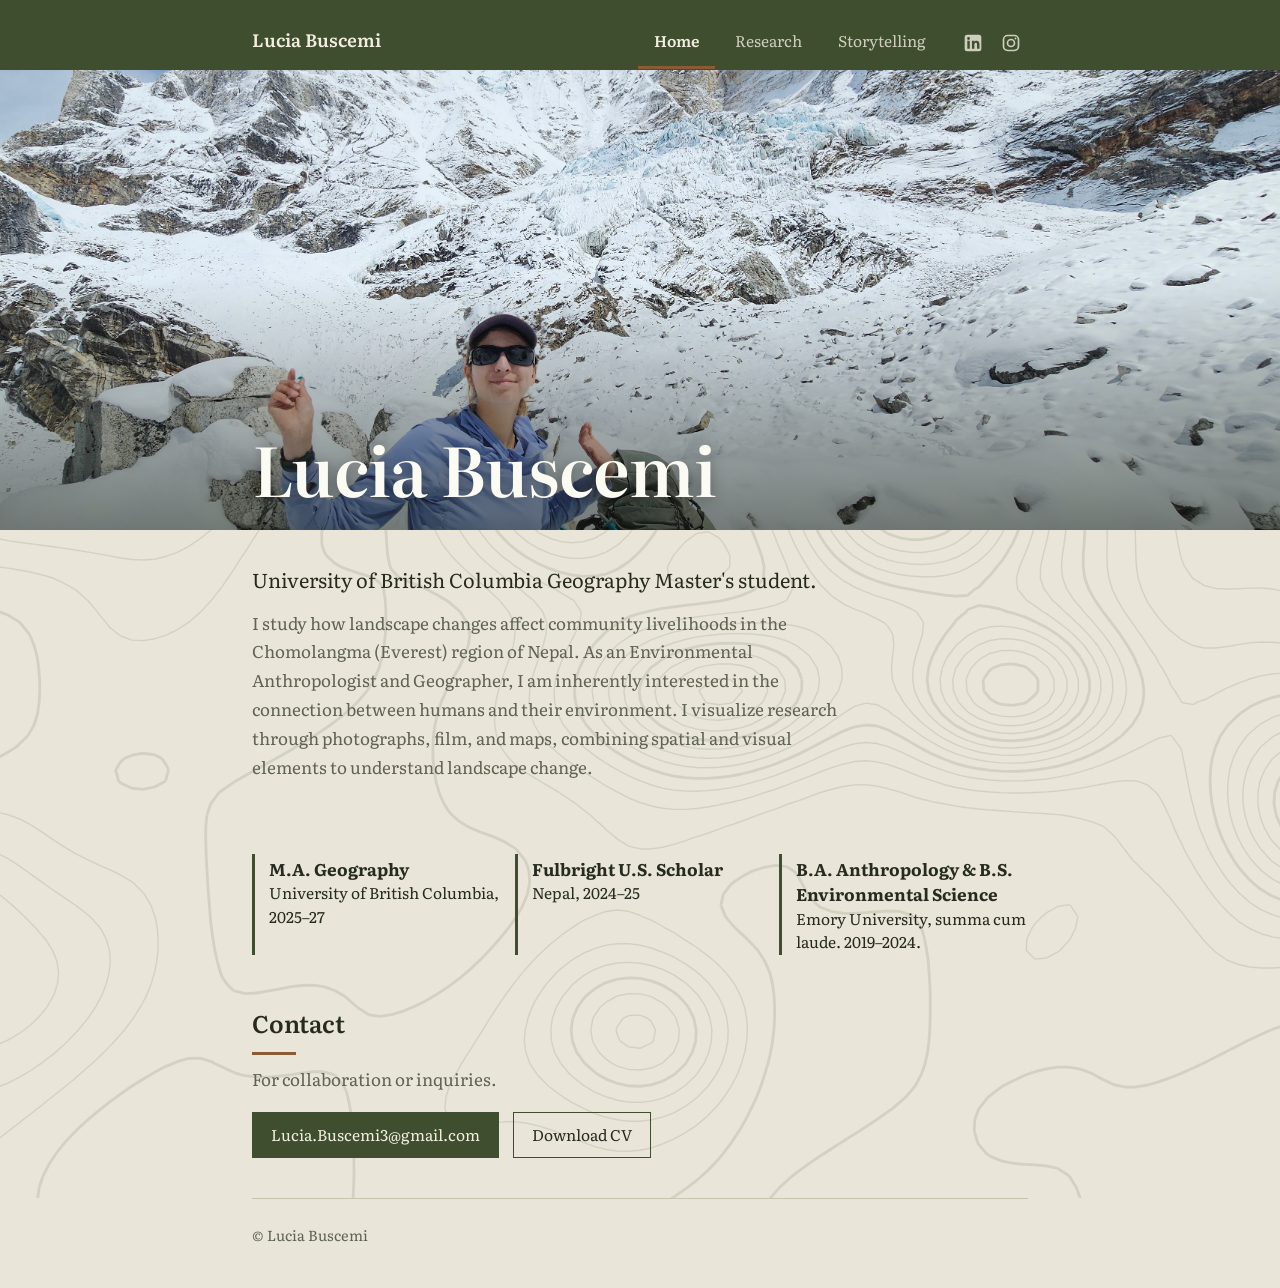
<file: index.html>
<!DOCTYPE html>
<html lang="en">
<head>
<meta charset="utf-8">
<meta name="viewport" content="width=device-width, initial-scale=1, viewport-fit=cover">
<title>Lucia Buscemi</title>
<link href="https://fonts.googleapis.com/css2?family=Literata:ital,opsz,wght@0,7..72,400;0,7..72,600;1,7..72,400&display=swap" rel="stylesheet">
<style>
:root{
  --bg:#e9e5d8; --panel:#f3f0e6; --ink:#272a1f; --muted:#5f6350; --line:#c9c4b0; --moss:#3f4e2e; --on-moss:#f1eedf; --clay:#8c5b34; --link:#3f5a2a;
  box-sizing:border-box; padding-top:env(safe-area-inset-top,0px); padding-bottom:env(safe-area-inset-bottom,0px);
}
@media (prefers-color-scheme: dark){
  :root:not([data-theme="light"]){--bg:#1b1e16;--panel:#23271c;--ink:#e8e6d8;--muted:#a3a68f;--line:#3b402f;--moss:#2c3820;--on-moss:#ecead9;--clay:#d19a6a;--link:#b5cf93}
}
:root[data-theme="dark"]{--bg:#1b1e16;--panel:#23271c;--ink:#e8e6d8;--muted:#a3a68f;--line:#3b402f;--moss:#2c3820;--on-moss:#ecead9;--clay:#d19a6a;--link:#b5cf93}
html{scroll-padding-top:env(safe-area-inset-top,0px)}
*{box-sizing:border-box}
body{margin:0;background:var(--bg);color:var(--ink);font-family:"Literata",Georgia,"Times New Roman",serif;font-size:17px;line-height:1.7}
a{color:var(--link);text-underline-offset:3px}
a:focus-visible,button:focus-visible{outline:2px solid var(--clay);outline-offset:3px}
.wrap{max-width:820px;margin:0 auto;padding:0 22px}
.bar{background:var(--moss);color:var(--on-moss)}
.bar .wrap{display:flex;flex-wrap:wrap;justify-content:space-between;align-items:baseline;gap:8px 28px;padding-top:18px;padding-bottom:0}
.bar .name{font-weight:600;font-size:18px;padding-bottom:14px}
nav{display:flex;gap:4px}
nav a{color:var(--on-moss);text-decoration:none;padding:10px 16px 12px;font-size:15.5px;border-bottom:3px solid transparent;opacity:.8}
nav a:hover{opacity:1}
nav a[aria-current="page"]{opacity:1;border-bottom-color:var(--clay);font-weight:600}
.right{display:flex;align-items:baseline;gap:6px 14px}
.social{display:flex;gap:4px;align-self:center;padding-bottom:2px}
.social a{display:flex;align-items:center;justify-content:center;width:34px;height:34px;color:var(--on-moss);opacity:.8;border-radius:50%}
.social a:hover{opacity:1;background:rgba(255,255,255,.12)}
.social a:focus-visible{outline:2px solid var(--clay);outline-offset:2px;opacity:1}
.social svg{width:20px;height:20px;display:block}
.page{display:none;padding-bottom:40px}
.page.on{display:block}
#home{position:relative;overflow:hidden}
#topo{position:absolute;inset:0;width:100%;height:100%;color:var(--moss);opacity:.12;pointer-events:none}
#home .wrap{position:relative}
.hero{border-bottom:0}
.hero .wrap{position:relative;padding-top:34px;padding-bottom:48px}
.banner{position:relative;height:clamp(280px,44vw,460px);background:var(--moss);overflow:hidden}
.banner img{position:absolute;inset:0;width:100%;height:100%;object-fit:cover;object-position:center}
.banner img[hidden]{display:none}
.banner::after{content:"";position:absolute;inset:0;background:linear-gradient(to top,rgba(18,22,12,.55),rgba(18,22,12,0) 55%);pointer-events:none}
#home .banner .wrap{position:absolute;left:0;right:0;bottom:0;z-index:1;padding:0 22px 26px}
.banner h1{color:#fbfaf3;margin:0;text-shadow:0 1px 14px rgba(0,0,0,.35)}
h1{font-size:clamp(42px,9vw,68px);line-height:1.05;font-weight:600;margin:0 0 20px;letter-spacing:-.015em}
.lede{font-size:20px;line-height:1.55;max-width:34em;margin:0 0 14px}
.sub{max-width:36em;color:var(--muted);margin:0}
h2{font-size:24px;font-weight:600;margin:48px 0 6px}
h2::after{content:"";display:block;width:44px;height:3px;background:var(--clay);margin-top:8px}
.intro{color:var(--muted);margin:10px 0 18px;max-width:40em}
.facts{display:grid;gap:14px;margin-top:24px}
@media(min-width:640px){.facts{grid-template-columns:repeat(3,1fr)}}
.fact{border-left:3px solid var(--moss);padding:2px 0 2px 14px;font-size:15.5px;line-height:1.5}
.fact b{display:block;font-size:17px}
.contact{display:flex;flex-wrap:wrap;gap:10px 14px;margin-top:14px}
.btn{display:inline-block;padding:9px 18px;border:1.5px solid var(--moss);color:var(--ink);text-decoration:none;font-size:15.5px;background:transparent}
.btn.fill{background:var(--moss);color:var(--on-moss)}
.btn:hover{border-color:var(--clay)}
.item{padding:16px 0;border-bottom:1px solid var(--line)}
.item:last-of-type{border-bottom:0}
.item h3{font-size:19px;font-weight:600;margin:0 0 2px;line-height:1.35}
.meta{font-size:14.5px;color:var(--clay);font-style:italic;margin-bottom:4px}
.item p{margin:6px 0 0;max-width:42em}
.embed{margin:16px 0 8px}
.frame{position:relative;width:100%;background:var(--panel);border:1px solid var(--line)}
.frame iframe{position:absolute;inset:0;width:100%;height:100%;border:0}
.frame .empty{position:absolute;inset:0;display:flex;align-items:center;justify-content:center;text-align:center;padding:16px;color:var(--muted);font-style:italic;font-size:15px}
.open{font-size:14.5px;margin-top:6px}
.photos{display:grid;grid-template-columns:repeat(auto-fill,minmax(200px,1fr));gap:12px;margin-top:14px}
.photos figure{margin:0}
.ph{aspect-ratio:4/3;background:var(--panel);border:1px solid var(--line);display:flex;align-items:center;justify-content:center;color:var(--muted);font-size:13px;font-style:italic;text-align:center;padding:8px}
figcaption{font-size:13.5px;color:var(--muted);margin-top:4px}
.carousel{position:relative;margin-top:14px;outline:none}
.slide{position:relative;aspect-ratio:3/2;background:var(--panel);border:1px solid var(--line);display:flex;align-items:center;justify-content:center;color:var(--muted);font-style:italic;font-size:15px;text-align:center;padding:12px}
.slide img{max-width:100%;max-height:100%;object-fit:contain;display:block}
.carousel [hidden]{display:none!important}
.arrow{position:absolute;top:50%;transform:translateY(-50%);width:44px;height:44px;border:0;background:var(--moss);color:var(--on-moss);font-size:26px;line-height:1;cursor:pointer;opacity:.9}
.arrow:hover{background:var(--clay)}
.arrow.prev{left:10px}.arrow.next{right:10px}
.capline{display:flex;justify-content:space-between;gap:16px;margin-top:8px;font-size:14.5px;color:var(--muted);line-height:1.5}
.capline span:first-child{flex:1}
.capline span:last-child{white-space:nowrap}
.dd{position:relative;display:flex}
.menu{display:none;position:absolute;left:0;top:100%;min-width:190px;background:var(--moss);border-top:1px solid rgba(255,255,255,.18);box-shadow:0 8px 18px rgba(0,0,0,.22);z-index:20}
.dd:hover .menu,.dd:focus-within .menu{display:block}
.menu a{display:block;padding:11px 18px;border-bottom:0;opacity:.85;font-size:15px;white-space:nowrap}
.menu a:hover,.menu a:focus-visible{opacity:1;background:rgba(255,255,255,.08)}
.menu a[aria-current="page"]{font-weight:600;opacity:1}
.subnav{display:flex;gap:18px;margin:6px 0 0;font-size:15px}
.subnav a{color:var(--muted);text-decoration:none;border-bottom:2px solid transparent;padding-bottom:2px}
.subnav a:hover{color:var(--ink)}
.subnav a[aria-current="page"]{color:var(--ink);font-weight:600;border-bottom-color:var(--clay)}
.pub{max-width:42em}
.stage{position:relative}
.spread{display:flex;justify-content:center;align-items:center;background:var(--panel);border:1px solid var(--line);min-height:240px}
.spread img{width:50%;height:auto;display:block;min-width:0}
.spread.single img{width:100%;max-width:480px}
.spread .none{padding:60px 16px;color:var(--muted);font-style:italic;font-size:15px;text-align:center}
footer{padding:24px 0 40px;border-top:1px solid var(--line);font-size:14.5px;color:var(--muted)}
</style>
</head>
<body>
<header class="bar"><div class="wrap">
  <span class="name">Lucia Buscemi</span>
  <div class="right">
  <nav aria-label="Pages">
    <a href="#home">Home</a><span class="dd"><a href="#research" data-also="previous">Research</a>
      <span class="menu"><a href="#research">Current project</a><a href="#previous">Previous work</a></span></span>
    <a href="#storytelling">Storytelling</a>
  </nav>
  <div class="social">
    <a href="https://www.linkedin.com/in/lucia-b-6a572013a/" target="_blank" rel="noopener" aria-label="LinkedIn profile">
      <svg viewBox="0 0 24 24" fill="currentColor" aria-hidden="true"><path d="M5 2h14a3 3 0 0 1 3 3v14a3 3 0 0 1-3 3H5a3 3 0 0 1-3-3V5a3 3 0 0 1 3-3zm.2 7.4v9.4h2.9V9.4H5.2zM6.65 4.9a1.7 1.7 0 1 0 0 3.4 1.7 1.7 0 0 0 0-3.4zm4.1 4.5v9.4h2.9v-4.9c0-1.3.5-2.2 1.7-2.2 1.1 0 1.5.8 1.5 2.1v5h2.9v-5.5c0-2.7-1.4-4.1-3.4-4.1-1.3 0-2.2.7-2.7 1.4V9.4h-2.9z" fill-rule="evenodd"/></svg>
    </a>
    <a href="https://www.instagram.com/lucia.buscemi.photo/" target="_blank" rel="noopener" aria-label="Instagram profile">
      <svg viewBox="0 0 24 24" fill="none" stroke="currentColor" stroke-width="2" aria-hidden="true"><rect x="3" y="3" width="18" height="18" rx="5"/><circle cx="12" cy="12" r="4.2"/><circle cx="17.4" cy="6.6" r="1.1" fill="currentColor" stroke="none"/></svg>
    </a>
  </div>
  </div>
</div></header>

<main>
<div class="page" id="home">
  <svg id="topo" viewBox="0 0 1200 800" preserveAspectRatio="xMidYMid slice" fill="none" stroke="currentColor" stroke-linejoin="round" aria-hidden="true"></svg>
  <div class="hero">
    <div class="banner">
      <img id="cover-img" alt="Cover photo">
      <div class="wrap"><h1>Lucia Buscemi</h1></div>
    </div>
    <div class="wrap">
      <p class="lede">University of British Columbia Geography Master's student.</p>
      <p class="sub">I study how landscape changes affect community livelihoods in the Chomolangma (Everest) region of Nepal. As an Environmental Anthropologist and Geographer, I am inherently interested in the connection between humans and their environment. I visualize research through photographs, film, and maps, combining spatial and visual elements to understand landscape change.</p>
    </div>
  </div>
  <div class="wrap">
    <div class="facts">
      <div class="fact"><b>M.A. Geography</b>University of British Columbia, 2025–27</div>
      <div class="fact"><b>Fulbright U.S. Scholar</b>Nepal, 2024–25</div>
      <div class="fact"><b>B.A. Anthropology & B.S. Environmental Science</b>Emory University, summa cum laude. 2019&ndash;2024.</div>
    </div>
    <h2>Contact</h2>
    <p class="intro">For collaboration or inquiries.</p>
    <div class="contact">
      <a class="btn fill" href="mailto:Lucia.Buscemi3@gmail.com">Lucia.Buscemi3@gmail.com</a>
      <a class="btn" href="LB.CV.pdf" target="_blank" rel="noopener">Download CV</a>
    </div>
  </div>
</div>
<div class="page" id="research"><div class="wrap">
  <h2>Research</h2>
  <div class="subnav"><a href="#research">Current project</a><a href="#previous">Previous work</a></div>

  <div class="carousel" id="ls" tabindex="0" role="group" aria-roledescription="carousel" aria-label="Landslides in Solukhumbu">
    <div class="slide"><img id="ls-img" alt="" hidden><span id="ls-none">Photo unavailable</span></div>
    <button class="arrow prev" id="ls-prev" aria-label="Previous photo">&#8249;</button>
    <button class="arrow next" id="ls-next" aria-label="Next photo">&#8250;</button>
    <div class="capline"><span id="ls-cap"></span><span id="ls-count"></span></div>
  </div>

  <div class="item">
    <div class="meta">Master's research at UBC, in progress, 2025&ndash;27</div>
    <h3>The Effects of Hazard-Related Landscape Changes on Livelihoods in Khumbu Pasanglhamu Rural Municipality, Nepal</h3>
    <p>How floods and landslides affect livelihoods in Solukhumbu. Designed with the Sagarmatha Pollution Control Committee and Khumbu Pasanglhamu Rural Municipality. Supervisor: Dr. Michele Koppes, Committee: Dr. Phurwa Dolpopa.</p>
  </div>
  <div class="item">
    <div class="meta">Fulbright research, 2024&ndash;25</div>
    <h3>Tourism infrastructure, climate adaptation, and policy</h3>
    <p>Ethnographic research in the Everest region on trekking trails, adaptation initiatives, and government policy, alongside waste management work including the Carry Me Back program.</p>
    <div class="embed" data-embed="storymap" data-ratio="62%" data-title="ArcGIS StoryMap"></div>
  </div>

  <h2>Publications</h2>
  <p class="pub"><strong>In peer review:</strong> Buscemi, L., Sherpa, M. D., &amp; Koppes, M. (2026). The new road to Jomolangma (Everest) and its consequences of displacement and migration in the Solukhumbu region of Nepal. In <em>IUCN Special Compendium on Migration in Mountain Ecosystems</em>.</p>
</div></div>
<div class="page" id="previous"><div class="wrap">
  <h2>Research</h2>
  <div class="subnav"><a href="#research">Current project</a><a href="#previous">Previous work</a></div>

  <div class="item">
    <div class="meta">Research thesis, Chile, 2024</div>
    <h3>Las Hierbas Medicinales y Problemas Ambientales: Socio-Political-Environmental Nexus of the Mapuche Population in Central-Southern Chile</h3>
    <p>A capstone thesis about the relationship between dictator-era forest plantations in Chile with the Indigenous Mapuche's relationship with/access to medicinal plants.</p>
  </div>
  <div class="item">
    <div class="meta">Honors thesis, 2023</div>
    <h3>Footsteps on the Roof of the World: Navigating Anthropogenic Impacts in the Everest Region</h3>
    <p>Supported by a Halle Institute research fellowship and awarded highest honors. It looks at the autonomy of Khumbu residents and challenges Western media portrayals of trash in the region.</p>
  </div>

  <h2>Scientific poster</h2>
  <p class="intro">Plastic burning in Guatemala.</p>
  <div class="embed" data-embed="poster" data-ratio="133%" data-max="440px" data-title="Scientific poster"></div>
</div></div>
<div class="page" id="storytelling"><div class="wrap">
  <h2>Storytelling</h2>
  <p class="intro">Photography, photojournalism, video, and magazine work.</p>

  <h2>Photography</h2>
  <div class="carousel" id="car" tabindex="0" role="group" aria-roledescription="carousel" aria-label="Photography">
    <div class="slide"><img id="car-img" alt="" hidden><span id="car-none">Photo unavailable</span></div>
    <button class="arrow prev" id="car-prev" aria-label="Previous photo">&#8249;</button>
    <button class="arrow next" id="car-next" aria-label="Next photo">&#8250;</button>
    <div class="capline"><span id="car-cap"></span><span id="car-count"></span></div>
  </div>

  <h2>Photojournalism</h2>
  <p class="intro">Written from informal interviews with residents of El Chaltén, Argentina, this article explores how the newly elected President of Argentina, Javier Milei, threatens land sovereignty and environmental conservation of the Patagonia region.</p>
  <div class="embed" data-embed="photojournalism" data-ratio="62%" data-title="Photojournalism"></div>

  <h2>Video</h2>
  <p class="intro">DRAFT part of a short film about a new road that was built into the Chomolangma (Everest) region of Nepal.</p>
  <div class="embed" data-embed="video" data-ratio="56.25%" data-title="Video"></div>

  <h2>Magazine</h2>
  <p class="intro">The Himalayan Art Symposium 2025 magazine.</p>
  <div class="carousel" id="mag" tabindex="0" role="group" aria-roledescription="carousel" aria-label="Magazine">
    <div class="stage">
      <div class="spread" id="mag-spread"></div>
      <button class="arrow prev" id="mag-prev" aria-label="Previous pages">&#8249;</button>
      <button class="arrow next" id="mag-next" aria-label="Next pages">&#8250;</button>
    </div>
    <div class="capline"><span id="mag-cap"></span><span id="mag-pdf"></span></div>
  </div>
</div></div>
</main>

<div class="wrap"><footer>© Lucia Buscemi</footer></div>

<script>
var EMBEDS = {
  photojournalism: "https://www.canva.com/design/DAF_JvlA7Rw/uStv0QBDQE4K6cSyzGXrGg/view?embed",
  video: "https://www.youtube.com/embed/7JnCS3MT5iM?si=a2xAYNEhiXAOzcc1",
  storymap: "https://storymaps.arcgis.com/stories/f96e7fc4ce134c1085461bcf22367383",
  poster: "https://www.canva.com/design/DAGucFhJKdc/jUPxYcBiiAcR9ZHtkVZmww/view?embed"
};
document.querySelectorAll(".embed").forEach(function(el){
  if (el.dataset.max) el.style.maxWidth = el.dataset.max;
  var url = EMBEDS[el.dataset.embed], f = document.createElement("div");
  f.className = "frame"; f.style.paddingTop = el.dataset.ratio;
  if (url) {
    var i = document.createElement("iframe");
    i.src = url; i.title = el.dataset.title; i.loading = "lazy"; i.allowFullscreen = true;
    i.allow = "accelerometer; autoplay; clipboard-write; encrypted-media; gyroscope; picture-in-picture; web-share; fullscreen; geolocation";
    i.referrerPolicy = "strict-origin-when-cross-origin";
    f.appendChild(i);
    el.appendChild(f);
    var p = document.createElement("p"); p.className = "open";
    p.innerHTML = '<a target="_blank" rel="noopener">Open in a new tab</a>';
    p.firstChild.href = url; el.appendChild(p);
  } else {
    f.innerHTML = '<div class="empty">Unavailable right now.</div>';
    el.appendChild(f);
  }
});
(function(){
  var nx=150, ny=100, S=[[1,.38,1,.13,.10],[1.08,.55,.93,.10,.07],[.82,.55,.82,.12,.07],[.98,.2,.6,.09,.07],[.68,.38,.62,.09,.08],[.25,.3,.7,.14,.10],[1.35,.65,.75,.10,.10],[.75,.85,.5,.08,.07],[.1,.8,.35,.15,.12]];
  function h(x,y){
    var v=.1;
    S.forEach(function(k){var dx=(x-k[0])/k[3],dy=(y-k[1])/k[4];v+=k[2]*Math.exp(-(dx*dx+dy*dy));});
    return v+.035*Math.sin(x*14+y*6)+.03*Math.sin(y*19-x*7+1)+.015*Math.sin(x*31+y*23);
  }
  var g=[],i,j,k;
  for(j=0;j<=ny;j++){g[j]=[];for(i=0;i<=nx;i++)g[j][i]=h(i/nx*1.5,j/ny);}
  var cw=1200/nx,ch=800/ny,thin="",thick="";
  for(k=0;k<14;k++){
    var l=.1+k*.075,d="";
    for(j=0;j<ny;j++)for(i=0;i<nx;i++){
      var a=g[j][i],b=g[j][i+1],c=g[j+1][i+1],e=g[j+1][i],x0=i*cw,y0=j*ch;
      var m=(a>l?8:0)|(b>l?4:0)|(c>l?2:0)|(e>l?1:0);
      if(m==0||m==15)continue;
      var P={T:[x0+cw*(l-a)/(b-a),y0],R:[x0+cw,y0+ch*(l-b)/(c-b)],B:[x0+cw*(l-e)/(c-e),y0+ch],L:[x0,y0+ch*(l-a)/(e-a)]};
      var T={1:"LB",2:"BR",3:"LR",4:"TR",5:"TLBR",6:"TB",7:"TL",8:"TL",9:"TB",10:"TRLB",11:"TR",12:"LR",13:"BR",14:"LB"}[m];
      for(var q=0;q<T.length;q+=2){var p1=P[T[q]],p2=P[T[q+1]];d+="M"+p1[0].toFixed(1)+" "+p1[1].toFixed(1)+"L"+p2[0].toFixed(1)+" "+p2[1].toFixed(1);}
    }
    if(k%4==0)thick+=d;else thin+=d;
  }
  document.getElementById("topo").innerHTML='<path d="'+thin+'" stroke-width="1"/><path d="'+thick+'" stroke-width="2"/>';
})();
var PHOTO_DIR = "photos/";
var PHOTOS = [
  {src: PHOTO_DIR + "himalayanart-1.JPG", caption: "Himalayan Art Symposium | Salleri, Solukhumbu, Nepal | May 2025"},
  {src: PHOTO_DIR + "himalayanart-2.JPG", caption: "Himalayan Art Symposium | Salleri, Solukhumbu, Nepal | May 2025"},
  {src: PHOTO_DIR + "himalayanart-3.JPG", caption: "Himalayan Art Symposium | Salleri, Solukhumbu, Nepal | May 2025"},
  {src: PHOTO_DIR + "himalayanart-4.JPG", caption: "Himalayan Art Symposium | Salleri, Solukhumbu, Nepal | May 2025"},
  {src: PHOTO_DIR + "himalayanart-5.JPG", caption: "Himalayan Art Symposium | Salleri, Solukhumbu, Nepal | May 2025"},
  {src: PHOTO_DIR + "himalayanart-6.JPG", caption: "Himalayan Art Symposium | Salleri, Solukhumbu, Nepal | May 2025"},
  {src: PHOTO_DIR + "himalayanart-7.JPG", caption: "Himalayan Art Symposium | Salleri, Solukhumbu, Nepal | May 2025"},
  {src: PHOTO_DIR + "himalayanart-8.JPG", caption: "Himalayan Art Symposium | Salleri, Solukhumbu, Nepal | May 2025"},
  {src: PHOTO_DIR + "himalayanart-9.JPG", caption: "Himalayan Art Symposium | Salleri, Solukhumbu, Nepal | May 2025"},
  {src: PHOTO_DIR + "himalayanart-10.JPG", caption: "Himalayan Art Symposium | Salleri, Solukhumbu, Nepal | May 2025"},
  {src: PHOTO_DIR + "himalayanart-11.JPG", caption: "Himalayan Art Symposium | Salleri, Solukhumbu, Nepal | May 2025"},
  {src: PHOTO_DIR + "himalayanart-12.JPG", caption: "Himalayan Art Symposium | Salleri, Solukhumbu, Nepal | May 2025"},
  {src: PHOTO_DIR + "himalayanart-13.JPG", caption: "Himalayan Art Symposium | Salleri, Solukhumbu, Nepal | May 2025"},
  {src: PHOTO_DIR + "himalayanart-14.JPG", caption: "Himalayan Art Symposium | Salleri, Solukhumbu, Nepal | May 2025"},
  {src: PHOTO_DIR + "himalayanart-15.JPG", caption: "Himalayan Art Symposium | Salleri, Solukhumbu, Nepal | May 2025"},
  {src: PHOTO_DIR + "himalayanart-16.JPG", caption: "Himalayan Art Symposium | Salleri, Solukhumbu, Nepal | May 2025"},
  {src: PHOTO_DIR + "himalayanart-17.JPG", caption: "Himalayan Art Symposium | Salleri, Solukhumbu, Nepal | May 2025"},
  {src: PHOTO_DIR + "nature-1.JPG", caption: "Cerro Chaltén | Patagonia, Argentina | January 2024"},
  {src: PHOTO_DIR + "nature-2.JPG", caption: "Cerro Chaltén | Patagonia, Argentina | January 2024"},
  {src: PHOTO_DIR + "nature-3.JPG", caption: "Torres del Paine National Park | Patagonia, Chile | February 2024"},
  {src: PHOTO_DIR + "nature-4.JPG", caption: "Torres del Paine National Park | Patagonia, Chile | February 2024"},
  {src: PHOTO_DIR + "khumbu-1.JPG", caption: "Porter above Namche Bazaar | Solukhumbu, Nepal | June 2022"},
  {src: PHOTO_DIR + "khumbu-2.JPG", caption: "Chomolangma (Everest) Base Camp during the monsoon | Solukhumbu, Nepal | July 2022"},
  {src: PHOTO_DIR + "khumbu-3.JPG", caption: "Sunset over Chomolangma (Everest) from Kala Pattar | Solukhumbu, Nepal | June 2023"},
  {src: PHOTO_DIR + "khumbu-4.JPG", caption: "Ama Dablam | Solukhumbu, Nepal | June 2023"},
  {src: PHOTO_DIR + "patagonia-1.JPG", caption: "Glaciar Grey, Southern Patagonia Ice Field | Torres del Paine National Park, Chile | February 2024"},
  {src: PHOTO_DIR + "patagonia-2.JPG", caption: "Glaciar Grey, Southern Patagonia Ice Field | Torres del Paine National Park, Chile | February 2024"},
  {src: PHOTO_DIR + "peru-1.JPG", caption: "Sand Buggy, Huacachina Desert Oasis | Peru | January 2020"}
];
function makeCarousel(id, list){
  var i=0, box=document.getElementById(id), img=document.getElementById(id+"-img"), none=document.getElementById(id+"-none"),
      cap=document.getElementById(id+"-cap"), cnt=document.getElementById(id+"-count"),
      prev=document.getElementById(id+"-prev"), next=document.getElementById(id+"-next");
  function render(){
    var p=list[i]; cap.textContent=p.caption||""; cnt.textContent=(i+1)+" / "+list.length;
    if(p.src){ none.hidden=true; img.hidden=false; img.alt=p.caption||"Photograph"; img.src=p.src; }
    else { img.hidden=true; none.hidden=false; none.textContent="Photo unavailable"; }
  }
  img.addEventListener("error",function(){
    var u=list[i].src, alt=/\.JPG$/.test(u)?u.replace(/\.JPG$/,".jpg"):(/\.jpg$/.test(u)?u.replace(/\.jpg$/,".JPG"):"");
    if(alt && img.getAttribute("src")===u){ img.src=alt; return; }
    img.hidden=true; none.hidden=false; none.textContent="Photo not found: "+u;
  });
  function go(d){ i=(i+d+list.length)%list.length; render(); }
  prev.onclick=function(){go(-1)}; next.onclick=function(){go(1)};
  if(list.length<2){ prev.hidden=true; next.hidden=true; }
  box.addEventListener("keydown",function(e){ if(e.key==="ArrowLeft")go(-1); if(e.key==="ArrowRight")go(1); });
  var x0=null;
  box.addEventListener("touchstart",function(e){x0=e.touches[0].clientX},{passive:true});
  box.addEventListener("touchend",function(e){ if(x0===null)return; var dx=e.changedTouches[0].clientX-x0; if(Math.abs(dx)>40)go(dx<0?1:-1); x0=null; });
  render();
}
makeCarousel("car", PHOTOS.length ? PHOTOS : [{src:"",caption:"Caption, place, year"}]);
var LANDSLIDES = [
  {src: PHOTO_DIR + "Landslides1.JPG", caption: "A nine-year-old girl sits next to her family home that was destroyed in a landslide triggered by road building five years previous in Solukhumbu, Nepal. Although she told us she did not remember this house, she walked to the house and sat down next to it pensively on her own accord, so maybe a part of her does remember."},
  {src: PHOTO_DIR + "Landslides2.JPG", caption: "Road construction workers, after being asked not to, threw rocks from where they were building toward a house, leaving many holes in the roof and sides, and windows cracked."},
  {src: PHOTO_DIR + "Landslides3.JPG", caption: "The road from Paiya to Surke, Solukhumbu, Nepal, in a very landslide prone area."},
  {src: PHOTO_DIR + "Landslides4.JPG", caption: "A hydropower project under construction, fed from the Luja Khola. This project has been responsible for continuous blasting for five years, and has caused many, many landslides."},
  {src: PHOTO_DIR + "Landslides5.JPG", caption: "The Dudhkoshi River, Solukhumbu, Nepal, which has been subject to glacial lake outburst floods over the past decades."},
  {src: PHOTO_DIR + "Landslides6.JPG", caption: "Buksa, Solukhumbu, with the scars of landslides from the Luja Khola Hydropower project in the background."}
];
makeCarousel("ls", LANDSLIDES);
var MAGAZINE_DIR = "magazine/";
var MAGAZINE_PAGES = 66;
var MAGAZINE = {
  pages: [],
  pdf: ""
};
for (var n = 1; n <= MAGAZINE_PAGES; n++) MAGAZINE.pages.push(MAGAZINE_DIR + "page-" + (n < 10 ? "0" : "") + n + ".jpg");
(function(){
  var pages=MAGAZINE.pages, sp=document.getElementById("mag-spread"), box=document.getElementById("mag"),
      cap=document.getElementById("mag-cap"), pdf=document.getElementById("mag-pdf"),
      prev=document.getElementById("mag-prev"), next=document.getElementById("mag-next"), i=0, views=[], single=false;
  function build(){
    single=window.innerWidth<640; views=[];
    if(single){ pages.forEach(function(_,k){views.push([k])}); }
    else { if(pages.length) views.push([0]); for(var k=1;k<pages.length;k+=2) views.push(k+1<pages.length?[k,k+1]:[k]); }
  }
  function render(){
    sp.innerHTML=""; sp.className="spread"+(single?" single":"");
    if(!pages.length){ sp.innerHTML='<div class="none">Magazine pages are unavailable right now.</div>'; cap.textContent=""; prev.hidden=next.hidden=true; return; }
    var v=views[i]; v.forEach(function(k){var im=document.createElement("img"); im.alt="Magazine page "+(k+1);
      im.onerror=function(){ var u=im.getAttribute("src"); if(!im.dataset.r){ im.dataset.r=1; im.src=/\.jpg$/.test(u)?u.replace(/\.jpg$/,".JPG"):u.replace(/\.JPG$/,".jpg"); } };
      im.src=pages[k]; sp.appendChild(im);});
    if(views[i+1]) views[i+1].forEach(function(k){ new Image().src=pages[k]; });
    cap.textContent=(v.length>1?"Pages "+(v[0]+1)+"\u2013"+(v[1]+1):"Page "+(v[0]+1))+" of "+pages.length;
    prev.hidden=next.hidden=views.length<2;
  }
  function go(d){ i=(i+d+views.length)%views.length; render(); }
  function find(pg){ for(var k=0;k<views.length;k++) if(views[k].indexOf(pg)>-1) return k; return 0; }
  prev.onclick=function(){go(-1)}; next.onclick=function(){go(1)};
  box.addEventListener("keydown",function(e){ if(e.key==="ArrowLeft")go(-1); if(e.key==="ArrowRight")go(1); });
  var x0=null;
  box.addEventListener("touchstart",function(e){x0=e.touches[0].clientX},{passive:true});
  box.addEventListener("touchend",function(e){ if(x0===null)return; var dx=e.changedTouches[0].clientX-x0; if(Math.abs(dx)>40)go(dx<0?1:-1); x0=null; });
  window.addEventListener("resize",function(){ var was=single, pg=views[i]?views[i][0]:0; build(); if(was!==single){ i=find(pg); render(); } });
  if(MAGAZINE.pdf){ pdf.innerHTML='<a download>Download the magazine (PDF)</a>'; pdf.firstChild.href=MAGAZINE.pdf; }
  build(); render();
})();
(function(){
  var im=document.getElementById("cover-img");
  im.addEventListener("error",function(){
    var u=im.getAttribute("src");
    if(!im.dataset.r){ im.dataset.r=1; im.src=/\.jpg$/.test(u)?u.replace(/\.jpg$/,".JPG"):u.replace(/\.JPG$/,".jpg"); }
    else { im.hidden=true; }
  });
  im.src=PHOTO_DIR+"coverphoto.jpg";
})();
function show(id){
  if (!id || !document.getElementById(id)) id = "home";
  document.querySelectorAll(".page").forEach(function(p){p.classList.toggle("on", p.id === id)});
  document.querySelectorAll("nav a, .subnav a").forEach(function(a){
    var on = a.getAttribute("href") === "#" + id || (a.dataset.also || "").split(" ").indexOf(id) > -1;
    if (on) a.setAttribute("aria-current","page"); else a.removeAttribute("aria-current");
  });
  window.scrollTo(0,0);
}
function fromHash(){ var h=""; try{h=location.hash.slice(1);}catch(e){} show(h); }
document.querySelectorAll("nav a, .subnav a").forEach(function(a){
  a.addEventListener("click", function(e){
    e.preventDefault();
    var id = a.getAttribute("href").slice(1);
    show(id);
    try{ a.blur(); }catch(err){}
    try{ history.replaceState(null, "", "#" + id); }catch(err){}
  });
});
window.addEventListener("hashchange", fromHash);
fromHash();
</script>
</body>
</html>
</file>
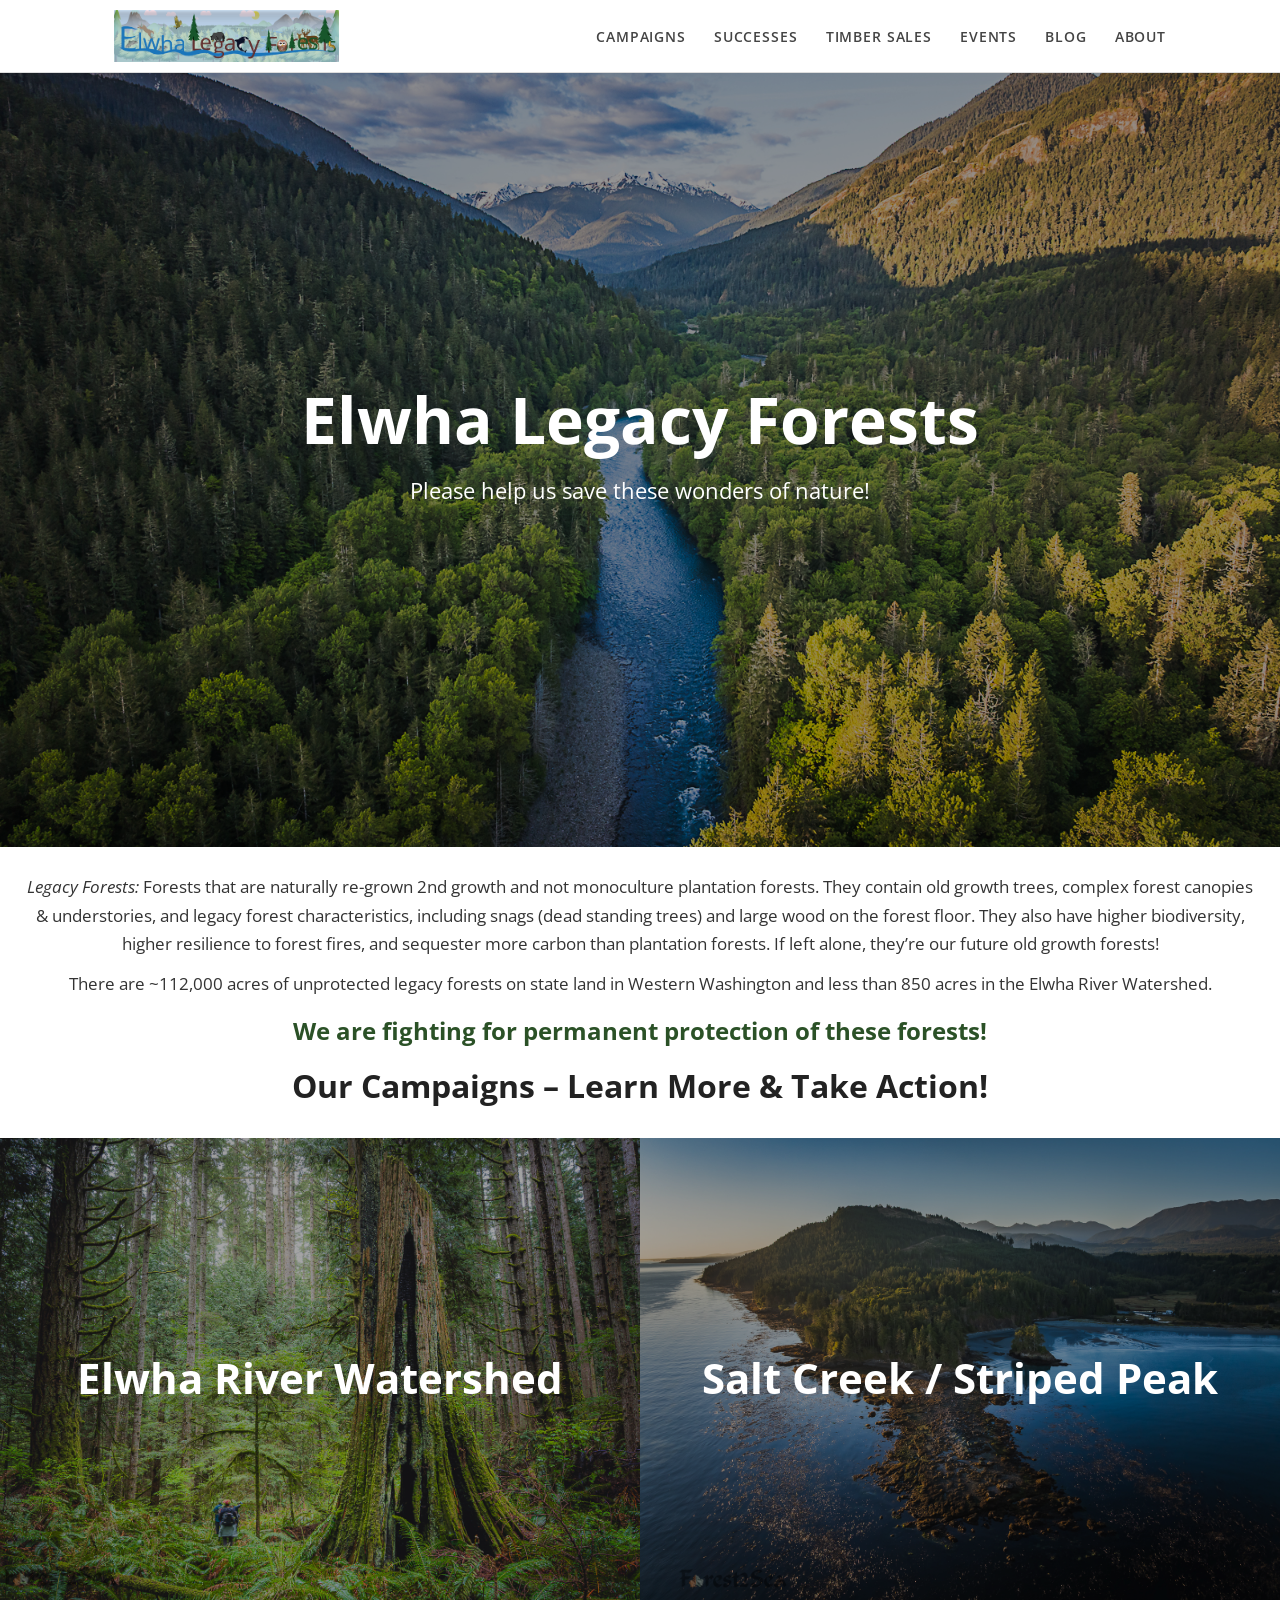
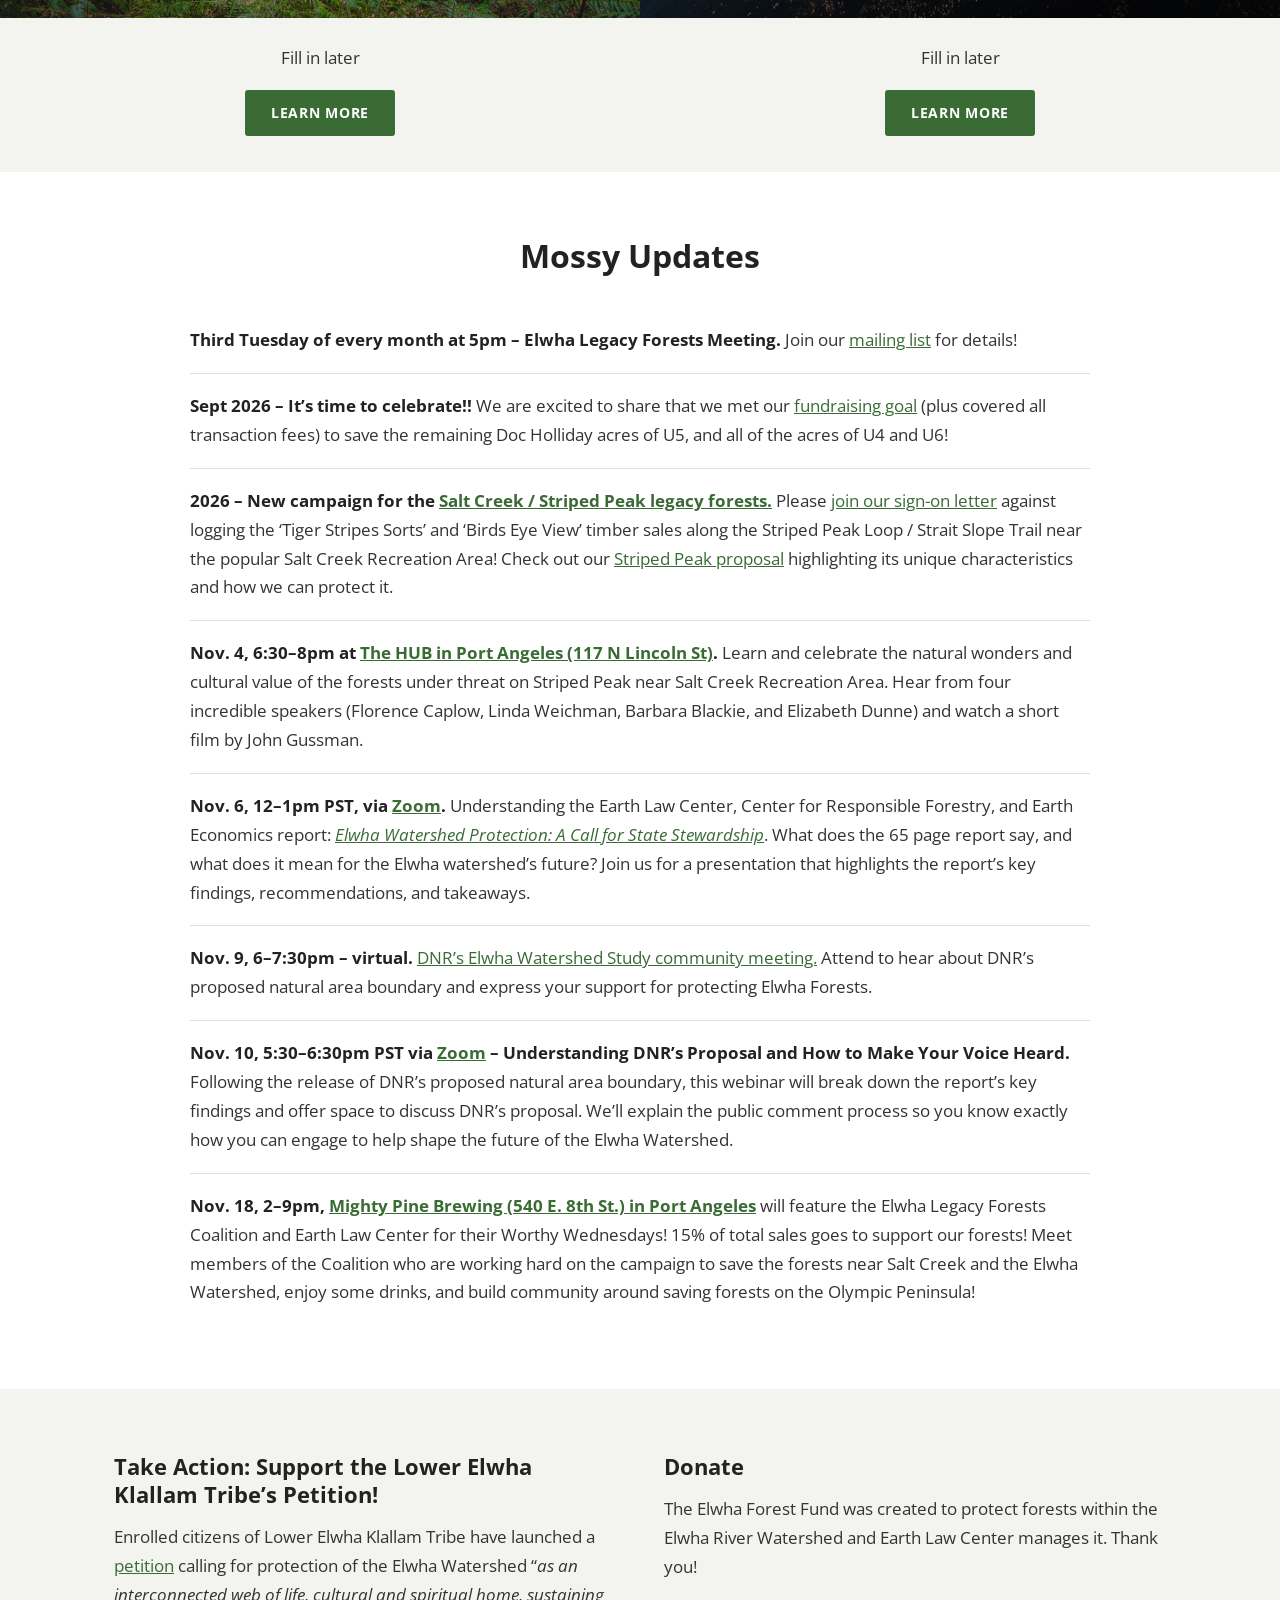
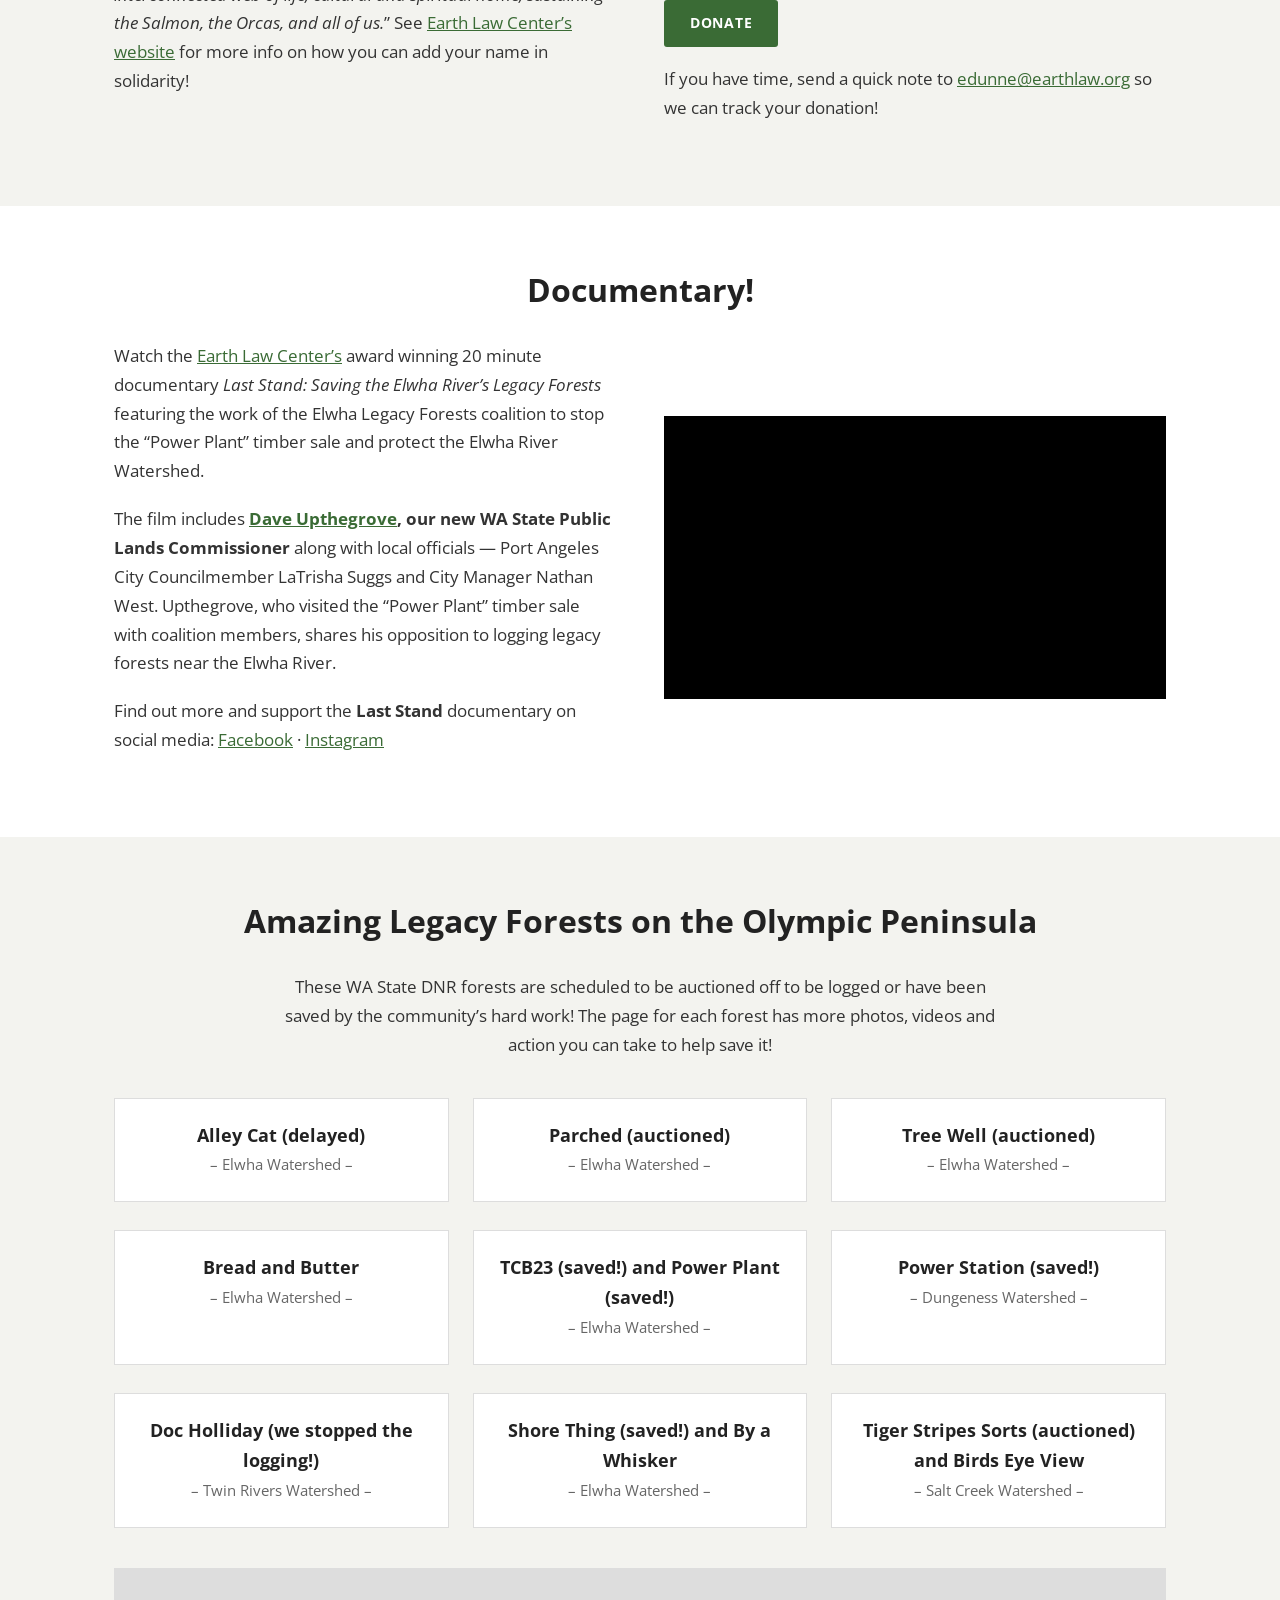
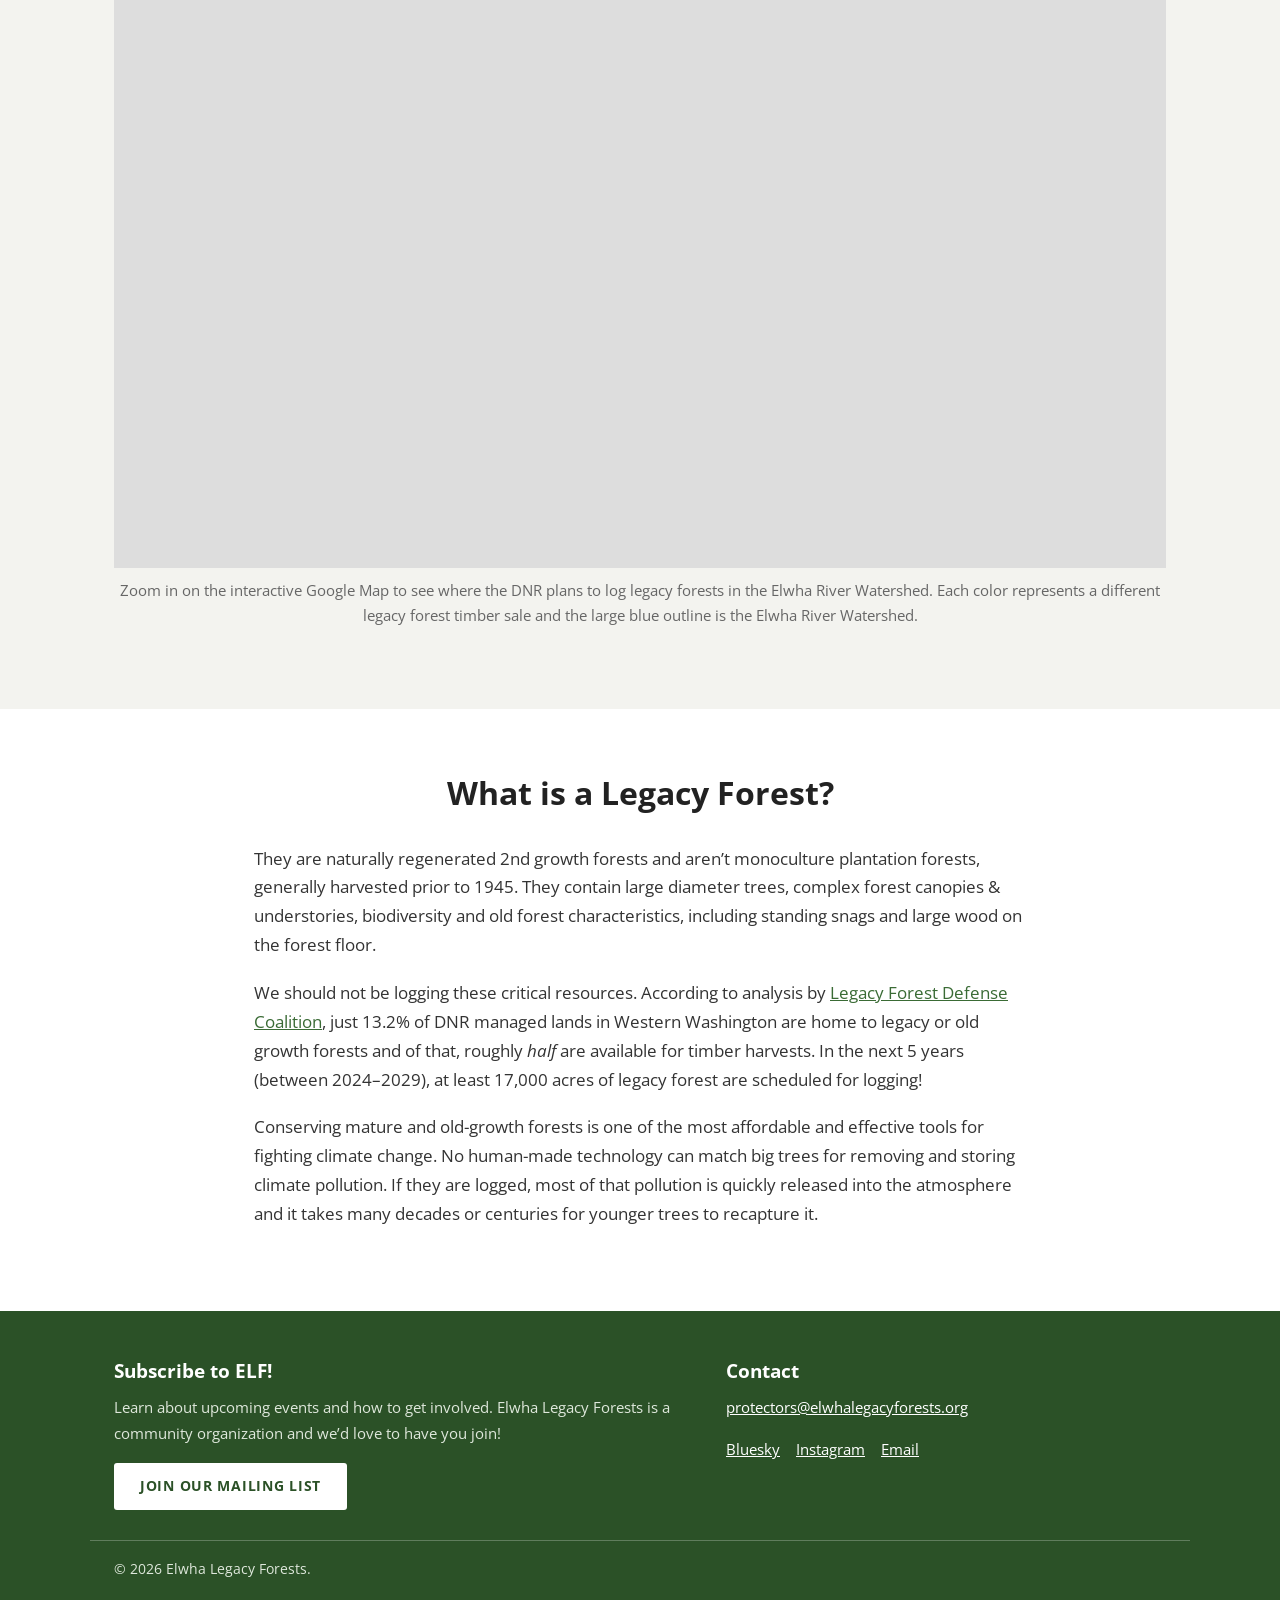
<file: elwha/index.html>
<!DOCTYPE html>
<html lang="en">
<head>
  <meta charset="utf-8">
  <meta name="viewport" content="width=device-width, initial-scale=1">
  <title>Elwha Legacy Forests</title>
  <meta name="description" content="A grassroots coalition fighting for permanent protection of legacy forests on the Olympic Peninsula, Washington.">
  <link rel="preconnect" href="https://fonts.googleapis.com">
  <link rel="preconnect" href="https://fonts.gstatic.com" crossorigin>
  <link href="https://fonts.googleapis.com/css2?family=Open+Sans:wght@400;600;700;800&display=swap" rel="stylesheet">
  <link rel="stylesheet" href="style.css?v=5">
</head>
<body>

<header class="site-header">
  <div class="wrap">
    <a class="brand" href="index.html"><img src="photos/elwhalogo.png" alt="Elwha Legacy Forests"></a>
    <button class="nav-toggle" aria-label="Menu" aria-expanded="false">Menu</button>
    <ul class="nav">
      <li class="has-sub"><a href="index.html#campaigns">Campaigns</a>
        <ul class="sub">
          <li><a href="elwha-river-watershed.html">Elwha River Watershed</a></li>
          <li><a href="salt-creek-striped-peak.html">Salt Creek / Striped Peak</a></li>
        </ul>
      </li>
      <li><a href="successes.html">Successes</a></li>
      <li><a href="timber-sales.html">Timber Sales</a></li>
      <li><a href="events.html">Events</a></li>
      <li><a href="blog.html">Blog</a></li>
      <li><a href="about.html">About</a></li>
    </ul>
  </div>
</header>

<main>

  <div class="hero">
    <img src="photos/ElwhaHome.jpg" alt="Elwha legacy forest">
    <div class="hero-inner">
      <h1>Elwha Legacy Forests</h1>
      <p class="tagline">Please help us save these wonders of nature!</p>
    </div>
  </div>

  <section class="intro">
    <div class="wrap prose center">
      <p><em>Legacy Forests:</em> Forests that are naturally re-grown 2nd growth and not monoculture plantation forests. They contain old growth trees, complex forest canopies &amp; understories, and legacy forest characteristics, including snags (dead standing trees) and large wood on the forest floor. They also have higher biodiversity, higher resilience to forest fires, and sequester more carbon than plantation forests. If left alone, they’re our future old growth forests!</p>
      <p>There are ~112,000 acres of unprotected legacy forests on state land in Western Washington and less than 850 acres in the Elwha River Watershed.</p>
      <p class="fight">We are fighting for permanent protection of these forests!</p>
    </div>
  </section>

  <section class="campaigns" id="campaigns">
    <div class="wrap">
      <h2 class="section-title">Our Campaigns – Learn More &amp; Take Action!</h2>
    </div>
    <div class="campaign-split">
      <a class="campaign" href="elwha-river-watershed.html">
        <div class="campaign-photo">
          <img src="photos/elwhatree.jpg" alt="Legacy forest in the Elwha River Watershed">
          <h3>Elwha River Watershed</h3>
        </div>
        <div class="campaign-body">
          <p>Fill in later</p>
          <span class="btn">Learn More</span>
        </div>
      </a>
      <a class="campaign" href="salt-creek-striped-peak.html">
        <div class="campaign-photo">
          <img src="photos/saltcreek.jpg" alt="Salt Creek and Striped Peak legacy forest">
          <h3>Salt Creek / Striped Peak</h3>
        </div>
        <div class="campaign-body">
          <p>Fill in later</p>
          <span class="btn">Learn More</span>
        </div>
      </a>
    </div>
  </section>

  <section id="updates">
    <div class="wrap">
      <h2 class="section-title">Mossy Updates</h2>
      <ul class="updates-list">
        <li><strong>Third Tuesday of every month at 5pm – Elwha Legacy Forests Meeting.</strong> Join our <a href="about.html">mailing list</a> for details!</li>
        <li><strong>Sept 2026 – It’s time to celebrate!!</strong> We are excited to share that we met our <a href="https://www.gofundme.com/f/save-doc-holliday-units-4-6">fundraising goal</a> (plus covered all transaction fees) to save the remaining Doc Holliday acres of U5, and all of the acres of U4 and U6!</li>
        <li><strong>2026 – New campaign for the <a href="salt-creek-striped-peak.html">Salt Creek / Striped Peak legacy forests.</a></strong> Please <a href="https://docs.google.com/forms/d/e/1FAIpQLSf--j2KpRMeKrNz3nE8H5NejMdi2MxdyQrUgmyaBSbgrZEVzA/viewform">join our sign-on letter</a> against logging the ‘Tiger Stripes Sorts’ and ‘Birds Eye View’ timber sales along the Striped Peak Loop / Strait Slope Trail near the popular Salt Creek Recreation Area! Check out our <a href="https://elwhalegacyforests.org/wp-content/uploads/sites/18/2026/11/20261104-Striped-Peak-Proposal.pdf">Striped Peak proposal</a> highlighting its unique characteristics and how we can protect it.</li>
        <li><strong>Nov. 4, 6:30–8pm at <a href="https://maps.app.goo.gl/3BhLu9NpsTZdfpkA8">The HUB in Port Angeles (117 N Lincoln St)</a>.</strong> Learn and celebrate the natural wonders and cultural value of the forests under threat on Striped Peak near Salt Creek Recreation Area. Hear from four incredible speakers (Florence Caplow, Linda Weichman, Barbara Blackie, and Elizabeth Dunne) and watch a short film by John Gussman.</li>
        <li><strong>Nov. 6, 12–1pm PST, via <a href="https://us06web.zoom.us/j/84651730148">Zoom</a>.</strong> Understanding the Earth Law Center, Center for Responsible Forestry, and Earth Economics report: <a href="https://elwhalegacyforests.org/wp-content/uploads/sites/18/2026/09/EE-etal-Elwha-Watershed-Protection-report.pdf"><em>Elwha Watershed Protection: A Call for State Stewardship</em></a>. What does the 65 page report say, and what does it mean for the Elwha watershed’s future? Join us for a presentation that highlights the report’s key findings, recommendations, and takeaways.</li>
        <li><strong>Nov. 9, 6–7:30pm – virtual.</strong> <a href="https://dnr-wa-gov.zoom.us/webinar/register/WN_9dBVIUcDSESlITrZpAOXtA">DNR’s Elwha Watershed Study community meeting.</a> Attend to hear about DNR’s proposed natural area boundary and express your support for protecting Elwha Forests.</li>
        <li><strong>Nov. 10, 5:30–6:30pm PST via <a href="https://us06web.zoom.us/j/87653236579">Zoom</a> – Understanding DNR’s Proposal and How to Make Your Voice Heard.</strong> Following the release of DNR’s proposed natural area boundary, this webinar will break down the report’s key findings and offer space to discuss DNR’s proposal. We’ll explain the public comment process so you know exactly how you can engage to help shape the future of the Elwha Watershed.</li>
        <li><strong>Nov. 18, 2–9pm, <a href="https://maps.app.goo.gl/uSa31WryTA7w4r3cA">Mighty Pine Brewing (540 E. 8th St.) in Port Angeles</a></strong> will feature the Elwha Legacy Forests Coalition and Earth Law Center for their Worthy Wednesdays! 15% of total sales goes to support our forests! Meet members of the Coalition who are working hard on the campaign to save the forests near Salt Creek and the Elwha Watershed, enjoy some drinks, and build community around saving forests on the Olympic Peninsula!</li>
      </ul>
    </div>
  </section>

  <section class="alt" id="take-action">
    <div class="wrap two-col">
      <div>
        <h3>Take Action: Support the Lower Elwha Klallam Tribe’s Petition!</h3>
        <p>Enrolled citizens of Lower Elwha Klallam Tribe have launched a <a href="https://elwhalegacyforests.org/wp-content/uploads/sites/18/2024/10/20241024-Calling-for-the-Protection-POSTER.pdf">petition</a> calling for protection of the Elwha Watershed “<em>as an interconnected web of life, cultural and spiritual home, sustaining the Salmon, the Orcas, and all of us.</em>” See <a href="https://www.earthlawcenter.org/elwha-legacy-forests">Earth Law Center’s website</a> for more info on how you can add your name in solidarity!</p>
      </div>
      <div>
        <h3>Donate</h3>
        <p>The Elwha Forest Fund was created to protect forests within the Elwha River Watershed and Earth Law Center manages it. Thank you!</p>
        <p><a class="btn" href="https://givebutter.com/elwhaforestfund">Donate</a></p>
        <p>If you have time, send a quick note to <a href="mailto:edunne@earthlaw.org">edunne@earthlaw.org</a> so we can track your donation!</p>
      </div>
    </div>
  </section>

  <section id="documentary">
    <div class="wrap">
      <h2 class="section-title">Documentary!</h2>
      <div class="two-col center-v">
        <div>
          <p>Watch the <a href="https://www.earthlawcenter.org/elwha-legacy-forests">Earth Law Center’s</a> award winning 20 minute documentary <em>Last Stand: Saving the Elwha River’s Legacy Forests</em> featuring the work of the Elwha Legacy Forests coalition to stop the “Power Plant” timber sale and protect the Elwha River Watershed.</p>
          <p>The film includes <strong><a href="https://upthegrove.org">Dave Upthegrove</a>, our new WA State Public Lands Commissioner</strong> along with local officials — Port Angeles City Councilmember LaTrisha Suggs and City Manager Nathan West. Upthegrove, who visited the “Power Plant” timber sale with coalition members, shares his opposition to logging legacy forests near the Elwha River.</p>
          <p>Find out more and support the <strong>Last Stand</strong> documentary on social media: <a href="https://www.facebook.com/filmlaststand/">Facebook</a> · <a href="https://www.instagram.com/laststandfilm/">Instagram</a></p>
        </div>
        <div class="video">
          <iframe src="https://www.youtube.com/embed/MnWXQAphs7w" title="Last Stand: Saving the Elwha River’s Legacy Forests" allowfullscreen loading="lazy"></iframe>
        </div>
      </div>
    </div>
  </section>

  <section class="alt" id="forests">
    <div class="wrap">
      <h2 class="section-title">Amazing Legacy Forests on the Olympic Peninsula</h2>
      <p class="lede">These WA State DNR forests are scheduled to be auctioned off to be logged or have been saved by the community’s hard work! The page for each forest has more photos, videos and action you can take to help save it!</p>

      <div class="forest-grid">
        <a class="forest" href="https://elwhalegacyforests.org/alley-cat/"><b>Alley Cat (delayed)</b><span>– Elwha Watershed –</span></a>
        <a class="forest" href="https://elwhalegacyforests.org/parched/"><b>Parched (auctioned)</b><span>– Elwha Watershed –</span></a>
        <a class="forest" href="https://elwhalegacyforests.org/tree-well/"><b>Tree Well (auctioned)</b><span>– Elwha Watershed –</span></a>
        <a class="forest" href="https://elwhalegacyforests.org/bread-and-butter/"><b>Bread and Butter</b><span>– Elwha Watershed –</span></a>
        <a class="forest" href="https://elwhalegacyforests.org/oat-powerplant-tcb23/"><b>TCB23 (saved!) and Power Plant (saved!)</b><span>– Elwha Watershed –</span></a>
        <a class="forest" href="https://elwhalegacyforests.org/power-station/"><b>Power Station (saved!)</b><span>– Dungeness Watershed –</span></a>
        <a class="forest" href="https://elwhalegacyforests.org/doc-holliday/"><b>Doc Holliday (we stopped the logging!)</b><span>– Twin Rivers Watershed –</span></a>
        <a class="forest" href="https://adventurephotography.forest2sea.com/shore-thing-forest/"><b>Shore Thing (saved!) and By a Whisker</b><span>– Elwha Watershed –</span></a>
        <a class="forest" href="salt-creek-striped-peak.html"><b>Tiger Stripes Sorts (auctioned) and Birds Eye View</b><span>– Salt Creek Watershed –</span></a>
      </div>

      <div class="map-frame">
        <iframe src="https://www.google.com/maps/d/embed?mid=1ympvTAd28ycEOe5iPZjdjvn8zqQ7Wts&amp;hl=en&amp;ehbc=2E312F&amp;ll=48.09242600704097%2C-123.57836752240999&amp;z=12" title="Map of DNR legacy forest timber sales" loading="lazy"></iframe>
      </div>
      <p class="caption">Zoom in on the interactive Google Map to see where the DNR plans to log legacy forests in the Elwha River Watershed. Each color represents a different legacy forest timber sale and the large blue outline is the Elwha River Watershed.</p>
    </div>
  </section>

  <section id="legacy-forest">
    <div class="wrap prose">
      <h2 class="section-title">What is a Legacy Forest?</h2>
      <p>They are naturally regenerated 2nd growth forests and aren’t monoculture plantation forests, generally harvested prior to 1945. They contain large diameter trees, complex forest canopies &amp; understories, biodiversity and old forest characteristics, including standing snags and large wood on the forest floor.</p>
      <p>We should not be logging these critical resources. According to analysis by <a href="https://www.wlfdc.org/">Legacy Forest Defense Coalition</a>, just 13.2% of DNR managed lands in Western Washington are home to legacy or old growth forests and of that, roughly <em>half</em> are available for timber harvests. In the next 5 years (between 2024–2029), at least 17,000 acres of legacy forest are scheduled for logging!</p>
      <p>Conserving mature and old-growth forests is one of the most affordable and effective tools for fighting climate change. No human-made technology can match big trees for removing and storing climate pollution. If they are logged, most of that pollution is quickly released into the atmosphere and it takes many decades or centuries for younger trees to recapture it.</p>
    </div>
  </section>

</main>

<footer class="site-footer">
  <div class="wrap footer-grid">
    <div>
      <h3>Subscribe to ELF!</h3>
      <p>Learn about upcoming events and how to get involved. Elwha Legacy Forests is a community organization and we’d love to have you join!</p>
      <a class="btn" href="mailto:protectors@elwhalegacyforests.org?subject=Add%20me%20to%20the%20mailing%20list">Join Our Mailing List</a>
    </div>
    <div>
      <h3>Contact</h3>
      <p><a href="mailto:protectors@elwhalegacyforests.org">protectors@elwhalegacyforests.org</a></p>
      <div class="social">
        <a href="https://bsky.app/profile/elwhalegacyforests.org">Bluesky</a>
        <a href="https://www.instagram.com/elwhalegacyforestscoalition/">Instagram</a>
        <a href="mailto:protectors@elwhalegacyforests.org">Email</a>
      </div>
    </div>
  </div>
  <div class="wrap legal">© 2026 Elwha Legacy Forests.</div>
</footer>

<script src="script.js?v=5"></script>
</body>
</html>
</file>
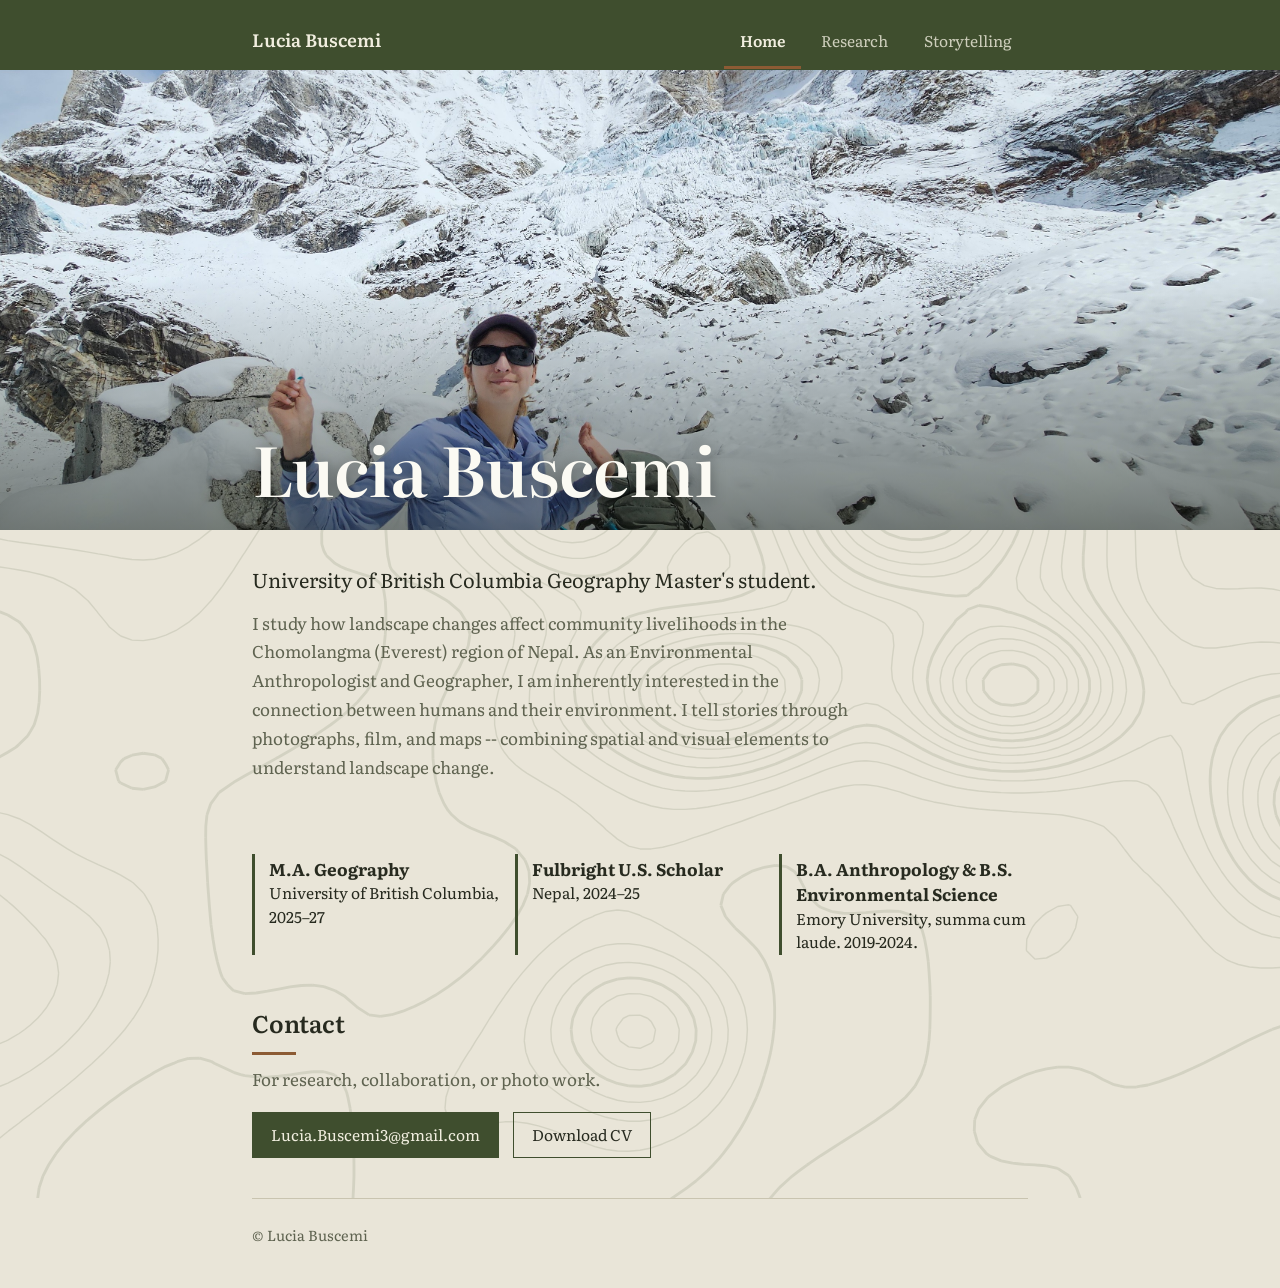
<file: index (16).html>
<!DOCTYPE html>
<html lang="en">
<head>
<meta charset="utf-8">
<meta name="viewport" content="width=device-width, initial-scale=1, viewport-fit=cover">
<title>Lucia Buscemi</title>
<link href="https://fonts.googleapis.com/css2?family=Literata:ital,opsz,wght@0,7..72,400;0,7..72,600;1,7..72,400&display=swap" rel="stylesheet">
<style>
:root{
  --bg:#e9e5d8; --panel:#f3f0e6; --ink:#272a1f; --muted:#5f6350; --line:#c9c4b0; --moss:#3f4e2e; --on-moss:#f1eedf; --clay:#8c5b34; --link:#3f5a2a;
  box-sizing:border-box; padding-top:env(safe-area-inset-top,0px); padding-bottom:env(safe-area-inset-bottom,0px);
}
@media (prefers-color-scheme: dark){
  :root:not([data-theme="light"]){--bg:#1b1e16;--panel:#23271c;--ink:#e8e6d8;--muted:#a3a68f;--line:#3b402f;--moss:#2c3820;--on-moss:#ecead9;--clay:#d19a6a;--link:#b5cf93}
}
:root[data-theme="dark"]{--bg:#1b1e16;--panel:#23271c;--ink:#e8e6d8;--muted:#a3a68f;--line:#3b402f;--moss:#2c3820;--on-moss:#ecead9;--clay:#d19a6a;--link:#b5cf93}
html{scroll-padding-top:env(safe-area-inset-top,0px)}
*{box-sizing:border-box}
body{margin:0;background:var(--bg);color:var(--ink);font-family:"Literata",Georgia,"Times New Roman",serif;font-size:17px;line-height:1.7}
a{color:var(--link);text-underline-offset:3px}
a:focus-visible,button:focus-visible{outline:2px solid var(--clay);outline-offset:3px}
.wrap{max-width:820px;margin:0 auto;padding:0 22px}
.bar{background:var(--moss);color:var(--on-moss)}
.bar .wrap{display:flex;flex-wrap:wrap;justify-content:space-between;align-items:baseline;gap:8px 28px;padding-top:18px;padding-bottom:0}
.bar .name{font-weight:600;font-size:18px;padding-bottom:14px}
nav{display:flex;gap:4px}
nav a{color:var(--on-moss);text-decoration:none;padding:10px 16px 12px;font-size:15.5px;border-bottom:3px solid transparent;opacity:.8}
nav a:hover{opacity:1}
nav a[aria-current="page"]{opacity:1;border-bottom-color:var(--clay);font-weight:600}
.page{display:none;padding-bottom:40px}
.page.on{display:block}
#home{position:relative;overflow:hidden}
#topo{position:absolute;inset:0;width:100%;height:100%;color:var(--moss);opacity:.12;pointer-events:none}
#home .wrap{position:relative}
.hero{border-bottom:0}
.hero .wrap{position:relative;padding-top:34px;padding-bottom:48px}
.banner{position:relative;height:clamp(280px,44vw,460px);background:var(--moss);overflow:hidden}
.banner img{position:absolute;inset:0;width:100%;height:100%;object-fit:cover;object-position:center}
.banner img[hidden]{display:none}
.banner::after{content:"";position:absolute;inset:0;background:linear-gradient(to top,rgba(18,22,12,.55),rgba(18,22,12,0) 55%);pointer-events:none}
#home .banner .wrap{position:absolute;left:0;right:0;bottom:0;z-index:1;padding:0 22px 26px}
.banner h1{color:#fbfaf3;margin:0;text-shadow:0 1px 14px rgba(0,0,0,.35)}
h1{font-size:clamp(42px,9vw,68px);line-height:1.05;font-weight:600;margin:0 0 20px;letter-spacing:-.015em}
.lede{font-size:20px;line-height:1.55;max-width:34em;margin:0 0 14px}
.sub{max-width:36em;color:var(--muted);margin:0}
h2{font-size:24px;font-weight:600;margin:48px 0 6px}
h2::after{content:"";display:block;width:44px;height:3px;background:var(--clay);margin-top:8px}
.intro{color:var(--muted);margin:10px 0 18px;max-width:40em}
.facts{display:grid;gap:14px;margin-top:24px}
@media(min-width:640px){.facts{grid-template-columns:repeat(3,1fr)}}
.fact{border-left:3px solid var(--moss);padding:2px 0 2px 14px;font-size:15.5px;line-height:1.5}
.fact b{display:block;font-size:17px}
.contact{display:flex;flex-wrap:wrap;gap:10px 14px;margin-top:14px}
.btn{display:inline-block;padding:9px 18px;border:1.5px solid var(--moss);color:var(--ink);text-decoration:none;font-size:15.5px;background:transparent}
.btn.fill{background:var(--moss);color:var(--on-moss)}
.btn:hover{border-color:var(--clay)}
.item{padding:16px 0;border-bottom:1px solid var(--line)}
.item:last-of-type{border-bottom:0}
.item h3{font-size:19px;font-weight:600;margin:0 0 2px;line-height:1.35}
.meta{font-size:14.5px;color:var(--clay);font-style:italic;margin-bottom:4px}
.item p{margin:6px 0 0;max-width:42em}
.embed{margin:16px 0 8px}
.frame{position:relative;width:100%;background:var(--panel);border:1px solid var(--line)}
.frame iframe{position:absolute;inset:0;width:100%;height:100%;border:0}
.frame .empty{position:absolute;inset:0;display:flex;align-items:center;justify-content:center;text-align:center;padding:16px;color:var(--muted);font-style:italic;font-size:15px}
.open{font-size:14.5px;margin-top:6px}
.photos{display:grid;grid-template-columns:repeat(auto-fill,minmax(200px,1fr));gap:12px;margin-top:14px}
.photos figure{margin:0}
.ph{aspect-ratio:4/3;background:var(--panel);border:1px solid var(--line);display:flex;align-items:center;justify-content:center;color:var(--muted);font-size:13px;font-style:italic;text-align:center;padding:8px}
figcaption{font-size:13.5px;color:var(--muted);margin-top:4px}
.carousel{position:relative;margin-top:14px;outline:none}
.slide{position:relative;aspect-ratio:3/2;background:var(--panel);border:1px solid var(--line);display:flex;align-items:center;justify-content:center;color:var(--muted);font-style:italic;font-size:15px;text-align:center;padding:12px}
.slide img{max-width:100%;max-height:100%;object-fit:contain;display:block}
.carousel [hidden]{display:none!important}
.arrow{position:absolute;top:50%;transform:translateY(-50%);width:44px;height:44px;border:0;background:var(--moss);color:var(--on-moss);font-size:26px;line-height:1;cursor:pointer;opacity:.9}
.arrow:hover{background:var(--clay)}
.arrow.prev{left:10px}.arrow.next{right:10px}
.capline{display:flex;justify-content:space-between;gap:16px;margin-top:8px;font-size:14.5px;color:var(--muted);line-height:1.5}
.capline span:first-child{flex:1}
.capline span:last-child{white-space:nowrap}
.dd{position:relative;display:flex}
.menu{display:none;position:absolute;left:0;top:100%;min-width:190px;background:var(--moss);border-top:1px solid rgba(255,255,255,.18);box-shadow:0 8px 18px rgba(0,0,0,.22);z-index:20}
.dd:hover .menu,.dd:focus-within .menu{display:block}
.menu a{display:block;padding:11px 18px;border-bottom:0;opacity:.85;font-size:15px;white-space:nowrap}
.menu a:hover,.menu a:focus-visible{opacity:1;background:rgba(255,255,255,.08)}
.menu a[aria-current="page"]{font-weight:600;opacity:1}
.subnav{display:flex;gap:18px;margin:6px 0 0;font-size:15px}
.subnav a{color:var(--muted);text-decoration:none;border-bottom:2px solid transparent;padding-bottom:2px}
.subnav a:hover{color:var(--ink)}
.subnav a[aria-current="page"]{color:var(--ink);font-weight:600;border-bottom-color:var(--clay)}
.pub{max-width:42em}
.stage{position:relative}
.spread{display:flex;justify-content:center;align-items:center;background:var(--panel);border:1px solid var(--line);min-height:240px}
.spread img{width:50%;height:auto;display:block;min-width:0}
.spread.single img{width:100%;max-width:480px}
.spread .none{padding:60px 16px;color:var(--muted);font-style:italic;font-size:15px;text-align:center}
footer{padding:24px 0 40px;border-top:1px solid var(--line);font-size:14.5px;color:var(--muted)}
</style>
</head>
<body>
<header class="bar"><div class="wrap">
  <span class="name">Lucia Buscemi</span>
  <nav aria-label="Pages">
    <a href="#home">Home</a><span class="dd"><a href="#research" data-also="previous">Research</a>
      <span class="menu"><a href="#research">Current project</a><a href="#previous">Previous work</a></span></span>
    <a href="#storytelling">Storytelling</a>
  </nav>
</div></header>

<main>
<!-- HOME -->
<div class="page" id="home">
  <svg id="topo" viewBox="0 0 1200 800" preserveAspectRatio="xMidYMid slice" fill="none" stroke="currentColor" stroke-linejoin="round" aria-hidden="true"></svg>
  <div class="hero">
    <div class="banner">
      <img id="cover-img" alt="Cover photograph">
      <div class="wrap"><h1>Lucia Buscemi</h1></div>
    </div>
    <div class="wrap">
      <p class="lede">University of British Columbia Geography Master's student.</p>
      <p class="sub">I study how landscape changes affect community livelihoods in the Chomolangma (Everest) region of Nepal. As an Environmental Anthropologist and Geographer, I am inherently interested in the connection between humans and their environment. I tell stories through photographs, film, and maps -- combining spatial and visual elements to understand landscape change.</p>
    </div>
  </div>
  <div class="wrap">
    <div class="facts">
      <div class="fact"><b>M.A. Geography</b>University of British Columbia, 2025–27</div>
      <div class="fact"><b>Fulbright U.S. Scholar</b>Nepal, 2024–25</div>
      <div class="fact"><b>B.A. Anthropology & B.S. Environmental Science</b>Emory University, summa cum laude. 2019-2024.</div>
    </div>
    <h2>Contact</h2>
    <p class="intro">For research, collaboration, or photo work.</p>
    <div class="contact">
      <a class="btn fill" href="mailto:Lucia.Buscemi3@gmail.com">Lucia.Buscemi3@gmail.com</a>
      <a class="btn" href="#">Download CV</a>
    </div>
  </div>
</div>

<!-- RESEARCH: CURRENT PROJECT -->
<div class="page" id="research"><div class="wrap">
  <h2>Research</h2>
  <div class="subnav"><a href="#research">Current project</a><a href="#previous">Previous work</a></div>

  <div class="carousel" id="ls" tabindex="0" role="group" aria-roledescription="carousel" aria-label="Landslides in Solukhumbu">
    <div class="slide"><img id="ls-img" alt="" hidden><span id="ls-none">Photo</span></div>
    <button class="arrow prev" id="ls-prev" aria-label="Previous photo">&#8249;</button>
    <button class="arrow next" id="ls-next" aria-label="Next photo">&#8250;</button>
    <div class="capline"><span id="ls-cap"></span><span id="ls-count"></span></div>
  </div>

  <div class="item">
    <div class="meta">Master's research at UBC, in progress, 2025&ndash;27</div>
    <h3>The Effects of Hazard-Related Landscape Changes on Livelihoods in Khumbu Pasanglhamu Rural Municipality, Nepal</h3>
    <p>How floods and landslides affect livelihoods in Solukhumbu. Designed with the Sagarmatha Pollution Control Committee and Khumbu Pasanglhamu Rural Municipality. Supervisor: Dr. Michele Koppes, Committee: Dr. Phurwa Dolpopa.</p>
  </div>
  <div class="item">
    <div class="meta">Fulbright research, 2024&ndash;25</div>
    <h3>Tourism infrastructure, climate adaptation, and policy</h3>
    <p>Ethnographic research in the Everest region on trekking trails, adaptation initiatives, and government policy, alongside waste management work including the Carry Me Back program.</p>
    <div class="embed" data-embed="storymap" data-ratio="62%" data-title="ArcGIS StoryMap"></div>
  </div>

  <h2>Publications</h2>
  <p class="pub"><strong>In preparation:</strong> Buscemi, L., Sherpa, M. D., &amp; Koppes, M. (2026). The new road to Jomolangma (Everest) and its consequences of displacement and migration in the Solukhumbu region of Nepal. In <em>IUCN Special Compendium on Migration in Mountain Ecosystems</em>.</p>
</div></div>

<!-- RESEARCH: PREVIOUS WORK -->
<div class="page" id="previous"><div class="wrap">
  <h2>Research</h2>
  <div class="subnav"><a href="#research">Current project</a><a href="#previous">Previous work</a></div>

  <div class="item">
    <div class="meta">Research thesis, Chile, 2024</div>
    <h3>Las Hierbas Medicinales y Problemas Ambientales: Socio-Political-Environmental Nexus of the Mapuche Population in Central-Southern Chile</h3>
    <p>A capstone thesis about the relationship between dictator-era forest plantations in Chile with the Indigenous Mapuche's relationship with/access to medicinal plants.</p>
  </div>
  <div class="item">
    <div class="meta">Honors thesis, 2023</div>
    <h3>Footsteps on the Roof of the World: Navigating Anthropogenic Impacts in the Everest Region</h3>
    <p>Supported by a Halle Institute research fellowship and awarded highest honors. It looks at the autonomy of Khumbu residents and challenges Western media portrayals of trash in the region.</p>
  </div>

  <h2>Scientific poster</h2>
  <p class="intro">Plastic burning in Guatemala.</p>
  <div class="embed" data-embed="poster" data-ratio="133%" data-max="440px" data-title="Scientific poster"></div>
</div></div>

<!-- STORYTELLING -->
<div class="page" id="storytelling"><div class="wrap">
  <h2>Storytelling</h2>
  <p class="intro">Photographs, film, and print about the places and people I work with.</p>

  <h2>Photography</h2>
  <div class="carousel" id="car" tabindex="0" role="group" aria-roledescription="carousel" aria-label="Photography">
    <div class="slide"><img id="car-img" alt="" hidden><span id="car-none">Replace with a photo</span></div>
    <button class="arrow prev" id="car-prev" aria-label="Previous photo">&#8249;</button>
    <button class="arrow next" id="car-next" aria-label="Next photo">&#8250;</button>
    <div class="capline"><span id="car-cap"></span><span id="car-count"></span></div>
  </div>

  <h2>Photojournalism</h2>
  <p class="intro">Written from informal interviews with residents of El Chaltén, Argentina, this article explores how the newly elected President of Argentina, Javier Millei, threatens land sovernigity and environmental conservation of the Patagonia region.</p>
  <div class="embed" data-embed="photojournalism" data-ratio="62%" data-title="Photojournalism"></div>

  <h2>Video</h2>
  <p class="intro">DRAFT part of a short film about a new road that was built into the Chomolangma (Everest) region of Nepal.</p>
  <div class="embed" data-embed="video" data-ratio="56.25%" data-title="Video"></div>

  <h2>Magazine</h2>
  <p class="intro">The Himalayan Art Symposium 2025 magazine.</p>
  <div class="carousel" id="mag" tabindex="0" role="group" aria-roledescription="carousel" aria-label="Magazine">
    <div class="stage">
      <div class="spread" id="mag-spread"></div>
      <button class="arrow prev" id="mag-prev" aria-label="Previous pages">&#8249;</button>
      <button class="arrow next" id="mag-next" aria-label="Next pages">&#8250;</button>
    </div>
    <div class="capline"><span id="mag-cap"></span><span id="mag-pdf"></span></div>
  </div>
</div></div>
</main>

<div class="wrap"><footer>© Lucia Buscemi</footer></div>

<script>
// Paste your share/embed links between the quotes. Leave empty to show a placeholder.
var EMBEDS = {
  photojournalism: "https://www.canva.com/design/DAF_JvlA7Rw/uStv0QBDQE4K6cSyzGXrGg/view?embed",
  video: "https://www.youtube.com/embed/9x9nUaC5-gs?si=LjgP9laKdaHgzKM0",
  storymap: "https://storymaps.arcgis.com/stories/f96e7fc4ce134c1085461bcf22367383",
  flyer: "https://www.canva.com/design/DAGhS96YS2A/IpJbpJyo7QUl0VN2s8rgWg/view?embed",
  poster: "https://www.canva.com/design/DAGucFhJKdc/jUPxYcBiiAcR9ZHtkVZmww/view?embed",
  paper: "papers/anthro585-final-paper.pdf" // PDF uploaded to a "papers" folder on GitHub
};
document.querySelectorAll(".embed").forEach(function(el){
  if (el.dataset.max) el.style.maxWidth = el.dataset.max;
  var url = EMBEDS[el.dataset.embed], f = document.createElement("div");
  f.className = "frame"; f.style.paddingTop = el.dataset.ratio;
  if (url) {
    var i = document.createElement("iframe");
    i.src = url; i.title = el.dataset.title; i.loading = "lazy"; i.allowFullscreen = true;
    i.allow = "accelerometer; autoplay; clipboard-write; encrypted-media; gyroscope; picture-in-picture; web-share; fullscreen; geolocation";
    i.referrerPolicy = "strict-origin-when-cross-origin";
    f.appendChild(i);
    el.appendChild(f);
    var p = document.createElement("p"); p.className = "open";
    p.innerHTML = '<a target="_blank" rel="noopener">Open in a new tab</a>';
    p.firstChild.href = url; el.appendChild(p);
  } else {
    f.innerHTML = '<div class="empty">Your ' + el.dataset.title.toLowerCase() + ' will appear here once its link is added.</div>';
    el.appendChild(f);
  }
});
// Stylized contour map of the Everest massif (Everest, Lhotse, Nuptse, Changtse, Cho Oyu, Makalu), not survey data.
(function(){
  var nx=150, ny=100, S=[[1,.38,1,.13,.10],[1.08,.55,.93,.10,.07],[.82,.55,.82,.12,.07],[.98,.2,.6,.09,.07],[.68,.38,.62,.09,.08],[.25,.3,.7,.14,.10],[1.35,.65,.75,.10,.10],[.75,.85,.5,.08,.07],[.1,.8,.35,.15,.12]];
  function h(x,y){
    var v=.1;
    S.forEach(function(k){var dx=(x-k[0])/k[3],dy=(y-k[1])/k[4];v+=k[2]*Math.exp(-(dx*dx+dy*dy));});
    return v+.035*Math.sin(x*14+y*6)+.03*Math.sin(y*19-x*7+1)+.015*Math.sin(x*31+y*23);
  }
  var g=[],i,j,k;
  for(j=0;j<=ny;j++){g[j]=[];for(i=0;i<=nx;i++)g[j][i]=h(i/nx*1.5,j/ny);}
  var cw=1200/nx,ch=800/ny,thin="",thick="";
  for(k=0;k<14;k++){
    var l=.1+k*.075,d="";
    for(j=0;j<ny;j++)for(i=0;i<nx;i++){
      var a=g[j][i],b=g[j][i+1],c=g[j+1][i+1],e=g[j+1][i],x0=i*cw,y0=j*ch;
      var m=(a>l?8:0)|(b>l?4:0)|(c>l?2:0)|(e>l?1:0);
      if(m==0||m==15)continue;
      var P={T:[x0+cw*(l-a)/(b-a),y0],R:[x0+cw,y0+ch*(l-b)/(c-b)],B:[x0+cw*(l-e)/(c-e),y0+ch],L:[x0,y0+ch*(l-a)/(e-a)]};
      var T={1:"LB",2:"BR",3:"LR",4:"TR",5:"TLBR",6:"TB",7:"TL",8:"TL",9:"TB",10:"TRLB",11:"TR",12:"LR",13:"BR",14:"LB"}[m];
      for(var q=0;q<T.length;q+=2){var p1=P[T[q]],p2=P[T[q+1]];d+="M"+p1[0].toFixed(1)+" "+p1[1].toFixed(1)+"L"+p2[0].toFixed(1)+" "+p2[1].toFixed(1);}
    }
    if(k%4==0)thick+=d;else thin+=d;
  }
  document.getElementById("topo").innerHTML='<path d="'+thin+'" stroke-width="1"/><path d="'+thick+'" stroke-width="2"/>';
})();
// Photography: the folder your photos are in. Use "" if they sit next to index.html.
var PHOTO_DIR = "photos/";
var PHOTOS = [
  {src: PHOTO_DIR + "himalayanart-1.JPG", caption: "Himalayan Art Symposium | Salleri, Solukhumbu, Nepal | May 2025"},
  {src: PHOTO_DIR + "himalayanart-2.JPG", caption: "Himalayan Art Symposium | Salleri, Solukhumbu, Nepal | May 2025"},
  {src: PHOTO_DIR + "himalayanart-3.JPG", caption: "Himalayan Art Symposium | Salleri, Solukhumbu, Nepal | May 2025"},
  {src: PHOTO_DIR + "himalayanart-4.JPG", caption: "Himalayan Art Symposium | Salleri, Solukhumbu, Nepal | May 2025"},
  {src: PHOTO_DIR + "himalayanart-5.JPG", caption: "Himalayan Art Symposium | Salleri, Solukhumbu, Nepal | May 2025"},
  {src: PHOTO_DIR + "himalayanart-6.JPG", caption: "Himalayan Art Symposium | Salleri, Solukhumbu, Nepal | May 2025"},
  {src: PHOTO_DIR + "himalayanart-7.JPG", caption: "Himalayan Art Symposium | Salleri, Solukhumbu, Nepal | May 2025"},
  {src: PHOTO_DIR + "himalayanart-8.JPG", caption: "Himalayan Art Symposium | Salleri, Solukhumbu, Nepal | May 2025"},
  {src: PHOTO_DIR + "himalayanart-9.JPG", caption: "Himalayan Art Symposium | Salleri, Solukhumbu, Nepal | May 2025"},
  {src: PHOTO_DIR + "himalayanart-10.JPG", caption: "Himalayan Art Symposium | Salleri, Solukhumbu, Nepal | May 2025"},
  {src: PHOTO_DIR + "himalayanart-11.JPG", caption: "Himalayan Art Symposium | Salleri, Solukhumbu, Nepal | May 2025"},
  {src: PHOTO_DIR + "himalayanart-12.JPG", caption: "Himalayan Art Symposium | Salleri, Solukhumbu, Nepal | May 2025"},
  {src: PHOTO_DIR + "himalayanart-13.JPG", caption: "Himalayan Art Symposium | Salleri, Solukhumbu, Nepal | May 2025"},
  {src: PHOTO_DIR + "himalayanart-14.JPG", caption: "Himalayan Art Symposium | Salleri, Solukhumbu, Nepal | May 2025"},
  {src: PHOTO_DIR + "himalayanart-15.JPG", caption: "Himalayan Art Symposium | Salleri, Solukhumbu, Nepal | May 2025"},
  {src: PHOTO_DIR + "himalayanart-16.JPG", caption: "Himalayan Art Symposium | Salleri, Solukhumbu, Nepal | May 2025"},
  {src: PHOTO_DIR + "himalayanart-17.JPG", caption: "Himalayan Art Symposium | Salleri, Solukhumbu, Nepal | May 2025"},
  {src: PHOTO_DIR + "nature-1.JPG", caption: "Cerro Chaltén | Patagonia, Argentina | January 2024"},
  {src: PHOTO_DIR + "nature-2.JPG", caption: "Cerro Chaltén | Patagonia, Argentina | January 2024"},
  {src: PHOTO_DIR + "nature-3.JPG", caption: "Torres del Paine National Park | Patagonia, Chile | February 2024"},
  {src: PHOTO_DIR + "nature-4.JPG", caption: "Torres del Paine National Park | Patagonia, Chile | February 2024"},
  {src: PHOTO_DIR + "khumbu-1.JPG", caption: "Porter above Namche Bazaar | Solukhumbu, Nepal | June 2022"},
  {src: PHOTO_DIR + "khumbu-2.JPG", caption: "Chomolangma (Everest) Base Camp during the monsoon | Solukhumbu, Nepal | July 2022"},
  {src: PHOTO_DIR + "khumbu-3.JPG", caption: "Sunset over Chomolangma (Everest) from Kala Pattar | Solukhumbu, Nepal | June 2023"},
  {src: PHOTO_DIR + "khumbu-4.JPG", caption: "Ama Dablam | Solukhumbu, Nepal | June 2023"},
  {src: PHOTO_DIR + "patagonia-1.JPG", caption: "Glaciar Grey, Southern Patagonia Ice Field | Torres del Paine National Park, Chile | February 2024"},
  {src: PHOTO_DIR + "patagonia-2.JPG", caption: "Glaciar Grey, Southern Patagonia Ice Field | Torres del Paine National Park, Chile | February 2024"},
  {src: PHOTO_DIR + "peru-1.JPG", caption: "Sand Buggy, Huacachina Desert Oasis | Peru | January 2020"}
];
function makeCarousel(id, list){
  var i=0, box=document.getElementById(id), img=document.getElementById(id+"-img"), none=document.getElementById(id+"-none"),
      cap=document.getElementById(id+"-cap"), cnt=document.getElementById(id+"-count"),
      prev=document.getElementById(id+"-prev"), next=document.getElementById(id+"-next");
  function render(){
    var p=list[i]; cap.textContent=p.caption||""; cnt.textContent=(i+1)+" / "+list.length;
    if(p.src){ none.hidden=true; img.hidden=false; img.alt=p.caption||"Photograph"; img.src=p.src; }
    else { img.hidden=true; none.hidden=false; none.textContent="Replace with a photo"; }
  }
  img.addEventListener("error",function(){
    var u=list[i].src, alt=/\.JPG$/.test(u)?u.replace(/\.JPG$/,".jpg"):(/\.jpg$/.test(u)?u.replace(/\.jpg$/,".JPG"):"");
    if(alt && img.getAttribute("src")===u){ img.src=alt; return; }
    img.hidden=true; none.hidden=false; none.textContent="Photo not found: "+u;
  });
  function go(d){ i=(i+d+list.length)%list.length; render(); }
  prev.onclick=function(){go(-1)}; next.onclick=function(){go(1)};
  if(list.length<2){ prev.hidden=true; next.hidden=true; }
  box.addEventListener("keydown",function(e){ if(e.key==="ArrowLeft")go(-1); if(e.key==="ArrowRight")go(1); });
  var x0=null;
  box.addEventListener("touchstart",function(e){x0=e.touches[0].clientX},{passive:true});
  box.addEventListener("touchend",function(e){ if(x0===null)return; var dx=e.changedTouches[0].clientX-x0; if(Math.abs(dx)>40)go(dx<0?1:-1); x0=null; });
  render();
}
makeCarousel("car", PHOTOS.length ? PHOTOS : [{src:"",caption:"Caption, place, year"}]);

// Current project photos (Research page). Files live in the same folder as your other photos.
var LANDSLIDES = [
  {src: PHOTO_DIR + "Landslides1.JPG", caption: "A nine-year old girl sits next to her family home that was destroyed in a landslide triggered by road building five years previous in Solukhumbu, Nepal. Although she told us she did not remember this house, she walked to the house and sat down next to it pensively on her own accord, so maybe a part of her does remember this part of her past."},
  {src: PHOTO_DIR + "Landslides2.JPG", caption: "Road construction workers, after being asked not to, threw rocks from where they were building toward a house, leaving many holes in the roof and sides, and windows cracked."},
  {src: PHOTO_DIR + "Landslides3.JPG", caption: "The road from Paiya to Surke, Solukhumbu, Nepal, in a very landslide prone area."},
  {src: PHOTO_DIR + "Landslides4.JPG", caption: "A hydropower project under construction, fed from the Luja Khola. This project has been responsible for continuous blasting for five years, and has caused many, many landslides."},
  {src: PHOTO_DIR + "Landslides5.JPG", caption: "The Dudhkoshi River, Solukhumbu, Nepal, which has been subject to glacial lake outburst floods over the past decades."},
  {src: PHOTO_DIR + "Landslides6.JPG", caption: "Buksa, Solukhumbu, with the scars of landslides from the Luja Khola Hydropower project in the background."}
];
makeCarousel("ls", LANDSLIDES);
// Magazine: the folder with your page images, and how many pages there are (page-01.jpg ... page-66.jpg).
var MAGAZINE_DIR = "magazine/";
var MAGAZINE_PAGES = 66;
var MAGAZINE = {
  pages: [],
  pdf: "" // optional, e.g. "magazine/magazine.pdf" adds a download link
};
for (var n = 1; n <= MAGAZINE_PAGES; n++) MAGAZINE.pages.push(MAGAZINE_DIR + "page-" + (n < 10 ? "0" : "") + n + ".jpg");
(function(){
  var pages=MAGAZINE.pages, sp=document.getElementById("mag-spread"), box=document.getElementById("mag"),
      cap=document.getElementById("mag-cap"), pdf=document.getElementById("mag-pdf"),
      prev=document.getElementById("mag-prev"), next=document.getElementById("mag-next"), i=0, views=[], single=false;
  function build(){
    single=window.innerWidth<640; views=[];
    if(single){ pages.forEach(function(_,k){views.push([k])}); }
    else { if(pages.length) views.push([0]); for(var k=1;k<pages.length;k+=2) views.push(k+1<pages.length?[k,k+1]:[k]); }
  }
  function render(){
    sp.innerHTML=""; sp.className="spread"+(single?" single":"");
    if(!pages.length){ sp.innerHTML='<div class="none">Magazine pages will appear here as a two-page spread.</div>'; cap.textContent=""; prev.hidden=next.hidden=true; return; }
    var v=views[i]; v.forEach(function(k){var im=document.createElement("img"); im.alt="Magazine page "+(k+1);
      im.onerror=function(){ var u=im.getAttribute("src"); if(!im.dataset.r){ im.dataset.r=1; im.src=/\.jpg$/.test(u)?u.replace(/\.jpg$/,".JPG"):u.replace(/\.JPG$/,".jpg"); } };
      im.src=pages[k]; sp.appendChild(im);});
    if(views[i+1]) views[i+1].forEach(function(k){ new Image().src=pages[k]; });
    cap.textContent=(v.length>1?"Pages "+(v[0]+1)+"\u2013"+(v[1]+1):"Page "+(v[0]+1))+" of "+pages.length;
    prev.hidden=next.hidden=views.length<2;
  }
  function go(d){ i=(i+d+views.length)%views.length; render(); }
  function find(pg){ for(var k=0;k<views.length;k++) if(views[k].indexOf(pg)>-1) return k; return 0; }
  prev.onclick=function(){go(-1)}; next.onclick=function(){go(1)};
  box.addEventListener("keydown",function(e){ if(e.key==="ArrowLeft")go(-1); if(e.key==="ArrowRight")go(1); });
  var x0=null;
  box.addEventListener("touchstart",function(e){x0=e.touches[0].clientX},{passive:true});
  box.addEventListener("touchend",function(e){ if(x0===null)return; var dx=e.changedTouches[0].clientX-x0; if(Math.abs(dx)>40)go(dx<0?1:-1); x0=null; });
  window.addEventListener("resize",function(){ var was=single, pg=views[i]?views[i][0]:0; build(); if(was!==single){ i=find(pg); render(); } });
  if(MAGAZINE.pdf){ pdf.innerHTML='<a download>Download the magazine (PDF)</a>'; pdf.firstChild.href=MAGAZINE.pdf; }
  build(); render();
})();
// Cover photo banner on the home page
(function(){
  var im=document.getElementById("cover-img");
  im.addEventListener("error",function(){
    var u=im.getAttribute("src");
    if(!im.dataset.r){ im.dataset.r=1; im.src=/\.jpg$/.test(u)?u.replace(/\.jpg$/,".JPG"):u.replace(/\.JPG$/,".jpg"); }
    else { im.hidden=true; }
  });
  im.src=PHOTO_DIR+"coverphoto.jpg";
})();
function show(id){
  if (!id || !document.getElementById(id)) id = "home";
  document.querySelectorAll(".page").forEach(function(p){p.classList.toggle("on", p.id === id)});
  document.querySelectorAll("nav a, .subnav a").forEach(function(a){
    var on = a.getAttribute("href") === "#" + id || (a.dataset.also || "").split(" ").indexOf(id) > -1;
    if (on) a.setAttribute("aria-current","page"); else a.removeAttribute("aria-current");
  });
  window.scrollTo(0,0);
}
function fromHash(){ var h=""; try{h=location.hash.slice(1);}catch(e){} show(h); }
document.querySelectorAll("nav a, .subnav a").forEach(function(a){
  a.addEventListener("click", function(e){
    e.preventDefault();
    var id = a.getAttribute("href").slice(1);
    show(id);
    try{ a.blur(); }catch(err){}
    try{ history.replaceState(null, "", "#" + id); }catch(err){}
  });
});
window.addEventListener("hashchange", fromHash);
fromHash();
</script>
</body>
</html>
</file>
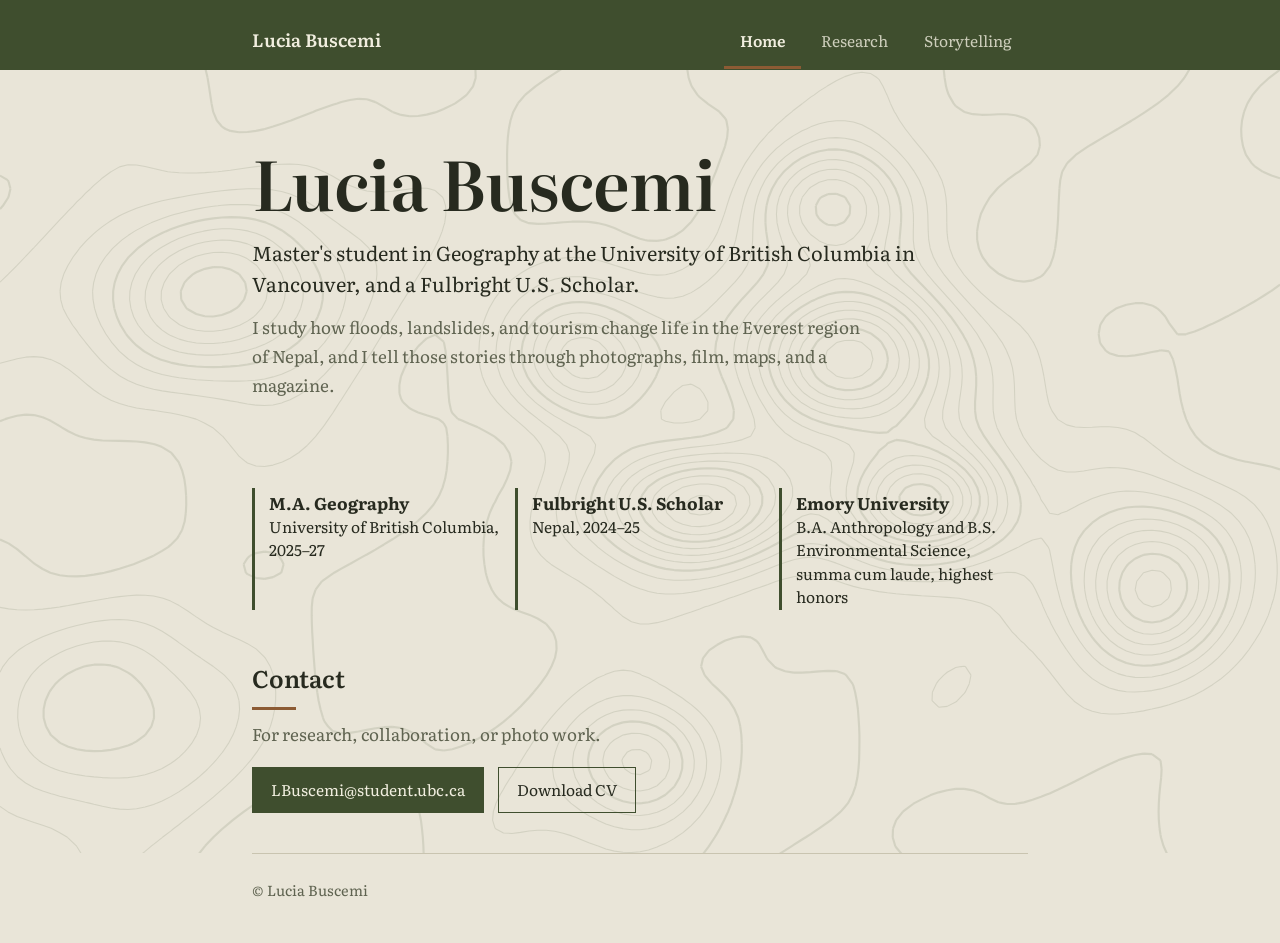
<file: index (6).html>
<!DOCTYPE html>
<html lang="en">
<head>
<meta charset="utf-8">
<meta name="viewport" content="width=device-width, initial-scale=1, viewport-fit=cover">
<title>Lucia Buscemi</title>
<link href="https://fonts.googleapis.com/css2?family=Literata:ital,opsz,wght@0,7..72,400;0,7..72,600;1,7..72,400&display=swap" rel="stylesheet">
<style>
:root{
  --bg:#e9e5d8; --panel:#f3f0e6; --ink:#272a1f; --muted:#5f6350; --line:#c9c4b0; --moss:#3f4e2e; --on-moss:#f1eedf; --clay:#8c5b34; --link:#3f5a2a;
  box-sizing:border-box; padding-top:env(safe-area-inset-top,0px); padding-bottom:env(safe-area-inset-bottom,0px);
}
@media (prefers-color-scheme: dark){
  :root:not([data-theme="light"]){--bg:#1b1e16;--panel:#23271c;--ink:#e8e6d8;--muted:#a3a68f;--line:#3b402f;--moss:#2c3820;--on-moss:#ecead9;--clay:#d19a6a;--link:#b5cf93}
}
:root[data-theme="dark"]{--bg:#1b1e16;--panel:#23271c;--ink:#e8e6d8;--muted:#a3a68f;--line:#3b402f;--moss:#2c3820;--on-moss:#ecead9;--clay:#d19a6a;--link:#b5cf93}
html{scroll-padding-top:env(safe-area-inset-top,0px)}
*{box-sizing:border-box}
body{margin:0;background:var(--bg);color:var(--ink);font-family:"Literata",Georgia,"Times New Roman",serif;font-size:17px;line-height:1.7}
a{color:var(--link);text-underline-offset:3px}
a:focus-visible,button:focus-visible{outline:2px solid var(--clay);outline-offset:3px}
.wrap{max-width:820px;margin:0 auto;padding:0 22px}
.bar{background:var(--moss);color:var(--on-moss)}
.bar .wrap{display:flex;flex-wrap:wrap;justify-content:space-between;align-items:baseline;gap:8px 28px;padding-top:18px;padding-bottom:0}
.bar .name{font-weight:600;font-size:18px;padding-bottom:14px}
nav{display:flex;gap:4px}
nav a{color:var(--on-moss);text-decoration:none;padding:10px 16px 12px;font-size:15.5px;border-bottom:3px solid transparent;opacity:.8}
nav a:hover{opacity:1}
nav a[aria-current="page"]{opacity:1;border-bottom-color:var(--clay);font-weight:600}
.page{display:none;padding-bottom:40px}
.page.on{display:block}
#home{position:relative;overflow:hidden}
#topo{position:absolute;inset:0;width:100%;height:100%;color:var(--moss);opacity:.12;pointer-events:none}
#home .wrap{position:relative}
.hero{border-bottom:0}
.hero .wrap{position:relative;padding-top:76px;padding-bottom:64px}
h1{font-size:clamp(42px,9vw,68px);line-height:1.05;font-weight:600;margin:0 0 20px;letter-spacing:-.015em}
.lede{font-size:20px;line-height:1.55;max-width:34em;margin:0 0 14px}
.sub{max-width:36em;color:var(--muted);margin:0}
h2{font-size:24px;font-weight:600;margin:48px 0 6px}
h2::after{content:"";display:block;width:44px;height:3px;background:var(--clay);margin-top:8px}
.intro{color:var(--muted);margin:10px 0 18px;max-width:40em}
.facts{display:grid;gap:14px;margin-top:24px}
@media(min-width:640px){.facts{grid-template-columns:repeat(3,1fr)}}
.fact{border-left:3px solid var(--moss);padding:2px 0 2px 14px;font-size:15.5px;line-height:1.5}
.fact b{display:block;font-size:17px}
.contact{display:flex;flex-wrap:wrap;gap:10px 14px;margin-top:14px}
.btn{display:inline-block;padding:9px 18px;border:1.5px solid var(--moss);color:var(--ink);text-decoration:none;font-size:15.5px;background:transparent}
.btn.fill{background:var(--moss);color:var(--on-moss)}
.btn:hover{border-color:var(--clay)}
.item{padding:16px 0;border-bottom:1px solid var(--line)}
.item:last-of-type{border-bottom:0}
.item h3{font-size:19px;font-weight:600;margin:0 0 2px;line-height:1.35}
.meta{font-size:14.5px;color:var(--clay);font-style:italic;margin-bottom:4px}
.item p{margin:6px 0 0;max-width:42em}
.embed{margin:16px 0 8px}
.frame{position:relative;width:100%;background:var(--panel);border:1px solid var(--line)}
.frame iframe{position:absolute;inset:0;width:100%;height:100%;border:0}
.frame .empty{position:absolute;inset:0;display:flex;align-items:center;justify-content:center;text-align:center;padding:16px;color:var(--muted);font-style:italic;font-size:15px}
.open{font-size:14.5px;margin-top:6px}
.photos{display:grid;grid-template-columns:repeat(auto-fill,minmax(200px,1fr));gap:12px;margin-top:14px}
.photos figure{margin:0}
.ph{aspect-ratio:4/3;background:var(--panel);border:1px solid var(--line);display:flex;align-items:center;justify-content:center;color:var(--muted);font-size:13px;font-style:italic;text-align:center;padding:8px}
figcaption{font-size:13.5px;color:var(--muted);margin-top:4px}
.carousel{position:relative;margin-top:14px;outline:none}
.slide{position:relative;aspect-ratio:3/2;background:var(--panel);border:1px solid var(--line);display:flex;align-items:center;justify-content:center;color:var(--muted);font-style:italic;font-size:15px;text-align:center;padding:12px}
.slide img{max-width:100%;max-height:100%;object-fit:contain;display:block}
.carousel [hidden]{display:none!important}
.arrow{position:absolute;top:50%;transform:translateY(-50%);width:44px;height:44px;border:0;background:var(--moss);color:var(--on-moss);font-size:26px;line-height:1;cursor:pointer;opacity:.9}
.arrow:hover{background:var(--clay)}
.arrow.prev{left:10px}.arrow.next{right:10px}
.capline{display:flex;justify-content:space-between;gap:16px;margin-top:8px;font-size:14.5px;color:var(--muted)}
.stage{position:relative}
.spread{display:flex;justify-content:center;align-items:center;background:var(--panel);border:1px solid var(--line);min-height:240px}
.spread img{width:50%;height:auto;display:block;min-width:0}
.spread.single img{width:100%;max-width:480px}
.spread .none{padding:60px 16px;color:var(--muted);font-style:italic;font-size:15px;text-align:center}
footer{padding:24px 0 40px;border-top:1px solid var(--line);font-size:14.5px;color:var(--muted)}
</style>
</head>
<body>
<header class="bar"><div class="wrap">
  <span class="name">Lucia Buscemi</span>
  <nav aria-label="Pages">
    <a href="#home">Home</a><a href="#research">Research</a><a href="#storytelling">Storytelling</a>
  </nav>
</div></header>

<main>
<!-- HOME -->
<div class="page" id="home">
  <svg id="topo" viewBox="0 0 1200 800" preserveAspectRatio="xMidYMid slice" fill="none" stroke="currentColor" stroke-linejoin="round" aria-hidden="true"></svg>
  <div class="hero">
    <div class="wrap">
      <h1>Lucia Buscemi</h1>
      <p class="lede">Master's student in Geography at the University of British Columbia in Vancouver, and a Fulbright U.S. Scholar.</p>
      <p class="sub">I study how floods, landslides, and tourism change life in the Everest region of Nepal, and I tell those stories through photographs, film, maps, and a magazine.</p>
    </div>
  </div>
  <div class="wrap">
    <div class="facts">
      <div class="fact"><b>M.A. Geography</b>University of British Columbia, 2025–27</div>
      <div class="fact"><b>Fulbright U.S. Scholar</b>Nepal, 2024–25</div>
      <div class="fact"><b>Emory University</b>B.A. Anthropology and B.S. Environmental Science, summa cum laude, highest honors</div>
    </div>
    <h2>Contact</h2>
    <p class="intro">For research, collaboration, or photo work.</p>
    <div class="contact">
      <a class="btn fill" href="mailto:LBuscemi@student.ubc.ca">LBuscemi@student.ubc.ca</a>
      <a class="btn" href="#">Download CV</a>
    </div>
  </div>
</div>

<!-- RESEARCH -->
<div class="page" id="research"><div class="wrap">
  <h2>Research</h2>
  <p class="intro">Hazards, tourism, and livelihoods in the Himalaya, and how local communities shape the response.</p>

  <div class="item">
    <div class="meta">Master's research at UBC, in progress, 2025&ndash;27</div>
    <h3>The Effects of Hazard-Related Landscape Changes on Livelihoods in Khumbu Pasanglhamu Rural Municipality, Nepal</h3>
    <p>How floods and landslides affect livelihoods in Solukhumbu. Designed with the Sagarmatha Pollution Control Committee and Khumbu Pasanglhamu Rural Municipality. Supervisor: Dr. Michele Koppes.</p>
  </div>
  <div class="item">
    <div class="meta">Fulbright research, 2024&ndash;25</div>
    <h3>Tourism infrastructure, climate adaptation, and policy</h3>
    <p>Ethnographic research in the Everest region on trekking trails, adaptation initiatives, and government policy, alongside waste management work including the Carry Me Back program.</p>
    <div class="embed" data-embed="storymap" data-ratio="62%" data-title="ArcGIS StoryMap"></div>
  </div>
  <div class="item">
    <div class="meta">Honors thesis, 2023</div>
    <h3>Footsteps on the Roof of the World: Navigating Anthropogenic Impacts in the Everest Region</h3>
    <p>Supported by a Halle Institute research fellowship and awarded highest honors. It looks at the autonomy of Khumbu residents and challenges Western media portrayals of trash in the region.</p>
  </div>
  <div class="item">
    <div class="meta">Research thesis, Chile, 2024</div>
    <h3>Dictator-era forest plantations and Mapuche medicinal plants</h3>
    <p>A 100-page thesis written while living for a month with a traditional healer in southern Chile.</p>
  </div>

  <h2>Scientific poster</h2>
  <p class="intro">Plastic burning in Guatemala.</p>
  <div class="embed" data-embed="poster" data-ratio="133%" data-max="440px" data-title="Scientific poster"></div>
</div></div>

<!-- STORYTELLING -->
<div class="page" id="storytelling"><div class="wrap">
  <h2>Storytelling</h2>
  <p class="intro">Photographs, film, and print about the places and people I work with.</p>

  <h2>Photography</h2>
  <div class="carousel" id="car" tabindex="0" role="group" aria-roledescription="carousel" aria-label="Photography">
    <div class="slide"><img id="car-img" alt="" hidden><span id="car-none">Replace with a photo</span></div>
    <button class="arrow prev" id="car-prev" aria-label="Previous photo">&#8249;</button>
    <button class="arrow next" id="car-next" aria-label="Next photo">&#8250;</button>
    <div class="capline"><span id="car-cap"></span><span id="car-count"></span></div>
  </div>

  <h2>Photojournalism</h2>
  <p class="intro">Add a sentence about the story and where it was published.</p>
  <div class="embed" data-embed="photojournalism" data-ratio="62%" data-title="Photojournalism"></div>

  <h2>Video</h2>
  <p class="intro">Documentary on a hydropower project, filmed during my Fulbright year.</p>
  <div class="embed" data-embed="video" data-ratio="56.25%" data-title="Video"></div>

  <h2>Magazine</h2>
  <p class="intro">The Himalayan Art Symposium 2025 magazine.</p>
  <div class="carousel" id="mag" tabindex="0" role="group" aria-roledescription="carousel" aria-label="Magazine">
    <div class="stage">
      <div class="spread" id="mag-spread"></div>
      <button class="arrow prev" id="mag-prev" aria-label="Previous pages">&#8249;</button>
      <button class="arrow next" id="mag-next" aria-label="Next pages">&#8250;</button>
    </div>
    <div class="capline"><span id="mag-cap"></span><span id="mag-pdf"></span></div>
  </div>

  <h2>Brochure</h2>
  <p class="intro">A waste management brochure for Sagarmatha National Park.</p>
  <div class="embed" data-embed="flyer" data-ratio="70%" data-title="Brochure"></div>
</div></div>
</main>

<div class="wrap"><footer>© Lucia Buscemi</footer></div>

<script>
// Paste your share/embed links between the quotes. Leave empty to show a placeholder.
var EMBEDS = {
  photojournalism: "https://www.canva.com/design/DAF_JvlA7Rw/uStv0QBDQE4K6cSyzGXrGg/view?embed",
  video: "https://www.youtube.com/embed/9x9nUaC5-gs?si=LjgP9laKdaHgzKM0",
  storymap: "https://storymaps.arcgis.com/stories/f96e7fc4ce134c1085461bcf22367383",
  flyer: "https://www.canva.com/design/DAGhS96YS2A/IpJbpJyo7QUl0VN2s8rgWg/view?embed",
  poster: "https://www.canva.com/design/DAGucFhJKdc/jUPxYcBiiAcR9ZHtkVZmww/view?embed"
};
document.querySelectorAll(".embed").forEach(function(el){
  if (el.dataset.max) el.style.maxWidth = el.dataset.max;
  var url = EMBEDS[el.dataset.embed], f = document.createElement("div");
  f.className = "frame"; f.style.paddingTop = el.dataset.ratio;
  if (url) {
    var i = document.createElement("iframe");
    i.src = url; i.title = el.dataset.title; i.loading = "lazy"; i.allowFullscreen = true;
    i.allow = "accelerometer; autoplay; clipboard-write; encrypted-media; gyroscope; picture-in-picture; web-share; fullscreen; geolocation";
    i.referrerPolicy = "strict-origin-when-cross-origin";
    f.appendChild(i);
    el.appendChild(f);
    var p = document.createElement("p"); p.className = "open";
    p.innerHTML = '<a target="_blank" rel="noopener">Open in a new tab</a>';
    p.firstChild.href = url; el.appendChild(p);
  } else {
    f.innerHTML = '<div class="empty">Your ' + el.dataset.title.toLowerCase() + ' will appear here once its link is added.</div>';
    el.appendChild(f);
  }
});
// Stylized contour map of the Everest massif (Everest, Lhotse, Nuptse, Changtse, Cho Oyu, Makalu), not survey data.
(function(){
  var nx=150, ny=100, S=[[1,.38,1,.13,.10],[1.08,.55,.93,.10,.07],[.82,.55,.82,.12,.07],[.98,.2,.6,.09,.07],[.68,.38,.62,.09,.08],[.25,.3,.7,.14,.10],[1.35,.65,.75,.10,.10],[.75,.85,.5,.08,.07],[.1,.8,.35,.15,.12]];
  function h(x,y){
    var v=.1;
    S.forEach(function(k){var dx=(x-k[0])/k[3],dy=(y-k[1])/k[4];v+=k[2]*Math.exp(-(dx*dx+dy*dy));});
    return v+.035*Math.sin(x*14+y*6)+.03*Math.sin(y*19-x*7+1)+.015*Math.sin(x*31+y*23);
  }
  var g=[],i,j,k;
  for(j=0;j<=ny;j++){g[j]=[];for(i=0;i<=nx;i++)g[j][i]=h(i/nx*1.5,j/ny);}
  var cw=1200/nx,ch=800/ny,thin="",thick="";
  for(k=0;k<14;k++){
    var l=.1+k*.075,d="";
    for(j=0;j<ny;j++)for(i=0;i<nx;i++){
      var a=g[j][i],b=g[j][i+1],c=g[j+1][i+1],e=g[j+1][i],x0=i*cw,y0=j*ch;
      var m=(a>l?8:0)|(b>l?4:0)|(c>l?2:0)|(e>l?1:0);
      if(m==0||m==15)continue;
      var P={T:[x0+cw*(l-a)/(b-a),y0],R:[x0+cw,y0+ch*(l-b)/(c-b)],B:[x0+cw*(l-e)/(c-e),y0+ch],L:[x0,y0+ch*(l-a)/(e-a)]};
      var T={1:"LB",2:"BR",3:"LR",4:"TR",5:"TLBR",6:"TB",7:"TL",8:"TL",9:"TB",10:"TRLB",11:"TR",12:"LR",13:"BR",14:"LB"}[m];
      for(var q=0;q<T.length;q+=2){var p1=P[T[q]],p2=P[T[q+1]];d+="M"+p1[0].toFixed(1)+" "+p1[1].toFixed(1)+"L"+p2[0].toFixed(1)+" "+p2[1].toFixed(1);}
    }
    if(k%4==0)thick+=d;else thin+=d;
  }
  document.getElementById("topo").innerHTML='<path d="'+thin+'" stroke-width="1"/><path d="'+thick+'" stroke-width="2"/>';
})();
// Photography: the folder your photos are in. Use "" if they sit next to index.html.
var PHOTO_DIR = "photos/";
var PHOTOS = [
  {src: PHOTO_DIR + "himalayanart-1.JPG", caption: "Himalayan Art Symposium | Salleri, Solukhumbu, Nepal | May 2025"},
  {src: PHOTO_DIR + "himalayanart-2.JPG", caption: "Himalayan Art Symposium | Salleri, Solukhumbu, Nepal | May 2025"},
  {src: PHOTO_DIR + "himalayanart-3.JPG", caption: "Himalayan Art Symposium | Salleri, Solukhumbu, Nepal | May 2025"},
  {src: PHOTO_DIR + "himalayanart-4.JPG", caption: "Himalayan Art Symposium | Salleri, Solukhumbu, Nepal | May 2025"},
  {src: PHOTO_DIR + "himalayanart-5.JPG", caption: "Himalayan Art Symposium | Salleri, Solukhumbu, Nepal | May 2025"},
  {src: PHOTO_DIR + "himalayanart-6.JPG", caption: "Himalayan Art Symposium | Salleri, Solukhumbu, Nepal | May 2025"},
  {src: PHOTO_DIR + "himalayanart-7.JPG", caption: "Himalayan Art Symposium | Salleri, Solukhumbu, Nepal | May 2025"},
  {src: PHOTO_DIR + "himalayanart-8.JPG", caption: "Himalayan Art Symposium | Salleri, Solukhumbu, Nepal | May 2025"},
  {src: PHOTO_DIR + "himalayanart-9.JPG", caption: "Himalayan Art Symposium | Salleri, Solukhumbu, Nepal | May 2025"},
  {src: PHOTO_DIR + "himalayanart-10.JPG", caption: "Himalayan Art Symposium | Salleri, Solukhumbu, Nepal | May 2025"},
  {src: PHOTO_DIR + "himalayanart-11.JPG", caption: "Himalayan Art Symposium | Salleri, Solukhumbu, Nepal | May 2025"},
  {src: PHOTO_DIR + "himalayanart-12.JPG", caption: "Himalayan Art Symposium | Salleri, Solukhumbu, Nepal | May 2025"},
  {src: PHOTO_DIR + "himalayanart-13.JPG", caption: "Himalayan Art Symposium | Salleri, Solukhumbu, Nepal | May 2025"},
  {src: PHOTO_DIR + "himalayanart-14.JPG", caption: "Himalayan Art Symposium | Salleri, Solukhumbu, Nepal | May 2025"},
  {src: PHOTO_DIR + "himalayanart-15.JPG", caption: "Himalayan Art Symposium | Salleri, Solukhumbu, Nepal | May 2025"},
  {src: PHOTO_DIR + "himalayanart-16.JPG", caption: "Himalayan Art Symposium | Salleri, Solukhumbu, Nepal | May 2025"},
  {src: PHOTO_DIR + "himalayanart-17.JPG", caption: "Himalayan Art Symposium | Salleri, Solukhumbu, Nepal | May 2025"},
  {src: PHOTO_DIR + "nature-1.JPG", caption: "Cerro Chaltén | Patagonia, Argentina | January 2024"},
  {src: PHOTO_DIR + "nature-2.JPG", caption: "Cerro Chaltén | Patagonia, Argentina | January 2024"},
  {src: PHOTO_DIR + "nature-3.JPG", caption: "Torres del Paine National Park | Patagonia, Chile | February 2024"},
  {src: PHOTO_DIR + "nature-4.JPG", caption: "Torres del Paine National Park | Patagonia, Chile | February 2024"},
  {src: PHOTO_DIR + "khumbu-1.JPG", caption: "Porter above Namche Bazaar | Solukhumbu, Nepal | June 2022"},
  {src: PHOTO_DIR + "khumbu-2.JPG", caption: "Chomolangma (Everest) Base Camp during the monsoon | Solukhumbu, Nepal | July 2022"},
  {src: PHOTO_DIR + "khumbu-3.JPG", caption: "Sunset over Chomolangma (Everest) from Kala Pattar | Solukhumbu, Nepal | June 2023"},
  {src: PHOTO_DIR + "khumbu-4.JPG", caption: "Ama Dablam | Solukhumbu, Nepal | June 2023"},
  {src: PHOTO_DIR + "patagonia-1.JPG", caption: "Glaciar Grey, Southern Patagonia Ice Field | Torres del Paine National Park, Chile | February 2024"},
  {src: PHOTO_DIR + "patagonia-2.JPG", caption: "Glaciar Grey, Southern Patagonia Ice Field | Torres del Paine National Park, Chile | February 2024"},
  {src: PHOTO_DIR + "peru-1.JPG", caption: "Sand Buggy, Huacachina Desert Oasis | Peru | January 2020"}
];
(function(){
  var list = PHOTOS.length ? PHOTOS : [{src:"",caption:"Caption, place, year"},{src:"",caption:"Caption, place, year"},{src:"",caption:"Caption, place, year"}];
  var i=0, box=document.getElementById("car"), img=document.getElementById("car-img"), none=document.getElementById("car-none"),
      cap=document.getElementById("car-cap"), cnt=document.getElementById("car-count");
  function render(){
    var p=list[i]; cap.textContent=p.caption||""; cnt.textContent=(i+1)+" / "+list.length;
    if(p.src){ none.hidden=true; img.hidden=false; img.alt=p.caption||"Photograph"; img.src=p.src; }
    else { img.hidden=true; none.hidden=false; none.textContent="Replace with a photo"; }
  }
  img.addEventListener("error",function(){
    var u=list[i].src, alt=/\.JPG$/.test(u)?u.replace(/\.JPG$/,".jpg"):(/\.jpg$/.test(u)?u.replace(/\.jpg$/,".JPG"):"");
    if(alt && img.getAttribute("src")===u){ img.src=alt; return; }
    img.hidden=true; none.hidden=false; none.textContent="Photo not found: "+u;
  });
  function go(d){ i=(i+d+list.length)%list.length; render(); }
  document.getElementById("car-prev").onclick=function(){go(-1)};
  document.getElementById("car-next").onclick=function(){go(1)};
  if(list.length<2){ document.getElementById("car-prev").hidden=true; document.getElementById("car-next").hidden=true; }
  box.addEventListener("keydown",function(e){ if(e.key==="ArrowLeft")go(-1); if(e.key==="ArrowRight")go(1); });
  var x0=null;
  box.addEventListener("touchstart",function(e){x0=e.touches[0].clientX},{passive:true});
  box.addEventListener("touchend",function(e){ if(x0===null)return; var dx=e.changedTouches[0].clientX-x0; if(Math.abs(dx)>40)go(dx<0?1:-1); x0=null; });
  render();
})();
// Magazine: put page images in a "magazine" folder, in order, and list them here.
var MAGAZINE = {
  pages: [
    // "magazine/page-01.jpg", "magazine/page-02.jpg", "magazine/page-03.jpg"
  ],
  pdf: "" // optional, e.g. "magazine/magazine.pdf" adds a download link
};
(function(){
  var pages=MAGAZINE.pages, sp=document.getElementById("mag-spread"), box=document.getElementById("mag"),
      cap=document.getElementById("mag-cap"), pdf=document.getElementById("mag-pdf"),
      prev=document.getElementById("mag-prev"), next=document.getElementById("mag-next"), i=0, views=[], single=false;
  function build(){
    single=window.innerWidth<640; views=[];
    if(single){ pages.forEach(function(_,k){views.push([k])}); }
    else { if(pages.length) views.push([0]); for(var k=1;k<pages.length;k+=2) views.push(k+1<pages.length?[k,k+1]:[k]); }
  }
  function render(){
    sp.innerHTML=""; sp.className="spread"+(single?" single":"");
    if(!pages.length){ sp.innerHTML='<div class="none">Magazine pages will appear here as a two-page spread.</div>'; cap.textContent=""; prev.hidden=next.hidden=true; return; }
    var v=views[i]; v.forEach(function(k){var im=document.createElement("img"); im.src=pages[k]; im.alt="Magazine page "+(k+1); sp.appendChild(im);});
    cap.textContent=(v.length>1?"Pages "+(v[0]+1)+"\u2013"+(v[1]+1):"Page "+(v[0]+1))+" of "+pages.length;
    prev.hidden=next.hidden=views.length<2;
  }
  function go(d){ i=(i+d+views.length)%views.length; render(); }
  function find(pg){ for(var k=0;k<views.length;k++) if(views[k].indexOf(pg)>-1) return k; return 0; }
  prev.onclick=function(){go(-1)}; next.onclick=function(){go(1)};
  box.addEventListener("keydown",function(e){ if(e.key==="ArrowLeft")go(-1); if(e.key==="ArrowRight")go(1); });
  var x0=null;
  box.addEventListener("touchstart",function(e){x0=e.touches[0].clientX},{passive:true});
  box.addEventListener("touchend",function(e){ if(x0===null)return; var dx=e.changedTouches[0].clientX-x0; if(Math.abs(dx)>40)go(dx<0?1:-1); x0=null; });
  window.addEventListener("resize",function(){ var was=single, pg=views[i]?views[i][0]:0; build(); if(was!==single){ i=find(pg); render(); } });
  if(MAGAZINE.pdf){ pdf.innerHTML='<a download>Download the magazine (PDF)</a>'; pdf.firstChild.href=MAGAZINE.pdf; }
  build(); render();
})();
function show(id){
  if (!id || !document.getElementById(id)) id = "home";
  document.querySelectorAll(".page").forEach(function(p){p.classList.toggle("on", p.id === id)});
  document.querySelectorAll("nav a").forEach(function(a){
    if (a.getAttribute("href") === "#" + id) a.setAttribute("aria-current","page"); else a.removeAttribute("aria-current");
  });
  window.scrollTo(0,0);
}
function fromHash(){ var h=""; try{h=location.hash.slice(1);}catch(e){} show(h); }
document.querySelectorAll("nav a").forEach(function(a){
  a.addEventListener("click", function(e){
    e.preventDefault();
    var id = a.getAttribute("href").slice(1);
    show(id);
    try{ history.replaceState(null, "", "#" + id); }catch(err){}
  });
});
window.addEventListener("hashchange", fromHash);
fromHash();
</script>
</body>
</html>
</file>
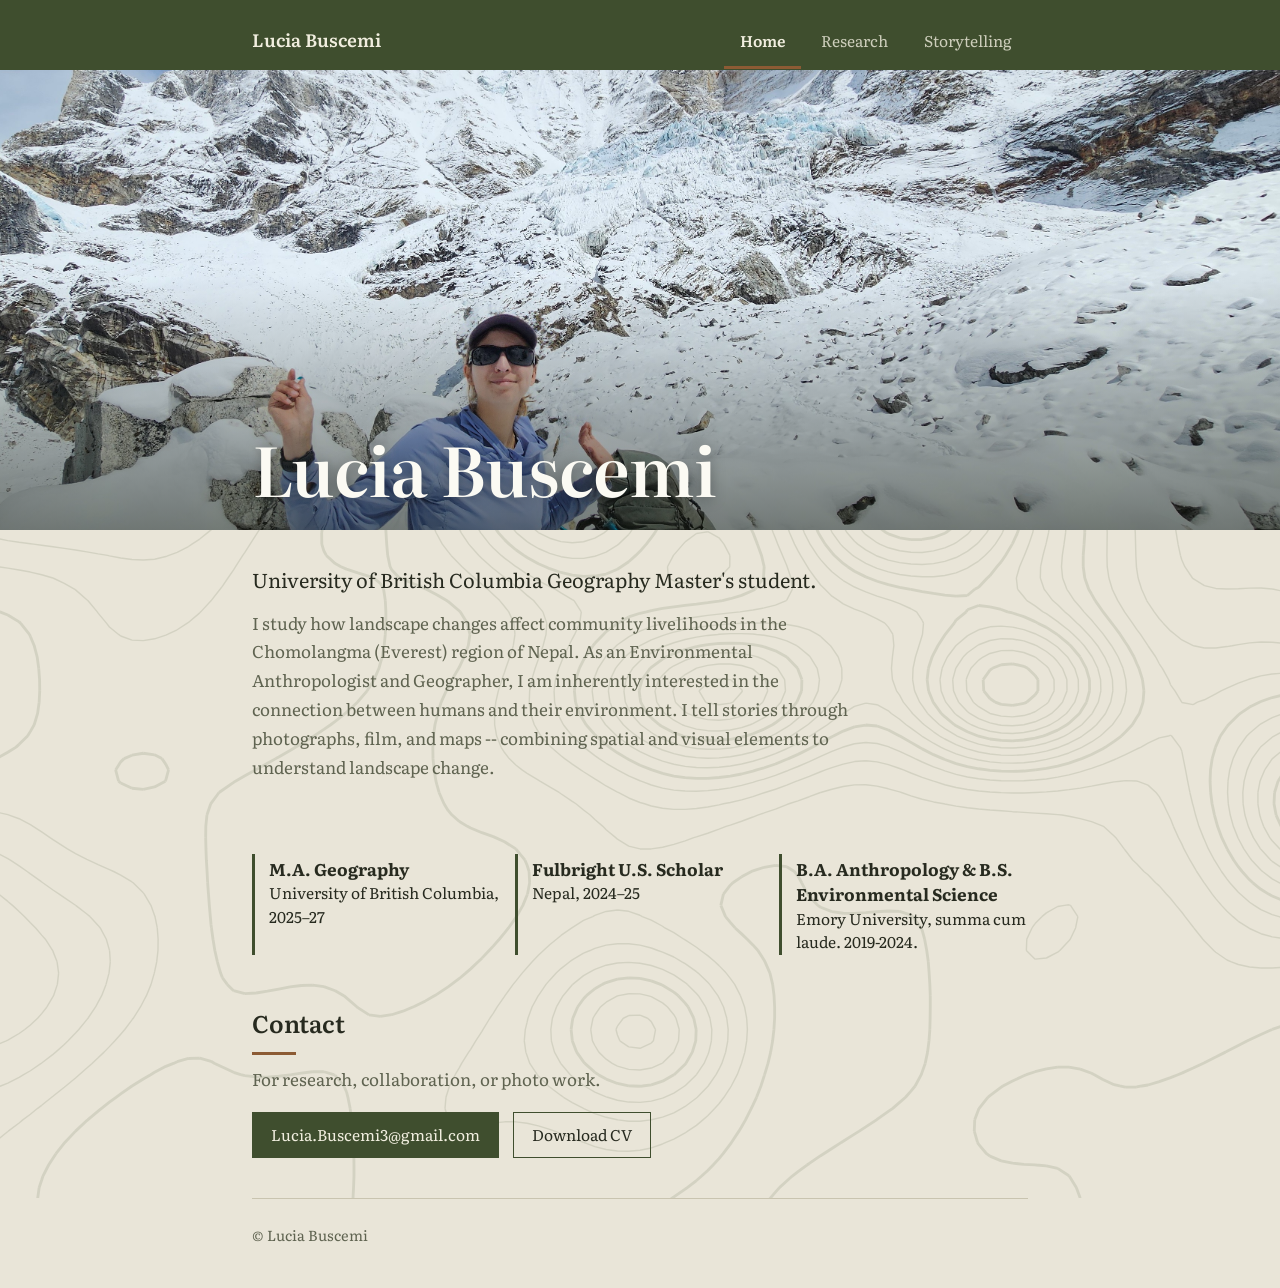
<file: index (8).html>
<!DOCTYPE html>
<html lang="en">
<head>
<meta charset="utf-8">
<meta name="viewport" content="width=device-width, initial-scale=1, viewport-fit=cover">
<title>Lucia Buscemi</title>
<link href="https://fonts.googleapis.com/css2?family=Literata:ital,opsz,wght@0,7..72,400;0,7..72,600;1,7..72,400&display=swap" rel="stylesheet">
<style>
:root{
  --bg:#e9e5d8; --panel:#f3f0e6; --ink:#272a1f; --muted:#5f6350; --line:#c9c4b0; --moss:#3f4e2e; --on-moss:#f1eedf; --clay:#8c5b34; --link:#3f5a2a;
  box-sizing:border-box; padding-top:env(safe-area-inset-top,0px); padding-bottom:env(safe-area-inset-bottom,0px);
}
@media (prefers-color-scheme: dark){
  :root:not([data-theme="light"]){--bg:#1b1e16;--panel:#23271c;--ink:#e8e6d8;--muted:#a3a68f;--line:#3b402f;--moss:#2c3820;--on-moss:#ecead9;--clay:#d19a6a;--link:#b5cf93}
}
:root[data-theme="dark"]{--bg:#1b1e16;--panel:#23271c;--ink:#e8e6d8;--muted:#a3a68f;--line:#3b402f;--moss:#2c3820;--on-moss:#ecead9;--clay:#d19a6a;--link:#b5cf93}
html{scroll-padding-top:env(safe-area-inset-top,0px)}
*{box-sizing:border-box}
body{margin:0;background:var(--bg);color:var(--ink);font-family:"Literata",Georgia,"Times New Roman",serif;font-size:17px;line-height:1.7}
a{color:var(--link);text-underline-offset:3px}
a:focus-visible,button:focus-visible{outline:2px solid var(--clay);outline-offset:3px}
.wrap{max-width:820px;margin:0 auto;padding:0 22px}
.bar{background:var(--moss);color:var(--on-moss)}
.bar .wrap{display:flex;flex-wrap:wrap;justify-content:space-between;align-items:baseline;gap:8px 28px;padding-top:18px;padding-bottom:0}
.bar .name{font-weight:600;font-size:18px;padding-bottom:14px}
nav{display:flex;gap:4px}
nav a{color:var(--on-moss);text-decoration:none;padding:10px 16px 12px;font-size:15.5px;border-bottom:3px solid transparent;opacity:.8}
nav a:hover{opacity:1}
nav a[aria-current="page"]{opacity:1;border-bottom-color:var(--clay);font-weight:600}
.page{display:none;padding-bottom:40px}
.page.on{display:block}
#home{position:relative;overflow:hidden}
#topo{position:absolute;inset:0;width:100%;height:100%;color:var(--moss);opacity:.12;pointer-events:none}
#home .wrap{position:relative}
.hero{border-bottom:0}
.hero .wrap{position:relative;padding-top:34px;padding-bottom:48px}
.banner{position:relative;height:clamp(280px,44vw,460px);background:var(--moss);overflow:hidden}
.banner img{position:absolute;inset:0;width:100%;height:100%;object-fit:cover;object-position:center}
.banner img[hidden]{display:none}
.banner::after{content:"";position:absolute;inset:0;background:linear-gradient(to top,rgba(18,22,12,.55),rgba(18,22,12,0) 55%);pointer-events:none}
#home .banner .wrap{position:absolute;left:0;right:0;bottom:0;z-index:1;padding:0 22px 26px}
.banner h1{color:#fbfaf3;margin:0;text-shadow:0 1px 14px rgba(0,0,0,.35)}
h1{font-size:clamp(42px,9vw,68px);line-height:1.05;font-weight:600;margin:0 0 20px;letter-spacing:-.015em}
.lede{font-size:20px;line-height:1.55;max-width:34em;margin:0 0 14px}
.sub{max-width:36em;color:var(--muted);margin:0}
h2{font-size:24px;font-weight:600;margin:48px 0 6px}
h2::after{content:"";display:block;width:44px;height:3px;background:var(--clay);margin-top:8px}
.intro{color:var(--muted);margin:10px 0 18px;max-width:40em}
.facts{display:grid;gap:14px;margin-top:24px}
@media(min-width:640px){.facts{grid-template-columns:repeat(3,1fr)}}
.fact{border-left:3px solid var(--moss);padding:2px 0 2px 14px;font-size:15.5px;line-height:1.5}
.fact b{display:block;font-size:17px}
.contact{display:flex;flex-wrap:wrap;gap:10px 14px;margin-top:14px}
.btn{display:inline-block;padding:9px 18px;border:1.5px solid var(--moss);color:var(--ink);text-decoration:none;font-size:15.5px;background:transparent}
.btn.fill{background:var(--moss);color:var(--on-moss)}
.btn:hover{border-color:var(--clay)}
.item{padding:16px 0;border-bottom:1px solid var(--line)}
.item:last-of-type{border-bottom:0}
.item h3{font-size:19px;font-weight:600;margin:0 0 2px;line-height:1.35}
.meta{font-size:14.5px;color:var(--clay);font-style:italic;margin-bottom:4px}
.item p{margin:6px 0 0;max-width:42em}
.embed{margin:16px 0 8px}
.frame{position:relative;width:100%;background:var(--panel);border:1px solid var(--line)}
.frame iframe{position:absolute;inset:0;width:100%;height:100%;border:0}
.frame .empty{position:absolute;inset:0;display:flex;align-items:center;justify-content:center;text-align:center;padding:16px;color:var(--muted);font-style:italic;font-size:15px}
.open{font-size:14.5px;margin-top:6px}
.photos{display:grid;grid-template-columns:repeat(auto-fill,minmax(200px,1fr));gap:12px;margin-top:14px}
.photos figure{margin:0}
.ph{aspect-ratio:4/3;background:var(--panel);border:1px solid var(--line);display:flex;align-items:center;justify-content:center;color:var(--muted);font-size:13px;font-style:italic;text-align:center;padding:8px}
figcaption{font-size:13.5px;color:var(--muted);margin-top:4px}
.carousel{position:relative;margin-top:14px;outline:none}
.slide{position:relative;aspect-ratio:3/2;background:var(--panel);border:1px solid var(--line);display:flex;align-items:center;justify-content:center;color:var(--muted);font-style:italic;font-size:15px;text-align:center;padding:12px}
.slide img{max-width:100%;max-height:100%;object-fit:contain;display:block}
.carousel [hidden]{display:none!important}
.arrow{position:absolute;top:50%;transform:translateY(-50%);width:44px;height:44px;border:0;background:var(--moss);color:var(--on-moss);font-size:26px;line-height:1;cursor:pointer;opacity:.9}
.arrow:hover{background:var(--clay)}
.arrow.prev{left:10px}.arrow.next{right:10px}
.capline{display:flex;justify-content:space-between;gap:16px;margin-top:8px;font-size:14.5px;color:var(--muted)}
.stage{position:relative}
.spread{display:flex;justify-content:center;align-items:center;background:var(--panel);border:1px solid var(--line);min-height:240px}
.spread img{width:50%;height:auto;display:block;min-width:0}
.spread.single img{width:100%;max-width:480px}
.spread .none{padding:60px 16px;color:var(--muted);font-style:italic;font-size:15px;text-align:center}
footer{padding:24px 0 40px;border-top:1px solid var(--line);font-size:14.5px;color:var(--muted)}
</style>
</head>
<body>
<header class="bar"><div class="wrap">
  <span class="name">Lucia Buscemi</span>
  <nav aria-label="Pages">
    <a href="#home">Home</a><a href="#research">Research</a><a href="#storytelling">Storytelling</a>
  </nav>
</div></header>

<main>
<!-- HOME -->
<div class="page" id="home">
  <svg id="topo" viewBox="0 0 1200 800" preserveAspectRatio="xMidYMid slice" fill="none" stroke="currentColor" stroke-linejoin="round" aria-hidden="true"></svg>
  <div class="hero">
    <div class="banner">
      <img id="cover-img" alt="Cover photograph">
      <div class="wrap"><h1>Lucia Buscemi</h1></div>
    </div>
    <div class="wrap">
      <p class="lede">University of British Columbia Geography Master's student.</p>
      <p class="sub">I study how landscape changes affect community livelihoods in the Chomolangma (Everest) region of Nepal. As an Environmental Anthropologist and Geographer, I am inherently interested in the connection between humans and their environment. I tell stories through photographs, film, and maps -- combining spatial and visual elements to understand landscape change.</p>
    </div>
  </div>
  <div class="wrap">
    <div class="facts">
      <div class="fact"><b>M.A. Geography</b>University of British Columbia, 2025–27</div>
      <div class="fact"><b>Fulbright U.S. Scholar</b>Nepal, 2024–25</div>
      <div class="fact"><b>B.A. Anthropology & B.S. Environmental Science</b>Emory University, summa cum laude. 2019-2024.</div>
    </div>
    <h2>Contact</h2>
    <p class="intro">For research, collaboration, or photo work.</p>
    <div class="contact">
      <a class="btn fill" href="mailto:Lucia.Buscemi3@gmail.com">Lucia.Buscemi3@gmail.com</a>
      <a class="btn" href="#">Download CV</a>
    </div>
  </div>
</div>

<!-- RESEARCH -->
<div class="page" id="research"><div class="wrap">
  <h2>Research</h2>
  <p class="intro">Hazards, tourism, and livelihoods in the Himalaya, and how local communities respond to landscape changes.</p>

  <div class="item">
    <div class="meta">Master's research at UBC, in progress, 2025&ndash;27</div>
    <h3>The Effects of Hazard-Related Landscape Changes on Livelihoods in Khumbu Pasanglhamu Rural Municipality, Nepal</h3>
    <p>How floods and landslides affect livelihoods in Solukhumbu. Designed with the Sagarmatha Pollution Control Committee and Khumbu Pasanglhamu Rural Municipality. Supervisor: Dr. Michele Koppes, Committee: Dr. Phurwa Dolpopa.</p>
  </div>
  <div class="item">
    <div class="meta">Fulbright research, 2024&ndash;25</div>
    <h3>Tourism infrastructure, climate adaptation, and policy</h3>
    <p>Ethnographic research in the Everest region on trekking trails, adaptation initiatives, and government policy, alongside waste management work including the Carry Me Back program.</p>
    <div class="embed" data-embed="storymap" data-ratio="62%" data-title="ArcGIS StoryMap"></div>
  </div>
  <div class="item">
    <div class="meta">Honors thesis, 2023</div>
    <h3>Footsteps on the Roof of the World: Navigating Anthropogenic Impacts in the Everest Region</h3>
    <p>Supported by a Halle Institute research fellowship and awarded highest honors. It looks at the autonomy of Khumbu residents and challenges Western media portrayals of trash in the region.</p>
  </div>
  <div class="item">
    <div class="meta">Research thesis, Chile, 2024</div>
    <h3>Las Hierbas Medicinales y Problemas Ambientales: Socio-Political-Environmental Nexus of the Mapuche Population in Central-Southern Chile</h3>
    <p>A capstone thesis about the relationship between dictator-era forest plantations in Chile with the Indigenous Mapuche's relationship with/access to medicinal plants.</p>
  </div>

  <h2>Scientific poster</h2>
  <p class="intro">Plastic burning in Guatemala.</p>
  <div class="embed" data-embed="poster" data-ratio="133%" data-max="440px" data-title="Scientific poster"></div>

  <h2>Emory University Anthropology 585 (Development and Change) Final Paper</h2>
  <div class="embed" data-embed="paper" data-ratio="125%" data-max="680px" data-title="Final paper"></div>
</div></div>

<!-- STORYTELLING -->
<div class="page" id="storytelling"><div class="wrap">
  <h2>Storytelling</h2>
  <p class="intro">Photographs, film, and print about the places and people I work with.</p>

  <h2>Photography</h2>
  <div class="carousel" id="car" tabindex="0" role="group" aria-roledescription="carousel" aria-label="Photography">
    <div class="slide"><img id="car-img" alt="" hidden><span id="car-none">Replace with a photo</span></div>
    <button class="arrow prev" id="car-prev" aria-label="Previous photo">&#8249;</button>
    <button class="arrow next" id="car-next" aria-label="Next photo">&#8250;</button>
    <div class="capline"><span id="car-cap"></span><span id="car-count"></span></div>
  </div>

  <h2>Photojournalism</h2>
  <p class="intro">Written from informal interviews with residents of El Chaltén, Argentina, this article explores how the newly elected President of Argentina, Javier Millei, threatens land sovernigity and environmental conservation of the Patagonia region.</p>
  <div class="embed" data-embed="photojournalism" data-ratio="62%" data-title="Photojournalism"></div>

  <h2>Video</h2>
  <p class="intro">DRAFT part of a short film about a new road that was built into the Chomolangma (Everest) region of Nepal.</p>
  <div class="embed" data-embed="video" data-ratio="56.25%" data-title="Video"></div>

  <h2>Magazine</h2>
  <p class="intro">The Himalayan Art Symposium 2025 magazine.</p>
  <div class="carousel" id="mag" tabindex="0" role="group" aria-roledescription="carousel" aria-label="Magazine">
    <div class="stage">
      <div class="spread" id="mag-spread"></div>
      <button class="arrow prev" id="mag-prev" aria-label="Previous pages">&#8249;</button>
      <button class="arrow next" id="mag-next" aria-label="Next pages">&#8250;</button>
    </div>
    <div class="capline"><span id="mag-cap"></span><span id="mag-pdf"></span></div>
  </div>

  <h2>Brochure</h2>
  <p class="intro">A waste management brochure for Sagarmatha National Park.</p>
  <div class="embed" data-embed="flyer" data-ratio="70%" data-title="Brochure"></div>
</div></div>
</main>

<div class="wrap"><footer>© Lucia Buscemi</footer></div>

<script>
// Paste your share/embed links between the quotes. Leave empty to show a placeholder.
var EMBEDS = {
  photojournalism: "https://www.canva.com/design/DAF_JvlA7Rw/uStv0QBDQE4K6cSyzGXrGg/view?embed",
  video: "https://www.youtube.com/embed/9x9nUaC5-gs?si=LjgP9laKdaHgzKM0",
  storymap: "https://storymaps.arcgis.com/stories/f96e7fc4ce134c1085461bcf22367383",
  flyer: "https://www.canva.com/design/DAGhS96YS2A/IpJbpJyo7QUl0VN2s8rgWg/view?embed",
  poster: "https://www.canva.com/design/DAGucFhJKdc/jUPxYcBiiAcR9ZHtkVZmww/view?embed",
  paper: "papers/anthro585-final-paper.pdf" // PDF uploaded to a "papers" folder on GitHub
};
document.querySelectorAll(".embed").forEach(function(el){
  if (el.dataset.max) el.style.maxWidth = el.dataset.max;
  var url = EMBEDS[el.dataset.embed], f = document.createElement("div");
  f.className = "frame"; f.style.paddingTop = el.dataset.ratio;
  if (url) {
    var i = document.createElement("iframe");
    i.src = url; i.title = el.dataset.title; i.loading = "lazy"; i.allowFullscreen = true;
    i.allow = "accelerometer; autoplay; clipboard-write; encrypted-media; gyroscope; picture-in-picture; web-share; fullscreen; geolocation";
    i.referrerPolicy = "strict-origin-when-cross-origin";
    f.appendChild(i);
    el.appendChild(f);
    var p = document.createElement("p"); p.className = "open";
    p.innerHTML = '<a target="_blank" rel="noopener">Open in a new tab</a>';
    p.firstChild.href = url; el.appendChild(p);
  } else {
    f.innerHTML = '<div class="empty">Your ' + el.dataset.title.toLowerCase() + ' will appear here once its link is added.</div>';
    el.appendChild(f);
  }
});
// Stylized contour map of the Everest massif (Everest, Lhotse, Nuptse, Changtse, Cho Oyu, Makalu), not survey data.
(function(){
  var nx=150, ny=100, S=[[1,.38,1,.13,.10],[1.08,.55,.93,.10,.07],[.82,.55,.82,.12,.07],[.98,.2,.6,.09,.07],[.68,.38,.62,.09,.08],[.25,.3,.7,.14,.10],[1.35,.65,.75,.10,.10],[.75,.85,.5,.08,.07],[.1,.8,.35,.15,.12]];
  function h(x,y){
    var v=.1;
    S.forEach(function(k){var dx=(x-k[0])/k[3],dy=(y-k[1])/k[4];v+=k[2]*Math.exp(-(dx*dx+dy*dy));});
    return v+.035*Math.sin(x*14+y*6)+.03*Math.sin(y*19-x*7+1)+.015*Math.sin(x*31+y*23);
  }
  var g=[],i,j,k;
  for(j=0;j<=ny;j++){g[j]=[];for(i=0;i<=nx;i++)g[j][i]=h(i/nx*1.5,j/ny);}
  var cw=1200/nx,ch=800/ny,thin="",thick="";
  for(k=0;k<14;k++){
    var l=.1+k*.075,d="";
    for(j=0;j<ny;j++)for(i=0;i<nx;i++){
      var a=g[j][i],b=g[j][i+1],c=g[j+1][i+1],e=g[j+1][i],x0=i*cw,y0=j*ch;
      var m=(a>l?8:0)|(b>l?4:0)|(c>l?2:0)|(e>l?1:0);
      if(m==0||m==15)continue;
      var P={T:[x0+cw*(l-a)/(b-a),y0],R:[x0+cw,y0+ch*(l-b)/(c-b)],B:[x0+cw*(l-e)/(c-e),y0+ch],L:[x0,y0+ch*(l-a)/(e-a)]};
      var T={1:"LB",2:"BR",3:"LR",4:"TR",5:"TLBR",6:"TB",7:"TL",8:"TL",9:"TB",10:"TRLB",11:"TR",12:"LR",13:"BR",14:"LB"}[m];
      for(var q=0;q<T.length;q+=2){var p1=P[T[q]],p2=P[T[q+1]];d+="M"+p1[0].toFixed(1)+" "+p1[1].toFixed(1)+"L"+p2[0].toFixed(1)+" "+p2[1].toFixed(1);}
    }
    if(k%4==0)thick+=d;else thin+=d;
  }
  document.getElementById("topo").innerHTML='<path d="'+thin+'" stroke-width="1"/><path d="'+thick+'" stroke-width="2"/>';
})();
// Photography: the folder your photos are in. Use "" if they sit next to index.html.
var PHOTO_DIR = "photos/";
var PHOTOS = [
  {src: PHOTO_DIR + "himalayanart-1.JPG", caption: "Himalayan Art Symposium | Salleri, Solukhumbu, Nepal | May 2025"},
  {src: PHOTO_DIR + "himalayanart-2.JPG", caption: "Himalayan Art Symposium | Salleri, Solukhumbu, Nepal | May 2025"},
  {src: PHOTO_DIR + "himalayanart-3.JPG", caption: "Himalayan Art Symposium | Salleri, Solukhumbu, Nepal | May 2025"},
  {src: PHOTO_DIR + "himalayanart-4.JPG", caption: "Himalayan Art Symposium | Salleri, Solukhumbu, Nepal | May 2025"},
  {src: PHOTO_DIR + "himalayanart-5.JPG", caption: "Himalayan Art Symposium | Salleri, Solukhumbu, Nepal | May 2025"},
  {src: PHOTO_DIR + "himalayanart-6.JPG", caption: "Himalayan Art Symposium | Salleri, Solukhumbu, Nepal | May 2025"},
  {src: PHOTO_DIR + "himalayanart-7.JPG", caption: "Himalayan Art Symposium | Salleri, Solukhumbu, Nepal | May 2025"},
  {src: PHOTO_DIR + "himalayanart-8.JPG", caption: "Himalayan Art Symposium | Salleri, Solukhumbu, Nepal | May 2025"},
  {src: PHOTO_DIR + "himalayanart-9.JPG", caption: "Himalayan Art Symposium | Salleri, Solukhumbu, Nepal | May 2025"},
  {src: PHOTO_DIR + "himalayanart-10.JPG", caption: "Himalayan Art Symposium | Salleri, Solukhumbu, Nepal | May 2025"},
  {src: PHOTO_DIR + "himalayanart-11.JPG", caption: "Himalayan Art Symposium | Salleri, Solukhumbu, Nepal | May 2025"},
  {src: PHOTO_DIR + "himalayanart-12.JPG", caption: "Himalayan Art Symposium | Salleri, Solukhumbu, Nepal | May 2025"},
  {src: PHOTO_DIR + "himalayanart-13.JPG", caption: "Himalayan Art Symposium | Salleri, Solukhumbu, Nepal | May 2025"},
  {src: PHOTO_DIR + "himalayanart-14.JPG", caption: "Himalayan Art Symposium | Salleri, Solukhumbu, Nepal | May 2025"},
  {src: PHOTO_DIR + "himalayanart-15.JPG", caption: "Himalayan Art Symposium | Salleri, Solukhumbu, Nepal | May 2025"},
  {src: PHOTO_DIR + "himalayanart-16.JPG", caption: "Himalayan Art Symposium | Salleri, Solukhumbu, Nepal | May 2025"},
  {src: PHOTO_DIR + "himalayanart-17.JPG", caption: "Himalayan Art Symposium | Salleri, Solukhumbu, Nepal | May 2025"},
  {src: PHOTO_DIR + "nature-1.JPG", caption: "Cerro Chaltén | Patagonia, Argentina | January 2024"},
  {src: PHOTO_DIR + "nature-2.JPG", caption: "Cerro Chaltén | Patagonia, Argentina | January 2024"},
  {src: PHOTO_DIR + "nature-3.JPG", caption: "Torres del Paine National Park | Patagonia, Chile | February 2024"},
  {src: PHOTO_DIR + "nature-4.JPG", caption: "Torres del Paine National Park | Patagonia, Chile | February 2024"},
  {src: PHOTO_DIR + "khumbu-1.JPG", caption: "Porter above Namche Bazaar | Solukhumbu, Nepal | June 2022"},
  {src: PHOTO_DIR + "khumbu-2.JPG", caption: "Chomolangma (Everest) Base Camp during the monsoon | Solukhumbu, Nepal | July 2022"},
  {src: PHOTO_DIR + "khumbu-3.JPG", caption: "Sunset over Chomolangma (Everest) from Kala Pattar | Solukhumbu, Nepal | June 2023"},
  {src: PHOTO_DIR + "khumbu-4.JPG", caption: "Ama Dablam | Solukhumbu, Nepal | June 2023"},
  {src: PHOTO_DIR + "patagonia-1.JPG", caption: "Glaciar Grey, Southern Patagonia Ice Field | Torres del Paine National Park, Chile | February 2024"},
  {src: PHOTO_DIR + "patagonia-2.JPG", caption: "Glaciar Grey, Southern Patagonia Ice Field | Torres del Paine National Park, Chile | February 2024"},
  {src: PHOTO_DIR + "peru-1.JPG", caption: "Sand Buggy, Huacachina Desert Oasis | Peru | January 2020"}
];
(function(){
  var list = PHOTOS.length ? PHOTOS : [{src:"",caption:"Caption, place, year"},{src:"",caption:"Caption, place, year"},{src:"",caption:"Caption, place, year"}];
  var i=0, box=document.getElementById("car"), img=document.getElementById("car-img"), none=document.getElementById("car-none"),
      cap=document.getElementById("car-cap"), cnt=document.getElementById("car-count");
  function render(){
    var p=list[i]; cap.textContent=p.caption||""; cnt.textContent=(i+1)+" / "+list.length;
    if(p.src){ none.hidden=true; img.hidden=false; img.alt=p.caption||"Photograph"; img.src=p.src; }
    else { img.hidden=true; none.hidden=false; none.textContent="Replace with a photo"; }
  }
  img.addEventListener("error",function(){
    var u=list[i].src, alt=/\.JPG$/.test(u)?u.replace(/\.JPG$/,".jpg"):(/\.jpg$/.test(u)?u.replace(/\.jpg$/,".JPG"):"");
    if(alt && img.getAttribute("src")===u){ img.src=alt; return; }
    img.hidden=true; none.hidden=false; none.textContent="Photo not found: "+u;
  });
  function go(d){ i=(i+d+list.length)%list.length; render(); }
  document.getElementById("car-prev").onclick=function(){go(-1)};
  document.getElementById("car-next").onclick=function(){go(1)};
  if(list.length<2){ document.getElementById("car-prev").hidden=true; document.getElementById("car-next").hidden=true; }
  box.addEventListener("keydown",function(e){ if(e.key==="ArrowLeft")go(-1); if(e.key==="ArrowRight")go(1); });
  var x0=null;
  box.addEventListener("touchstart",function(e){x0=e.touches[0].clientX},{passive:true});
  box.addEventListener("touchend",function(e){ if(x0===null)return; var dx=e.changedTouches[0].clientX-x0; if(Math.abs(dx)>40)go(dx<0?1:-1); x0=null; });
  render();
})();
// Magazine: the folder with your page images, and how many pages there are (page-01.jpg ... page-66.jpg).
var MAGAZINE_DIR = "magazine/";
var MAGAZINE_PAGES = 66;
var MAGAZINE = {
  pages: [],
  pdf: "" // optional, e.g. "magazine/magazine.pdf" adds a download link
};
for (var n = 1; n <= MAGAZINE_PAGES; n++) MAGAZINE.pages.push(MAGAZINE_DIR + "page-" + (n < 10 ? "0" : "") + n + ".jpg");
(function(){
  var pages=MAGAZINE.pages, sp=document.getElementById("mag-spread"), box=document.getElementById("mag"),
      cap=document.getElementById("mag-cap"), pdf=document.getElementById("mag-pdf"),
      prev=document.getElementById("mag-prev"), next=document.getElementById("mag-next"), i=0, views=[], single=false;
  function build(){
    single=window.innerWidth<640; views=[];
    if(single){ pages.forEach(function(_,k){views.push([k])}); }
    else { if(pages.length) views.push([0]); for(var k=1;k<pages.length;k+=2) views.push(k+1<pages.length?[k,k+1]:[k]); }
  }
  function render(){
    sp.innerHTML=""; sp.className="spread"+(single?" single":"");
    if(!pages.length){ sp.innerHTML='<div class="none">Magazine pages will appear here as a two-page spread.</div>'; cap.textContent=""; prev.hidden=next.hidden=true; return; }
    var v=views[i]; v.forEach(function(k){var im=document.createElement("img"); im.alt="Magazine page "+(k+1);
      im.onerror=function(){ var u=im.getAttribute("src"); if(!im.dataset.r){ im.dataset.r=1; im.src=/\.jpg$/.test(u)?u.replace(/\.jpg$/,".JPG"):u.replace(/\.JPG$/,".jpg"); } };
      im.src=pages[k]; sp.appendChild(im);});
    if(views[i+1]) views[i+1].forEach(function(k){ new Image().src=pages[k]; });
    cap.textContent=(v.length>1?"Pages "+(v[0]+1)+"\u2013"+(v[1]+1):"Page "+(v[0]+1))+" of "+pages.length;
    prev.hidden=next.hidden=views.length<2;
  }
  function go(d){ i=(i+d+views.length)%views.length; render(); }
  function find(pg){ for(var k=0;k<views.length;k++) if(views[k].indexOf(pg)>-1) return k; return 0; }
  prev.onclick=function(){go(-1)}; next.onclick=function(){go(1)};
  box.addEventListener("keydown",function(e){ if(e.key==="ArrowLeft")go(-1); if(e.key==="ArrowRight")go(1); });
  var x0=null;
  box.addEventListener("touchstart",function(e){x0=e.touches[0].clientX},{passive:true});
  box.addEventListener("touchend",function(e){ if(x0===null)return; var dx=e.changedTouches[0].clientX-x0; if(Math.abs(dx)>40)go(dx<0?1:-1); x0=null; });
  window.addEventListener("resize",function(){ var was=single, pg=views[i]?views[i][0]:0; build(); if(was!==single){ i=find(pg); render(); } });
  if(MAGAZINE.pdf){ pdf.innerHTML='<a download>Download the magazine (PDF)</a>'; pdf.firstChild.href=MAGAZINE.pdf; }
  build(); render();
})();
// Cover photo banner on the home page
(function(){
  var im=document.getElementById("cover-img");
  im.addEventListener("error",function(){
    var u=im.getAttribute("src");
    if(!im.dataset.r){ im.dataset.r=1; im.src=/\.jpg$/.test(u)?u.replace(/\.jpg$/,".JPG"):u.replace(/\.JPG$/,".jpg"); }
    else { im.hidden=true; }
  });
  im.src=PHOTO_DIR+"coverphoto.jpg";
})();
function show(id){
  if (!id || !document.getElementById(id)) id = "home";
  document.querySelectorAll(".page").forEach(function(p){p.classList.toggle("on", p.id === id)});
  document.querySelectorAll("nav a").forEach(function(a){
    if (a.getAttribute("href") === "#" + id) a.setAttribute("aria-current","page"); else a.removeAttribute("aria-current");
  });
  window.scrollTo(0,0);
}
function fromHash(){ var h=""; try{h=location.hash.slice(1);}catch(e){} show(h); }
document.querySelectorAll("nav a").forEach(function(a){
  a.addEventListener("click", function(e){
    e.preventDefault();
    var id = a.getAttribute("href").slice(1);
    show(id);
    try{ history.replaceState(null, "", "#" + id); }catch(err){}
  });
});
window.addEventListener("hashchange", fromHash);
fromHash();
</script>
</body>
</html>
</file>
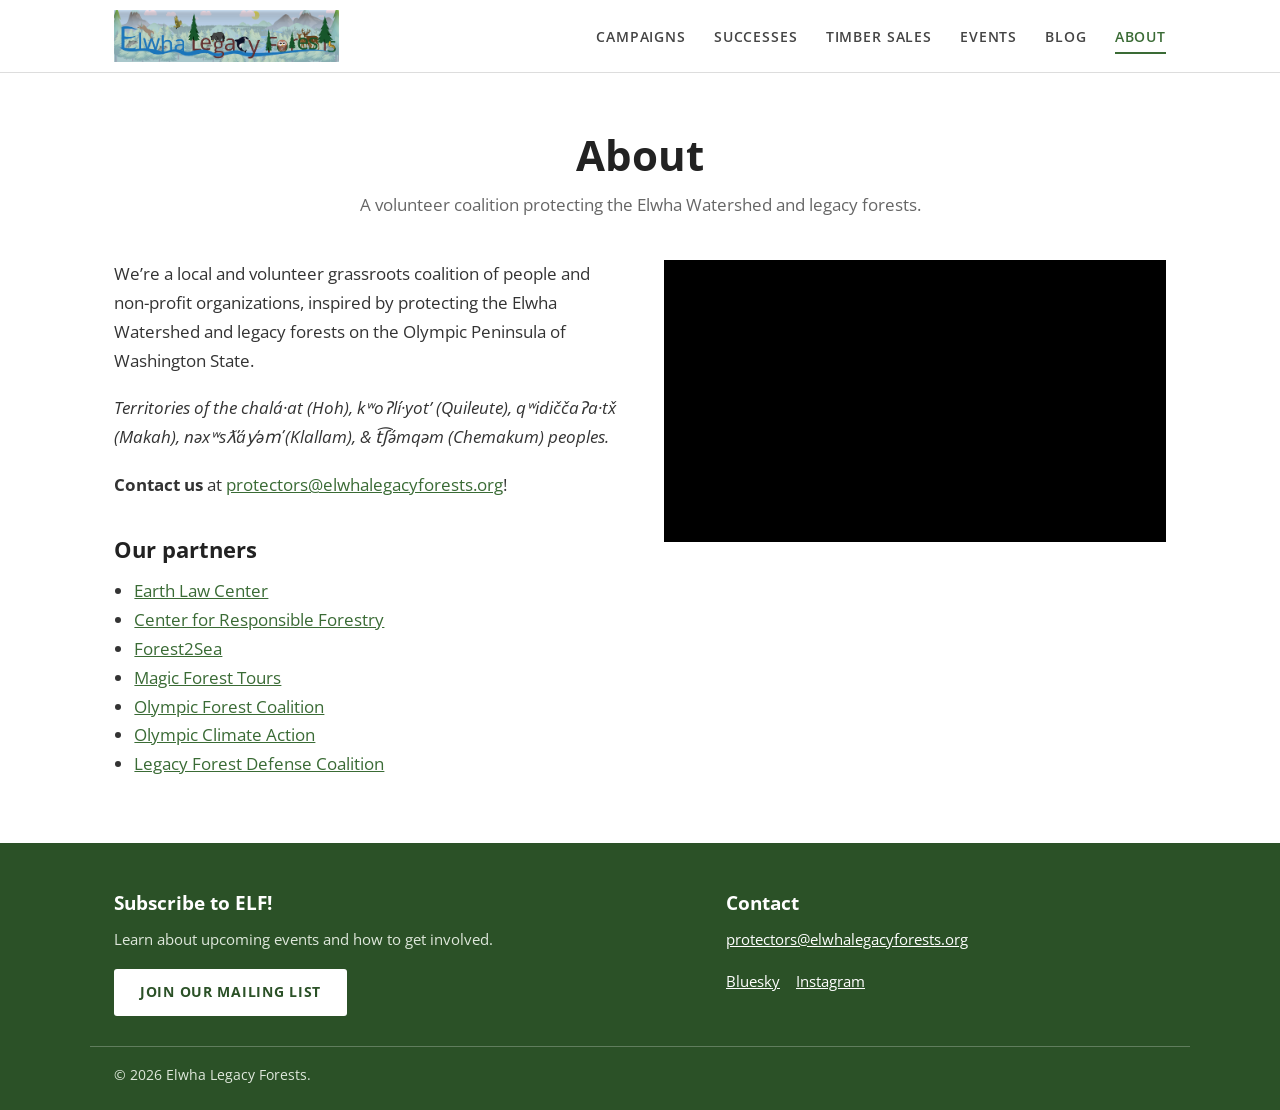
<file: elwha/about.html>
<!DOCTYPE html>
<html lang="en">
<head>
  <meta charset="utf-8">
  <meta name="viewport" content="width=device-width, initial-scale=1">
  <title>About – Elwha Legacy Forests</title>
  <link rel="preconnect" href="https://fonts.googleapis.com">
  <link rel="preconnect" href="https://fonts.gstatic.com" crossorigin>
  <link href="https://fonts.googleapis.com/css2?family=Open+Sans:wght@400;600;700;800&display=swap" rel="stylesheet">
  <link rel="stylesheet" href="style.css?v=5">
</head>
<body>

<header class="site-header">
  <div class="wrap">
    <a class="brand" href="index.html"><img src="photos/elwhalogo.png" alt="Elwha Legacy Forests"></a>
    <button class="nav-toggle" aria-label="Menu" aria-expanded="false">Menu</button>
    <ul class="nav">
      <li class="has-sub"><a href="index.html#campaigns">Campaigns</a>
        <ul class="sub">
          <li><a href="elwha-river-watershed.html">Elwha River Watershed</a></li>
          <li><a href="salt-creek-striped-peak.html">Salt Creek / Striped Peak</a></li>
        </ul>
      </li>
      <li><a href="successes.html">Successes</a></li>
      <li><a href="timber-sales.html">Timber Sales</a></li>
      <li><a href="events.html">Events</a></li>
      <li><a href="blog.html">Blog</a></li>
      <li><a href="about.html" aria-current="page">About</a></li>
    </ul>
  </div>
</header>

<main>
  <div class="page-hero"><div class="wrap"><h1>About</h1><p>A volunteer coalition protecting the Elwha Watershed and legacy forests.</p></div></div>

  <section class="page-body">
    <div class="wrap two-col">
      <div>
        <p>We’re a local and volunteer grassroots coalition of people and non-profit organizations, inspired by protecting the Elwha Watershed and legacy forests on the Olympic Peninsula of Washington State.</p>
        <p><em>Territories of the chalá·at (Hoh), kʷoʔlí·yot’ (Quileute), qʷidiččaʔa·tx̌ (Makah), nəxʷsƛ̕áy̕əm̕ (Klallam), &amp; t͡ʃə́mqəm (Chemakum) peoples.</em></p>
        <p><strong>Contact us</strong> at <a href="mailto:protectors@elwhalegacyforests.org">protectors@elwhalegacyforests.org</a>!</p>

        <h3 style="margin-top:1.6em">Our partners</h3>
        <ul class="partner-list">
          <li><a href="https://www.earthlawcenter.org/">Earth Law Center</a></li>
          <li><a href="https://www.c4rf.org/">Center for Responsible Forestry</a></li>
          <li><a href="https://forest2sea.com">Forest2Sea</a></li>
          <li><a href="https://www.magicforesttours.com/">Magic Forest Tours</a></li>
          <li><a href="https://olympicforest.org/">Olympic Forest Coalition</a></li>
          <li><a href="https://olyclimate.org/">Olympic Climate Action</a></li>
          <li><a href="https://www.wlfdc.org/">Legacy Forest Defense Coalition</a></li>
        </ul>
      </div>
      <div class="video">
        <iframe src="https://www.youtube.com/embed/bMbWaxO2vHA" title="About Elwha Legacy Forests" allowfullscreen loading="lazy"></iframe>
      </div>
    </div>
  </section>
</main>

<footer class="site-footer">
  <div class="wrap footer-grid">
    <div>
      <h3>Subscribe to ELF!</h3>
      <p>Learn about upcoming events and how to get involved.</p>
      <a class="btn" href="mailto:protectors@elwhalegacyforests.org?subject=Add%20me%20to%20the%20mailing%20list">Join Our Mailing List</a>
    </div>
    <div>
      <h3>Contact</h3>
      <p><a href="mailto:protectors@elwhalegacyforests.org">protectors@elwhalegacyforests.org</a></p>
      <div class="social">
        <a href="https://bsky.app/profile/elwhalegacyforests.org">Bluesky</a>
        <a href="https://www.instagram.com/elwhalegacyforestscoalition/">Instagram</a>
      </div>
    </div>
  </div>
  <div class="wrap legal">© 2026 Elwha Legacy Forests.</div>
</footer>
<script src="script.js?v=5"></script>
</body>
</html>
</file>
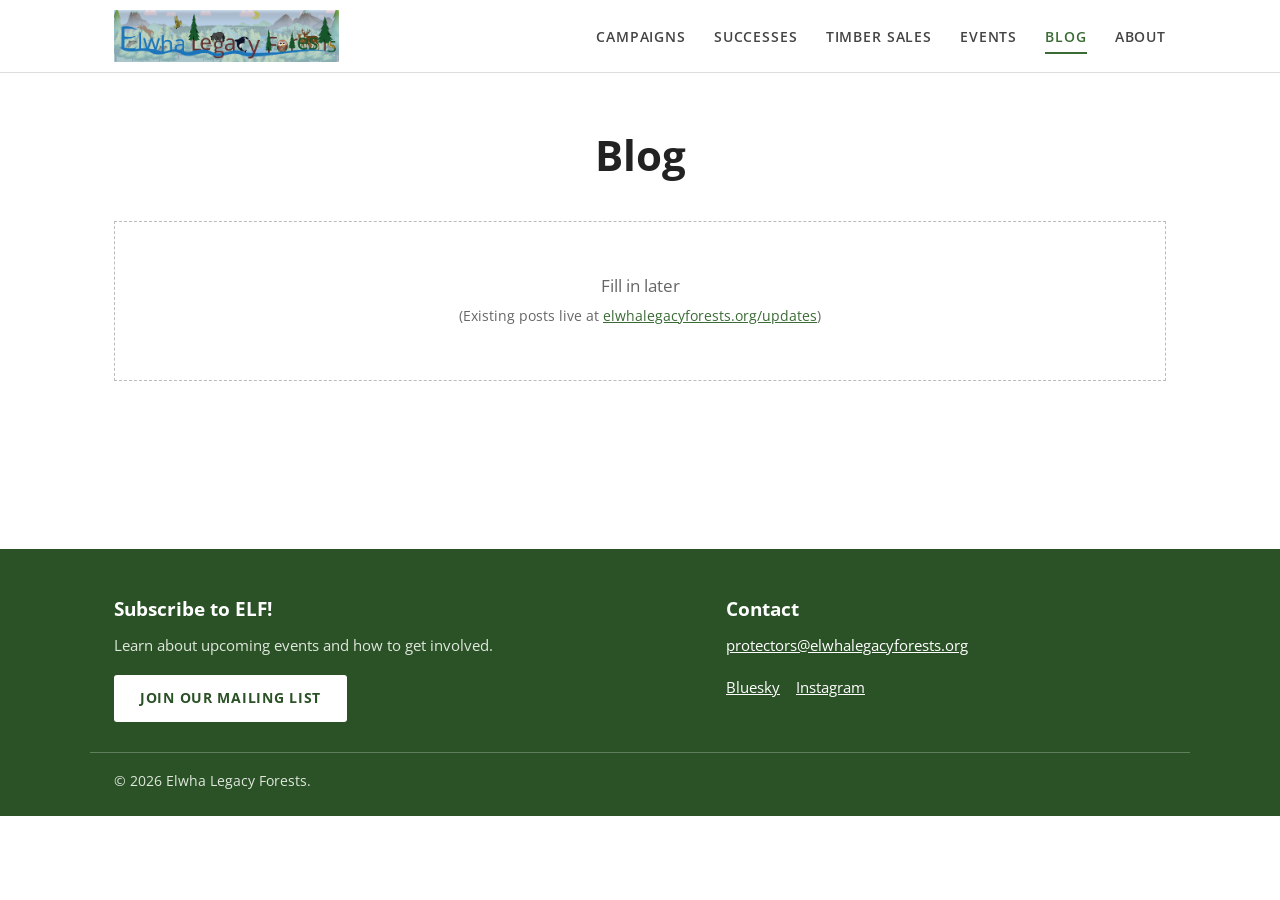
<file: elwha/blog.html>
<!DOCTYPE html>
<html lang="en">
<head>
  <meta charset="utf-8">
  <meta name="viewport" content="width=device-width, initial-scale=1">
  <title>Blog – Elwha Legacy Forests</title>
  <link rel="preconnect" href="https://fonts.googleapis.com">
  <link rel="preconnect" href="https://fonts.gstatic.com" crossorigin>
  <link href="https://fonts.googleapis.com/css2?family=Open+Sans:wght@400;600;700;800&display=swap" rel="stylesheet">
  <link rel="stylesheet" href="style.css?v=5">
</head>
<body>

<header class="site-header">
  <div class="wrap">
    <a class="brand" href="index.html"><img src="photos/elwhalogo.png" alt="Elwha Legacy Forests"></a>
    <button class="nav-toggle" aria-label="Menu" aria-expanded="false">Menu</button>
    <ul class="nav">
      <li class="has-sub"><a href="index.html#campaigns">Campaigns</a>
        <ul class="sub">
          <li><a href="elwha-river-watershed.html">Elwha River Watershed</a></li>
          <li><a href="salt-creek-striped-peak.html">Salt Creek / Striped Peak</a></li>
        </ul>
      </li>
      <li><a href="successes.html">Successes</a></li>
      <li><a href="timber-sales.html">Timber Sales</a></li>
      <li><a href="events.html">Events</a></li>
      <li><a href="blog.html" aria-current="page">Blog</a></li>
      <li><a href="about.html">About</a></li>
    </ul>
  </div>
</header>

<main>
  <div class="page-hero"><div class="wrap"><h1>Blog</h1></div></div>
  <section class="page-body"><div class="wrap">
    <div class="placeholder">Fill in later<br><small>(Existing posts live at <a href="https://elwhalegacyforests.org/updates/">elwhalegacyforests.org/updates</a>)</small></div>
  </div></section>
</main>

<footer class="site-footer">
  <div class="wrap footer-grid">
    <div>
      <h3>Subscribe to ELF!</h3>
      <p>Learn about upcoming events and how to get involved.</p>
      <a class="btn" href="mailto:protectors@elwhalegacyforests.org?subject=Add%20me%20to%20the%20mailing%20list">Join Our Mailing List</a>
    </div>
    <div>
      <h3>Contact</h3>
      <p><a href="mailto:protectors@elwhalegacyforests.org">protectors@elwhalegacyforests.org</a></p>
      <div class="social">
        <a href="https://bsky.app/profile/elwhalegacyforests.org">Bluesky</a>
        <a href="https://www.instagram.com/elwhalegacyforestscoalition/">Instagram</a>
      </div>
    </div>
  </div>
  <div class="wrap legal">© 2026 Elwha Legacy Forests.</div>
</footer>
<script src="script.js?v=5"></script>
</body>
</html>
</file>
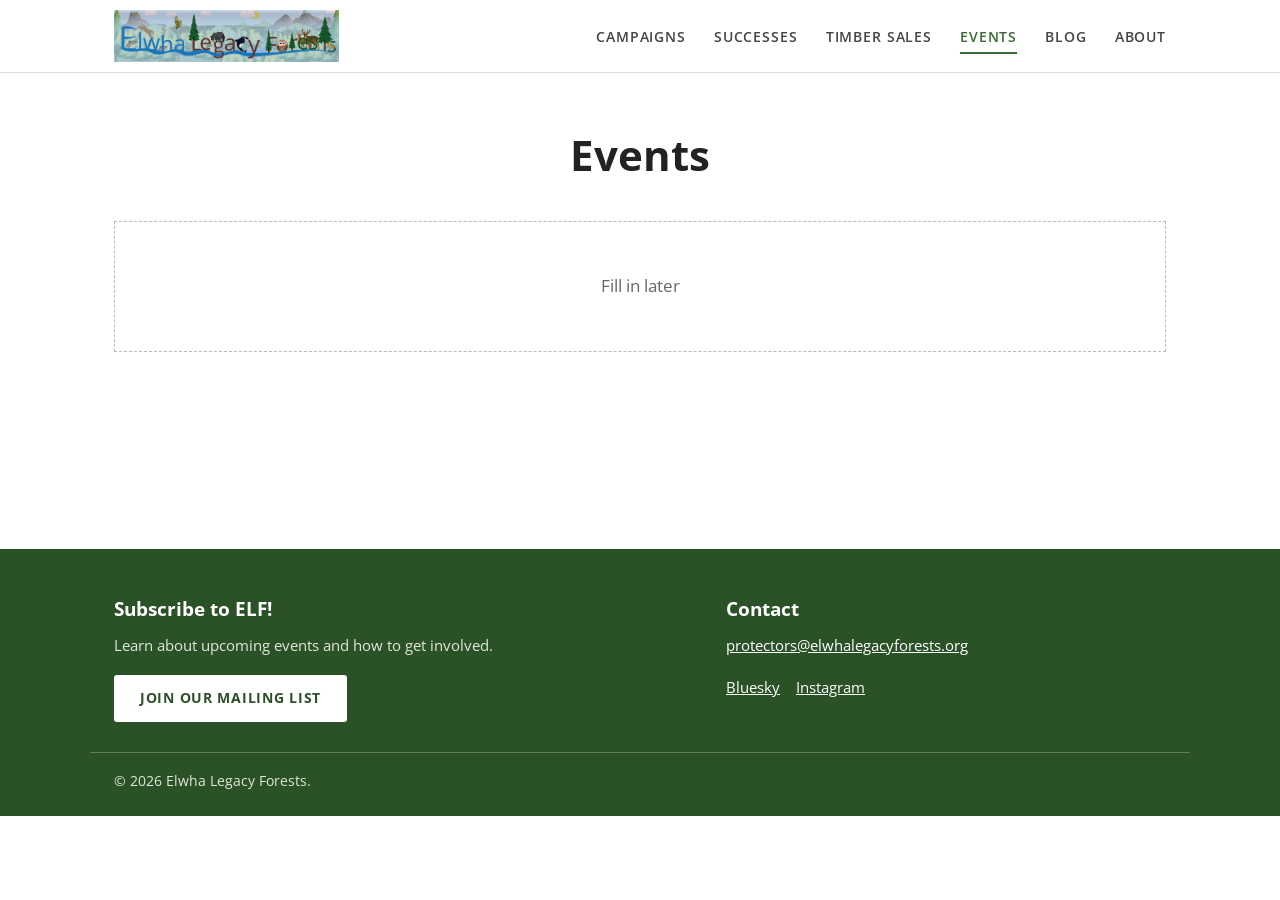
<file: elwha/events.html>
<!DOCTYPE html>
<html lang="en">
<head>
  <meta charset="utf-8">
  <meta name="viewport" content="width=device-width, initial-scale=1">
  <title>Events – Elwha Legacy Forests</title>
  <link rel="preconnect" href="https://fonts.googleapis.com">
  <link rel="preconnect" href="https://fonts.gstatic.com" crossorigin>
  <link href="https://fonts.googleapis.com/css2?family=Open+Sans:wght@400;600;700;800&display=swap" rel="stylesheet">
  <link rel="stylesheet" href="style.css?v=5">
</head>
<body>

<header class="site-header">
  <div class="wrap">
    <a class="brand" href="index.html"><img src="photos/elwhalogo.png" alt="Elwha Legacy Forests"></a>
    <button class="nav-toggle" aria-label="Menu" aria-expanded="false">Menu</button>
    <ul class="nav">
      <li class="has-sub"><a href="index.html#campaigns">Campaigns</a>
        <ul class="sub">
          <li><a href="elwha-river-watershed.html">Elwha River Watershed</a></li>
          <li><a href="salt-creek-striped-peak.html">Salt Creek / Striped Peak</a></li>
        </ul>
      </li>
      <li><a href="successes.html">Successes</a></li>
      <li><a href="timber-sales.html">Timber Sales</a></li>
      <li><a href="events.html" aria-current="page">Events</a></li>
      <li><a href="blog.html">Blog</a></li>
      <li><a href="about.html">About</a></li>
    </ul>
  </div>
</header>

<main>
  <div class="page-hero"><div class="wrap"><h1>Events</h1></div></div>
  <section class="page-body"><div class="wrap"><div class="placeholder">Fill in later</div></div></section>
</main>

<footer class="site-footer">
  <div class="wrap footer-grid">
    <div>
      <h3>Subscribe to ELF!</h3>
      <p>Learn about upcoming events and how to get involved.</p>
      <a class="btn" href="mailto:protectors@elwhalegacyforests.org?subject=Add%20me%20to%20the%20mailing%20list">Join Our Mailing List</a>
    </div>
    <div>
      <h3>Contact</h3>
      <p><a href="mailto:protectors@elwhalegacyforests.org">protectors@elwhalegacyforests.org</a></p>
      <div class="social">
        <a href="https://bsky.app/profile/elwhalegacyforests.org">Bluesky</a>
        <a href="https://www.instagram.com/elwhalegacyforestscoalition/">Instagram</a>
      </div>
    </div>
  </div>
  <div class="wrap legal">© 2026 Elwha Legacy Forests.</div>
</footer>
<script src="script.js?v=5"></script>
</body>
</html>
</file>
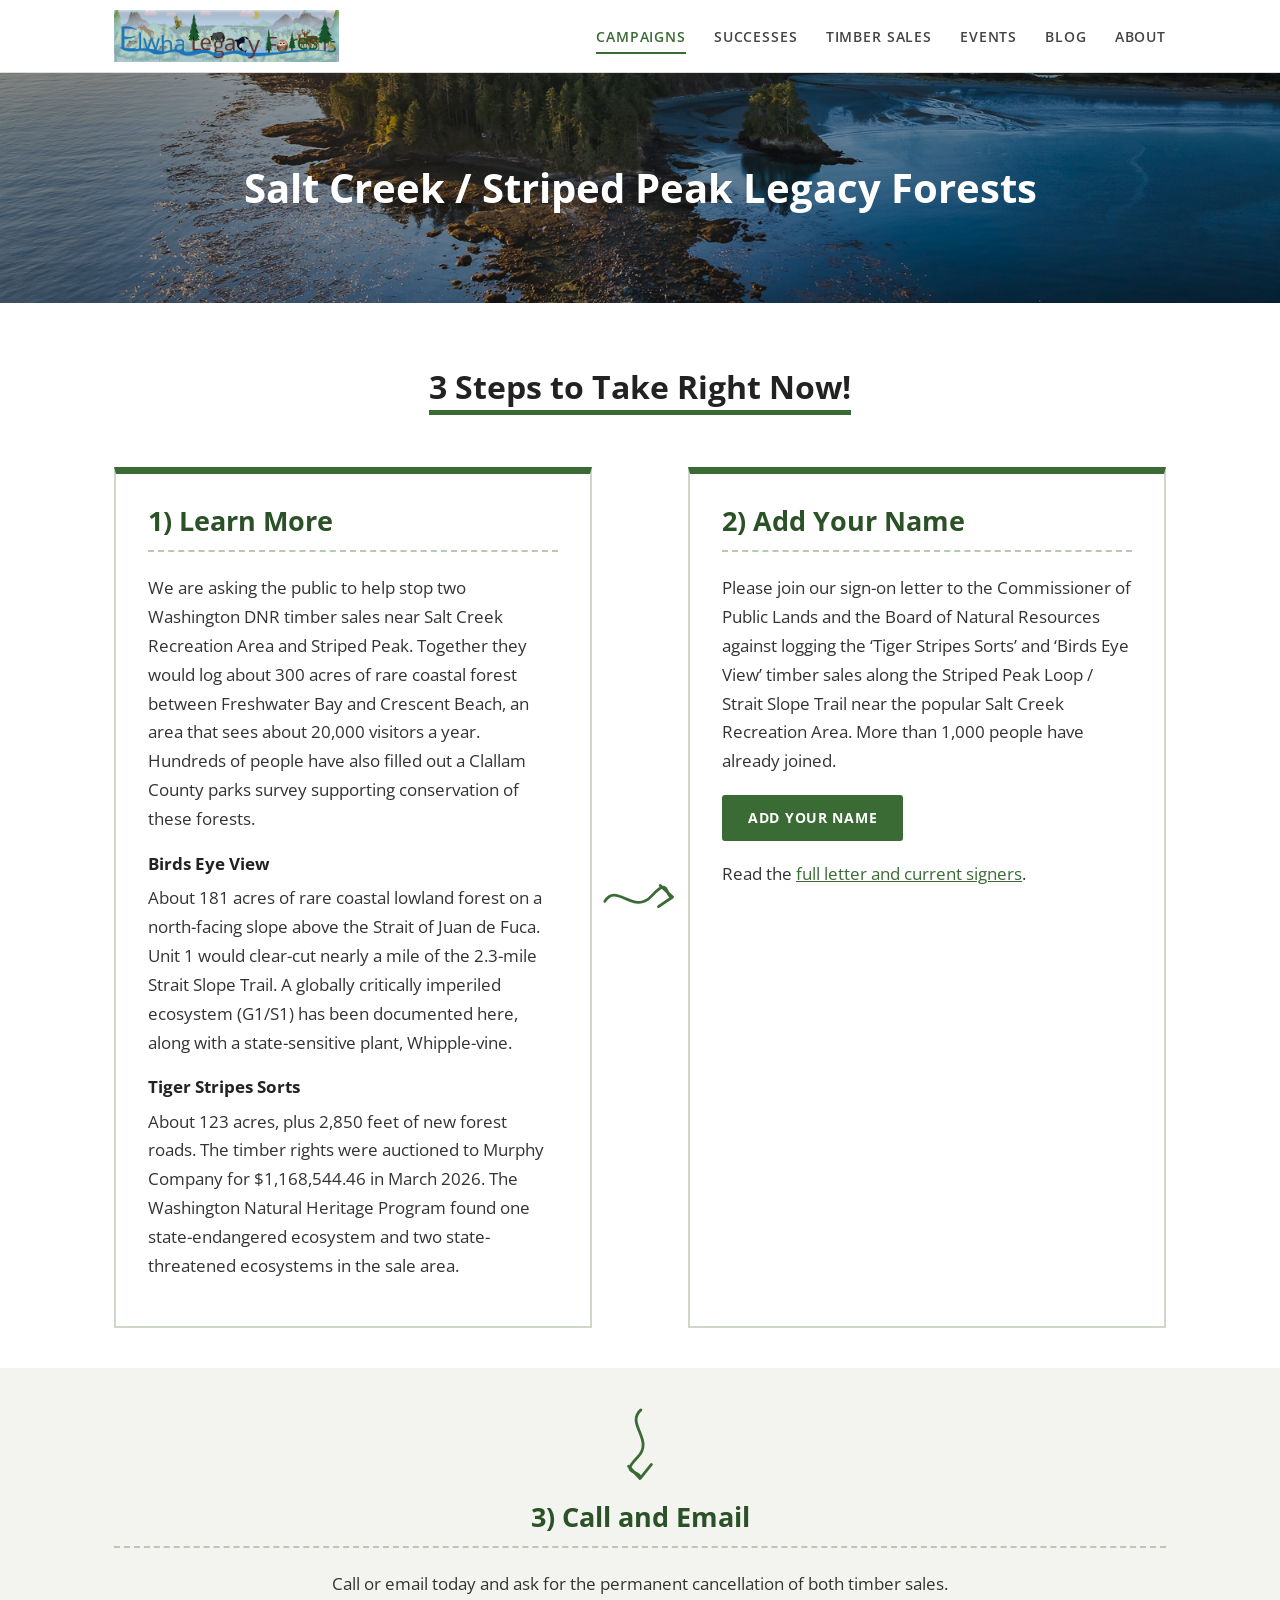
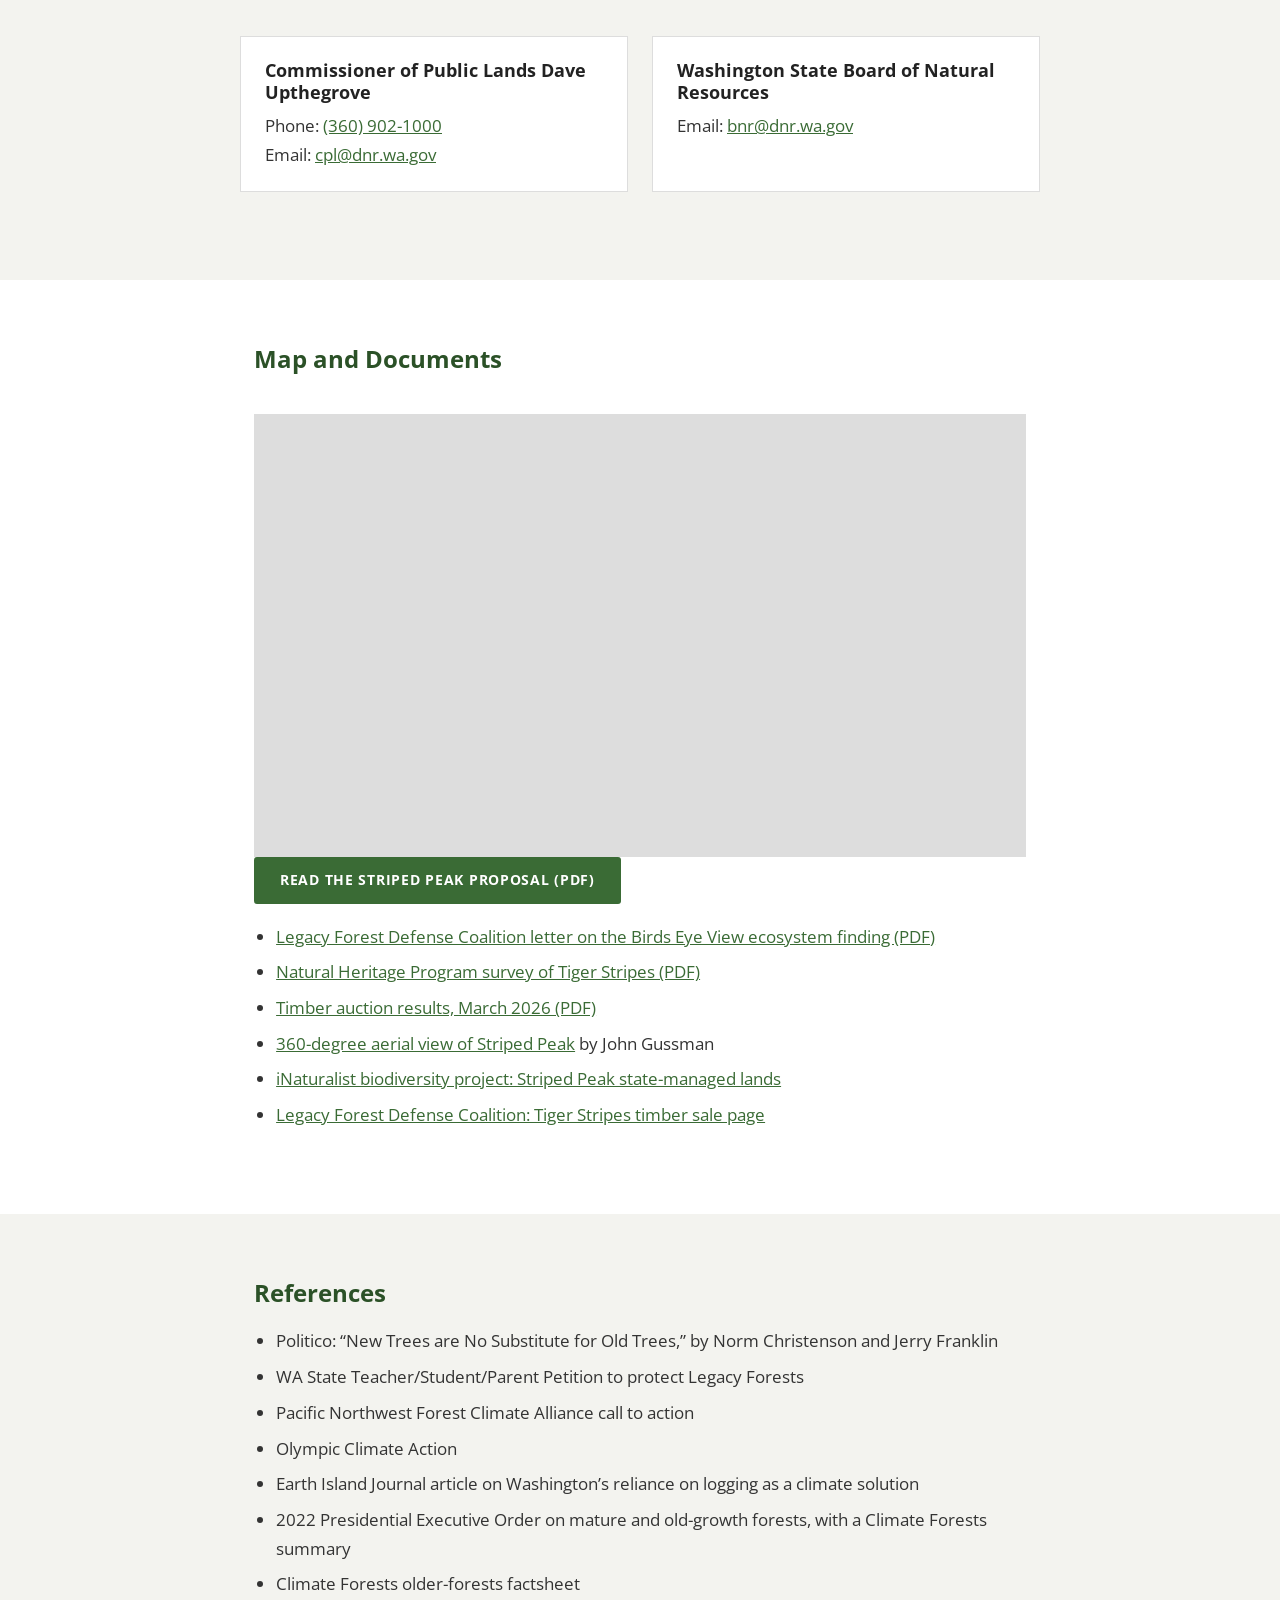
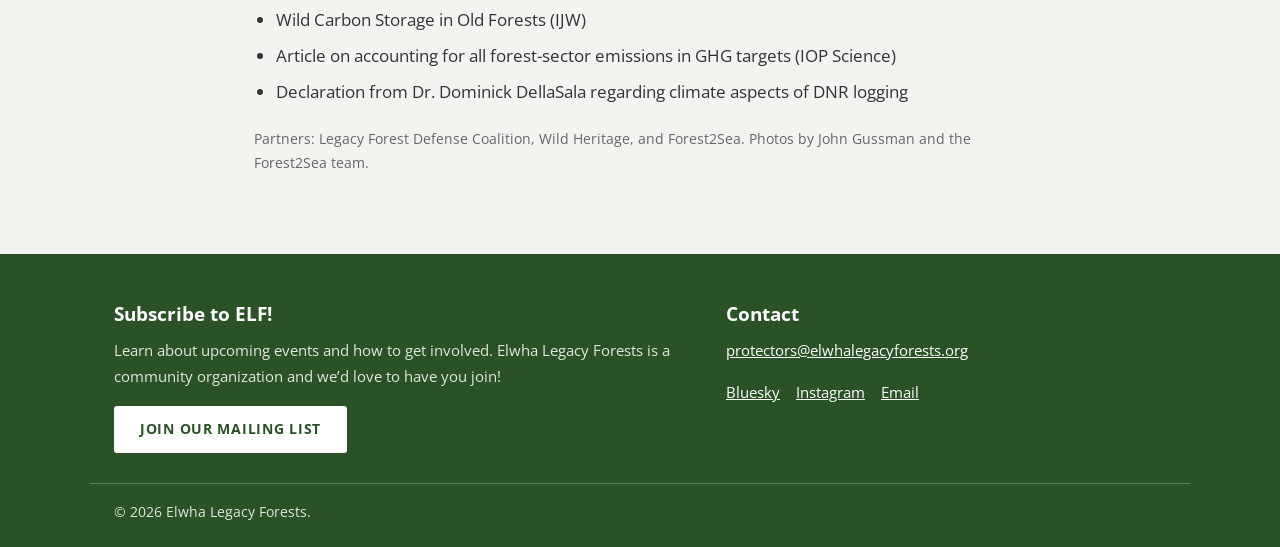
<file: elwha/salt-creek-striped-peak.html>
<!DOCTYPE html>
<html lang="en">
<head>
  <meta charset="utf-8">
  <meta name="viewport" content="width=device-width, initial-scale=1">
  <title>Salt Creek / Striped Peak – Elwha Legacy Forests</title>
  <link rel="preconnect" href="https://fonts.googleapis.com">
  <link rel="preconnect" href="https://fonts.gstatic.com" crossorigin>
  <link href="https://fonts.googleapis.com/css2?family=Open+Sans:wght@400;600;700;800&display=swap" rel="stylesheet">
  <link rel="stylesheet" href="style.css?v=5">
</head>
<body>

<header class="site-header">
  <div class="wrap">
    <a class="brand" href="index.html"><img src="photos/elwhalogo.png" alt="Elwha Legacy Forests"></a>
    <button class="nav-toggle" aria-label="Menu" aria-expanded="false">Menu</button>
    <ul class="nav">
      <li class="has-sub"><a href="index.html#campaigns" aria-current="page">Campaigns</a>
        <ul class="sub">
          <li><a href="elwha-river-watershed.html">Elwha River Watershed</a></li>
          <li><a href="salt-creek-striped-peak.html">Salt Creek / Striped Peak</a></li>
        </ul>
      </li>
      <li><a href="successes.html">Successes</a></li>
      <li><a href="timber-sales.html">Timber Sales</a></li>
      <li><a href="events.html">Events</a></li>
      <li><a href="blog.html">Blog</a></li>
      <li><a href="about.html">About</a></li>
    </ul>
  </div>
</header>

<main>

  <div class="campaign-hero small">
    <img src="photos/saltcreek.jpg" alt="Salt Creek and Striped Peak legacy forest">
    <h1>Salt Creek / Striped Peak Legacy Forests</h1>
  </div>

  <section class="steps">
    <div class="wrap">
      <h2 class="section-title">3 Steps to Take Right Now!</h2>

      <div class="steps-grid">

        <div class="step">
          <h3>1) Learn More</h3>
          <p>We are asking the public to help stop two Washington DNR timber sales near Salt Creek Recreation Area and Striped Peak. Together they would log about 300 acres of rare coastal forest between Freshwater Bay and Crescent Beach, an area that sees about 20,000 visitors a year. Hundreds of people have also filled out a Clallam County parks survey supporting conservation of these forests.</p>

          <h4>Birds Eye View</h4>
          <p>About 181 acres of rare coastal lowland forest on a north-facing slope above the Strait of Juan de Fuca. Unit 1 would clear-cut nearly a mile of the 2.3-mile Strait Slope Trail. A globally critically imperiled ecosystem (G1/S1) has been documented here, along with a state-sensitive plant, Whipple-vine.</p>

          <h4>Tiger Stripes Sorts</h4>
          <p>About 123 acres, plus 2,850 feet of new forest roads. The timber rights were auctioned to Murphy Company for $1,168,544.46 in March 2026. The Washington Natural Heritage Program found one state-endangered ecosystem and two state-threatened ecosystems in the sale area.</p>
        </div>

        <div class="step-arrow" aria-hidden="true">
          <svg viewBox="0 0 90 50" width="80" height="44" fill="none" stroke="currentColor" stroke-width="3.2" stroke-linecap="round" stroke-linejoin="round"><path d="M5 30 C 18 8, 38 46, 58 24 S 74 22, 80 25"/><path d="M68 12 L 82 25 L 66 36"/></svg>
        </div>

        <div class="step">
          <h3>2) Add Your Name</h3>
          <p>Please join our sign-on letter to the Commissioner of Public Lands and the Board of Natural Resources against logging the ‘Tiger Stripes Sorts’ and ‘Birds Eye View’ timber sales along the Striped Peak Loop / Strait Slope Trail near the popular Salt Creek Recreation Area. More than 1,000 people have already joined.</p>
          <p><a class="btn" href="https://docs.google.com/forms/d/e/1FAIpQLSf--j2KpRMeKrNz3nE8H5NejMdi2MxdyQrUgmyaBSbgrZEVzA/viewform">Add Your Name</a></p>
          <p>Read the <a href="https://docs.google.com/document/d/1_oEMpCbYCjBtJgdey5erDBlAqvCpG42aDJ449bY4Tuc/">full letter and current signers</a>.</p>
        </div>

      </div>
    </div>
  </section>

  <section class="alt" id="call-email">
    <div class="wrap">
      <div class="step-arrow-down" aria-hidden="true">
        <svg viewBox="0 0 50 90" width="44" height="80" fill="none" stroke="currentColor" stroke-width="3.2" stroke-linecap="round" stroke-linejoin="round"><path d="M26 4 C 8 20, 42 38, 22 58 S 24 72, 25 80"/><path d="M12 68 L 25 82 L 38 66"/></svg>
      </div>
      <h3 class="step-title step-head center">3) Call and Email</h3>
      <p class="lede">Call or email today and ask for the permanent cancellation of both timber sales.</p>
      <div class="contact-grid">
        <div class="contact-card">
          <h4>Commissioner of Public Lands Dave Upthegrove</h4>
          <p>Phone: <a href="tel:+13609021000">(360) 902-1000</a><br>
          Email: <a href="mailto:cpl@dnr.wa.gov">cpl@dnr.wa.gov</a></p>
        </div>
        <div class="contact-card">
          <h4>Washington State Board of Natural Resources</h4>
          <p>Email: <a href="mailto:bnr@dnr.wa.gov">bnr@dnr.wa.gov</a></p>
        </div>
      </div>
    </div>
  </section>

  <section id="more">
    <div class="wrap prose">
      <h3 class="step-title">Map and Documents</h3>
      <div class="map-frame">
        <iframe src="https://www.google.com/maps/d/embed?mid=1MM5FO6ZsCvfNzuZ39q_Is9gvs1-E8oo&amp;hl=en&amp;ehbc=2E312F&amp;ll=48.15587065663667%2C-123.67507557518269&amp;z=13" title="Map of planned logging near Salt Creek and the Striped Peak Trail" loading="lazy"></iframe>
      </div>

      <p><a class="btn" href="https://elwhalegacyforests.org/wp-content/uploads/sites/18/2026/11/20261104-Striped-Peak-Proposal.pdf">Read the Striped Peak Proposal (PDF)</a></p>
      <ul>
        <li><a href="https://elwhalegacyforests.org/wp-content/uploads/sites/18/2026/10/20261002-LFDC-Letter_-CEGL000468-present-in-Birds-Eye-View-U1.pdf">Legacy Forest Defense Coalition letter on the Birds Eye View ecosystem finding (PDF)</a></li>
        <li><a href="https://elwhalegacyforests.org/wp-content/uploads/sites/18/2026/01/Natural-Heritage-Tiger-Stripes_FINAL.pdf">Natural Heritage Program survey of Tiger Stripes (PDF)</a></li>
        <li><a href="https://elwhalegacyforests.org/wp-content/uploads/sites/18/2026/03/202603-psl_ts_2603_results.pdf">Timber auction results, March 2026 (PDF)</a></li>
        <li><a href="https://dcproductions.com/stripedpeak360/">360-degree aerial view of Striped Peak</a> by John Gussman</li>
        <li><a href="https://www.inaturalist.org/projects/striped-peak-state-managed-lands">iNaturalist biodiversity project: Striped Peak state-managed lands</a></li>
        <li><a href="https://www.wlfdc.org/timber-sale/tiger-stripes">Legacy Forest Defense Coalition: Tiger Stripes timber sale page</a></li>
      </ul>
    </div>
  </section>

  <section class="alt" id="references">
    <div class="wrap prose">
      <h3 class="step-title">References</h3>
      <ul>
        <li>Politico: “New Trees are No Substitute for Old Trees,” by Norm Christenson and Jerry Franklin</li>
        <li>WA State Teacher/Student/Parent Petition to protect Legacy Forests</li>
        <li>Pacific Northwest Forest Climate Alliance call to action</li>
        <li>Olympic Climate Action</li>
        <li>Earth Island Journal article on Washington’s reliance on logging as a climate solution</li>
        <li>2022 Presidential Executive Order on mature and old-growth forests, with a Climate Forests summary</li>
        <li>Climate Forests older-forests factsheet</li>
        <li>Wild Carbon Storage in Old Forests (IJW)</li>
        <li>Article on accounting for all forest-sector emissions in GHG targets (IOP Science)</li>
        <li>Declaration from Dr. Dominick DellaSala regarding climate aspects of DNR logging</li>
      </ul>
      <p class="small">Partners: Legacy Forest Defense Coalition, Wild Heritage, and Forest2Sea. Photos by John Gussman and the Forest2Sea team.</p>
    </div>
  </section>

</main>

<footer class="site-footer">
  <div class="wrap footer-grid">
    <div>
      <h3>Subscribe to ELF!</h3>
      <p>Learn about upcoming events and how to get involved. Elwha Legacy Forests is a community organization and we’d love to have you join!</p>
      <a class="btn" href="mailto:protectors@elwhalegacyforests.org?subject=Add%20me%20to%20the%20mailing%20list">Join Our Mailing List</a>
    </div>
    <div>
      <h3>Contact</h3>
      <p><a href="mailto:protectors@elwhalegacyforests.org">protectors@elwhalegacyforests.org</a></p>
      <div class="social">
        <a href="https://bsky.app/profile/elwhalegacyforests.org">Bluesky</a>
        <a href="https://www.instagram.com/elwhalegacyforestscoalition/">Instagram</a>
        <a href="mailto:protectors@elwhalegacyforests.org">Email</a>
      </div>
    </div>
  </div>
  <div class="wrap legal">© 2026 Elwha Legacy Forests.</div>
</footer>

<script src="script.js?v=5"></script>
</body>
</html>
</file>
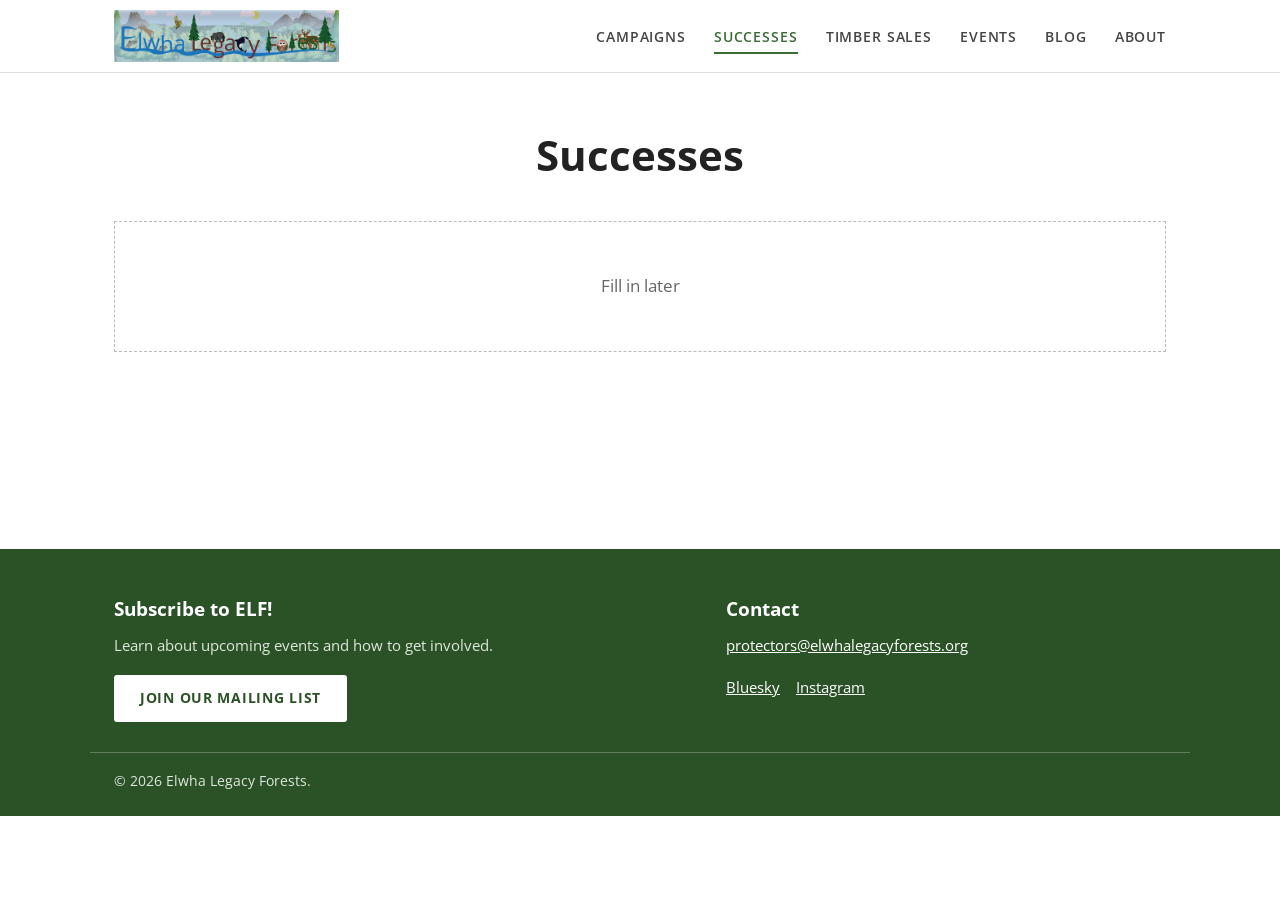
<file: elwha/successes.html>
<!DOCTYPE html>
<html lang="en">
<head>
  <meta charset="utf-8">
  <meta name="viewport" content="width=device-width, initial-scale=1">
  <title>Successes – Elwha Legacy Forests</title>
  <link rel="preconnect" href="https://fonts.googleapis.com">
  <link rel="preconnect" href="https://fonts.gstatic.com" crossorigin>
  <link href="https://fonts.googleapis.com/css2?family=Open+Sans:wght@400;600;700;800&display=swap" rel="stylesheet">
  <link rel="stylesheet" href="style.css?v=5">
</head>
<body>

<header class="site-header">
  <div class="wrap">
    <a class="brand" href="index.html"><img src="photos/elwhalogo.png" alt="Elwha Legacy Forests"></a>
    <button class="nav-toggle" aria-label="Menu" aria-expanded="false">Menu</button>
    <ul class="nav">
      <li class="has-sub"><a href="index.html#campaigns">Campaigns</a>
        <ul class="sub">
          <li><a href="elwha-river-watershed.html">Elwha River Watershed</a></li>
          <li><a href="salt-creek-striped-peak.html">Salt Creek / Striped Peak</a></li>
        </ul>
      </li>
      <li><a href="successes.html" aria-current="page">Successes</a></li>
      <li><a href="timber-sales.html">Timber Sales</a></li>
      <li><a href="events.html">Events</a></li>
      <li><a href="blog.html">Blog</a></li>
      <li><a href="about.html">About</a></li>
    </ul>
  </div>
</header>

<main>
  <div class="page-hero"><div class="wrap"><h1>Successes</h1></div></div>
  <section class="page-body"><div class="wrap"><div class="placeholder">Fill in later</div></div></section>
</main>

<footer class="site-footer">
  <div class="wrap footer-grid">
    <div>
      <h3>Subscribe to ELF!</h3>
      <p>Learn about upcoming events and how to get involved.</p>
      <a class="btn" href="mailto:protectors@elwhalegacyforests.org?subject=Add%20me%20to%20the%20mailing%20list">Join Our Mailing List</a>
    </div>
    <div>
      <h3>Contact</h3>
      <p><a href="mailto:protectors@elwhalegacyforests.org">protectors@elwhalegacyforests.org</a></p>
      <div class="social">
        <a href="https://bsky.app/profile/elwhalegacyforests.org">Bluesky</a>
        <a href="https://www.instagram.com/elwhalegacyforestscoalition/">Instagram</a>
      </div>
    </div>
  </div>
  <div class="wrap legal">© 2026 Elwha Legacy Forests.</div>
</footer>
<script src="script.js?v=5"></script>
</body>
</html>
</file>
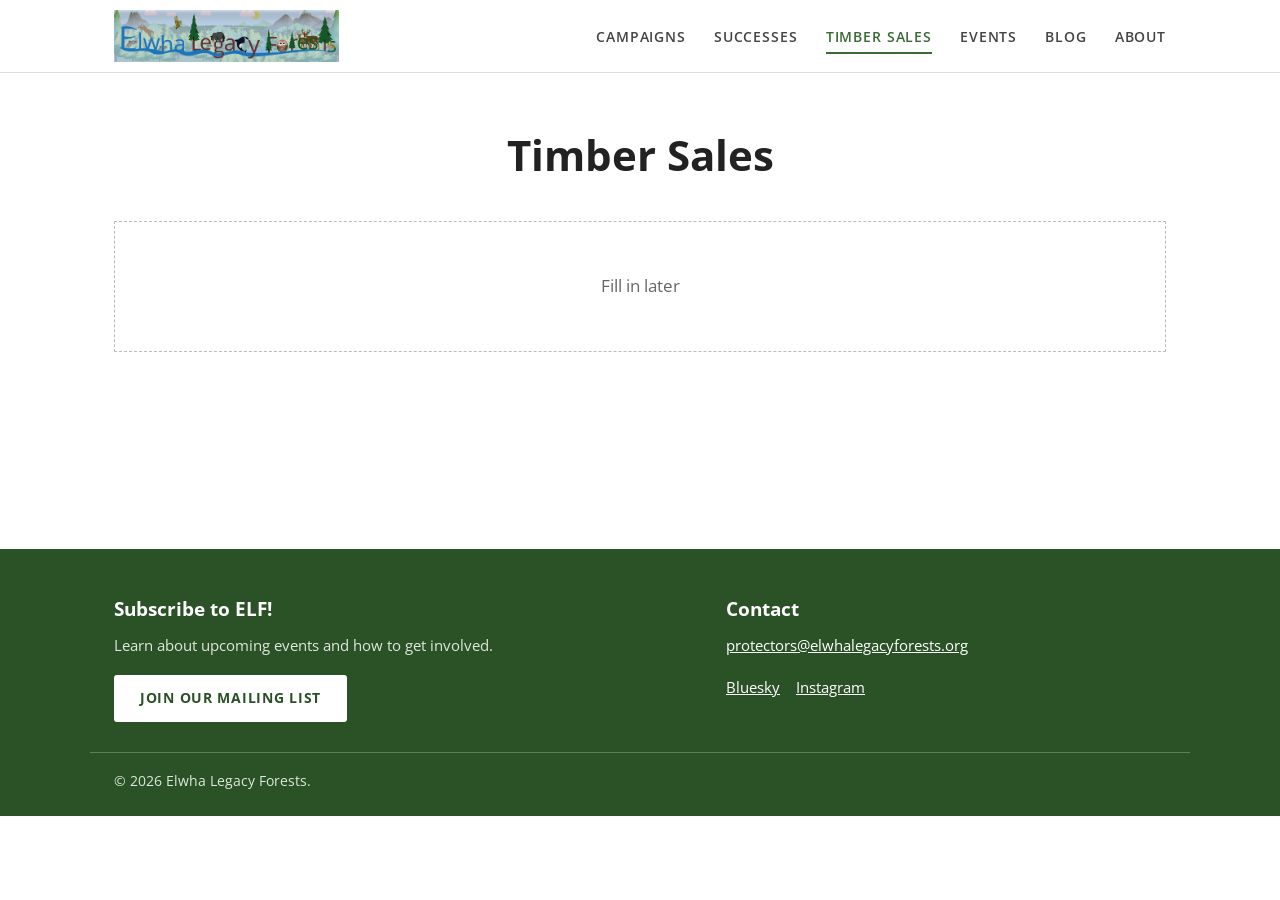
<file: elwha/timber-sales.html>
<!DOCTYPE html>
<html lang="en">
<head>
  <meta charset="utf-8">
  <meta name="viewport" content="width=device-width, initial-scale=1">
  <title>Timber Sales – Elwha Legacy Forests</title>
  <link rel="preconnect" href="https://fonts.googleapis.com">
  <link rel="preconnect" href="https://fonts.gstatic.com" crossorigin>
  <link href="https://fonts.googleapis.com/css2?family=Open+Sans:wght@400;600;700;800&display=swap" rel="stylesheet">
  <link rel="stylesheet" href="style.css?v=5">
</head>
<body>

<header class="site-header">
  <div class="wrap">
    <a class="brand" href="index.html"><img src="photos/elwhalogo.png" alt="Elwha Legacy Forests"></a>
    <button class="nav-toggle" aria-label="Menu" aria-expanded="false">Menu</button>
    <ul class="nav">
      <li class="has-sub"><a href="index.html#campaigns">Campaigns</a>
        <ul class="sub">
          <li><a href="elwha-river-watershed.html">Elwha River Watershed</a></li>
          <li><a href="salt-creek-striped-peak.html">Salt Creek / Striped Peak</a></li>
        </ul>
      </li>
      <li><a href="successes.html">Successes</a></li>
      <li><a href="timber-sales.html" aria-current="page">Timber Sales</a></li>
      <li><a href="events.html">Events</a></li>
      <li><a href="blog.html">Blog</a></li>
      <li><a href="about.html">About</a></li>
    </ul>
  </div>
</header>

<main>
  <div class="page-hero"><div class="wrap"><h1>Timber Sales</h1></div></div>
  <section class="page-body"><div class="wrap"><div class="placeholder">Fill in later</div></div></section>
</main>

<footer class="site-footer">
  <div class="wrap footer-grid">
    <div>
      <h3>Subscribe to ELF!</h3>
      <p>Learn about upcoming events and how to get involved.</p>
      <a class="btn" href="mailto:protectors@elwhalegacyforests.org?subject=Add%20me%20to%20the%20mailing%20list">Join Our Mailing List</a>
    </div>
    <div>
      <h3>Contact</h3>
      <p><a href="mailto:protectors@elwhalegacyforests.org">protectors@elwhalegacyforests.org</a></p>
      <div class="social">
        <a href="https://bsky.app/profile/elwhalegacyforests.org">Bluesky</a>
        <a href="https://www.instagram.com/elwhalegacyforestscoalition/">Instagram</a>
      </div>
    </div>
  </div>
  <div class="wrap legal">© 2026 Elwha Legacy Forests.</div>
</footer>
<script src="script.js?v=5"></script>
</body>
</html>
</file>
<file: elwha/style.css>
:root {
  --green: #3a6b35;  --green-dark: #2b5127;  --text: #333333;
  --muted: #666666;
  --light: #f3f3ef;  --line: #dddddd;
  --maxw: 1100px;
}

* { box-sizing: border-box; }
body {
  margin: 0;
  font-family: "Open Sans", Arial, Helvetica, sans-serif;
  color: var(--text);
  background: #fff;
  line-height: 1.7;
  font-size: 17px;
}
img { max-width: 100%; display: block; }
a { color: var(--green); }
a:hover { color: var(--green-dark); }
h1, h2, h3, h4 { font-family: "Open Sans", Arial, Helvetica, sans-serif; font-weight: 700; line-height: 1.25; margin: 0 0 .6em; color: #222; }
h2 { font-size: 2rem; }
h3 { font-size: 1.4rem; }
p { margin: 0 0 1.1em; }
.wrap { max-width: var(--maxw); margin: 0 auto; padding: 0 24px; }

.site-header { background: #fff; border-bottom: 1px solid var(--line); position: sticky; top: 0; z-index: 50; }
.site-header .wrap { display: flex; align-items: center; justify-content: space-between; min-height: 72px; }
.brand { font-weight: 800; font-size: 1.35rem; color: var(--green-dark); text-decoration: none; text-transform: uppercase; letter-spacing: .03em; line-height: 1.1; }
.brand span { color: var(--green); }
.nav { display: flex; gap: 28px; list-style: none; margin: 0; padding: 0; }
.nav a { color: #444; text-decoration: none; font-weight: 600; font-size: .9rem; text-transform: uppercase; letter-spacing: .06em; padding: 6px 0; border-bottom: 2px solid transparent; }
.nav a:hover, .nav a[aria-current="page"] { color: var(--green); border-bottom-color: var(--green); }
.nav-toggle { display: none; background: none; border: 1px solid var(--line); padding: 8px 14px; font: inherit; font-size: .9rem; cursor: pointer; color: #444; }

.hero { position: relative; min-height: 86vh; display: flex; align-items: center; justify-content: center; text-align: center; color: #fff; background: #222; }
.hero > img { position: absolute; inset: 0; width: 100%; height: 100%; object-fit: cover; }
.hero::after { content: ""; position: absolute; inset: 0; background: rgba(0, 0, 0, .42); }
.hero-inner { position: relative; z-index: 2; max-width: 860px; padding: 70px 24px; }
.hero h1 { color: #fff; font-size: clamp(2.4rem, 6vw, 4rem); margin-bottom: .2em; }
.hero .tagline { font-size: 1.35rem; margin-bottom: 1.4em; }
.hero .def { font-size: 1rem; font-weight: 600; margin-bottom: 1em; }
.hero .fight { font-size: 1.5rem; font-weight: 700; margin: 1.2em 0 0; }

.btn { display: inline-block; padding: 11px 26px; background: var(--green); color: #fff; text-decoration: none; font-weight: 700; font-size: .9rem; text-transform: uppercase; letter-spacing: .05em; border-radius: 3px; border: 0; }
.btn:hover { background: var(--green-dark); color: #fff; }

section { padding: 64px 0; }
section.alt { background: var(--light); }
.section-title { text-align: center; margin-bottom: 1em; }
.center { text-align: center; }

.campaigns { padding-bottom: 0; }
.campaign-split { display: grid; grid-template-columns: 1fr 1fr; }
.campaign { display: block; color: var(--text); text-decoration: none; background: #fff; }
.campaign-photo { position: relative; height: clamp(300px, 42vw, 480px); overflow: hidden; background: #222; }
.campaign-photo img { width: 100%; height: 100%; object-fit: cover; }
.campaign-photo::after { content: ""; position: absolute; inset: 0; background: rgba(0, 0, 0, .35); transition: background .2s; }
.campaign:hover .campaign-photo::after { background: rgba(0, 0, 0, .5); }
.campaign-photo h3 { position: absolute; z-index: 2; inset: 0; display: flex; align-items: center; justify-content: center; text-align: center; margin: 0; padding: 0 24px; color: #fff; font-size: clamp(1.7rem, 3.4vw, 2.6rem); }
.campaign-body { padding: 26px 28px 36px; text-align: center; background: var(--light); }
.campaign-body p { margin-bottom: 1em; }

.updates-list { list-style: none; margin: 0 auto; padding: 0; max-width: 900px; }
.updates-list li { padding: 18px 0; border-bottom: 1px solid var(--line); }
.updates-list li:last-child { border-bottom: 0; }
.updates-list strong { color: #222; }

.two-col { display: grid; grid-template-columns: 1fr 1fr; gap: 48px; align-items: start; }
.two-col.center-v { align-items: center; }

.video { position: relative; aspect-ratio: 16 / 9; background: #000; }
.video iframe { position: absolute; inset: 0; width: 100%; height: 100%; border: 0; }

.lede { max-width: 720px; margin: 0 auto 2.2em; text-align: center; }
.forest-grid { display: grid; grid-template-columns: repeat(3, 1fr); gap: 28px 24px; text-align: center; }
.forest { display: block; text-decoration: none; color: var(--text); padding: 22px 12px; border: 1px solid var(--line); background: #fff; }
.forest:hover { border-color: var(--green); }
.forest b { display: block; font-size: 1.1rem; color: #222; }
.forest span { color: var(--muted); font-size: .95rem; }
.map-frame { margin-top: 40px; aspect-ratio: 16 / 9; background: #ddd; }
.map-frame iframe { width: 100%; height: 100%; border: 0; }
.caption { text-align: center; color: var(--muted); font-size: .92rem; margin-top: 10px; }

.prose { max-width: 820px; margin: 0 auto; }

.page-hero { padding: 56px 0 8px; text-align: center; }
.page-hero h1 { font-size: 2.6rem; margin: 0; }
.page-hero p { margin: .6em 0 0; color: var(--muted); }
.page-body { padding-top: 32px; min-height: 40vh; }
.placeholder { text-align: center; color: var(--muted); padding: 50px 20px; border: 1px dashed #bbb; }
.partner-list { list-style: disc; padding-left: 1.2em; margin: 10px 0 0; }
.partner-list a { background: none; }

.site-footer { background: var(--green-dark); color: #dfe8dc; padding: 48px 0 24px; font-size: .95rem; }
.site-footer h3 { color: #fff; font-size: 1.2rem; }
.site-footer a { color: #fff; }
.footer-grid { display: grid; grid-template-columns: 1.3fr 1fr; gap: 40px; }
.site-footer .btn { background: #fff; color: var(--green-dark); }
.site-footer .btn:hover { background: var(--light); }
.social { display: flex; gap: 16px; flex-wrap: wrap; }
.legal { border-top: 1px solid rgba(255, 255, 255, .25); margin-top: 30px; padding-top: 16px; font-size: .85rem; }

@media (max-width: 900px) {
  .two-col, .footer-grid { grid-template-columns: 1fr; gap: 28px; }
  .forest-grid { grid-template-columns: 1fr 1fr; }
  .nav-toggle { display: block; }
  .nav { display: none; position: absolute; top: 72px; left: 0; right: 0; flex-direction: column; gap: 0; background: #fff; border-bottom: 1px solid var(--line); padding: 8px 24px 16px; }
  .nav.open { display: flex; }
  .nav a { display: block; padding: 12px 0; border-bottom: 1px solid var(--line); }
}
@media (max-width: 640px) {
  body { font-size: 16px; }
  .campaign-split { grid-template-columns: 1fr; }
  .forest-grid { grid-template-columns: 1fr; }
  section { padding: 44px 0; }
  .hero { min-height: 78vh; }
}

.brand img { height: 52px; width: auto; display: block; }

.intro { padding: 48px 0 40px; }
.intro .prose { max-width: 860px; }
.intro p { font-size: 1.05rem; }
.intro .fight { font-size: 1.5rem; font-weight: 700; color: var(--green-dark); margin: 1em 0 0; }

.campaign-hero { position: relative; height: clamp(260px, 42vw, 460px); background: #222; display: flex; align-items: center; justify-content: center; }
.campaign-hero img { position: absolute; inset: 0; width: 100%; height: 100%; object-fit: cover; }
.campaign-hero::after { content: ""; position: absolute; inset: 0; background: rgba(0, 0, 0, .35); }
.campaign-hero h1 { position: relative; z-index: 2; color: #fff; font-size: clamp(2rem, 5vw, 3.4rem); margin: 0; text-align: center; padding: 0 24px; }
.steps .section-title { margin-bottom: 1.2em; }
.step h3, .step-title { color: var(--green-dark); font-size: 1.5rem; }
.step-title { margin-bottom: .8em; }
.prose h4 { margin: 1.8em 0 .5em; font-size: 1.15rem; }
.prose ul, .prose ol { margin: 0 0 1.2em; padding-left: 1.3em; }
.prose li { margin-bottom: .4em; }
figure { margin: 1.4em 0; }
figure img { width: 100%; height: auto; }
figcaption { font-size: .88rem; color: var(--muted); margin-top: 6px; }
.petition-embed { margin: 1em 0; min-height: 200px; }
.small { font-size: .88rem; color: var(--muted); }

.report-cover { display: block; max-width: 320px; margin: 0 0 1em; }
.report-cover img { width: 100%; height: auto; border: 1px solid var(--line); }

.contact-grid { display: grid; grid-template-columns: 1fr 1fr; gap: 24px; max-width: 800px; margin: 0 auto 1.4em; }
.contact-card { background: #fff; border: 1px solid var(--line); padding: 22px 24px; }
.contact-card h4 { margin: 0 0 .5em; font-size: 1.1rem; }
.contact-card p { margin: 0; }
@media (max-width: 640px) { .contact-grid { grid-template-columns: 1fr; } }

section.intro { padding: 26px 0 0; }
.intro .prose { max-width: 1300px; }
.intro p { margin-bottom: .7em; }
.intro .fight { margin: .5em 0 0; }
section.campaigns { padding-top: 14px; }

.nav .has-sub { position: relative; }
.nav .sub { display: none; position: absolute; top: 100%; left: -14px; min-width: 250px; list-style: none; margin: 0; padding: 6px 0; background: #fff; border: 1px solid var(--line); border-top: 3px solid var(--green); box-shadow: 0 6px 14px rgba(0,0,0,.12); z-index: 60; }
.nav .has-sub:hover .sub, .nav .has-sub:focus-within .sub { display: block; }
.nav .sub a { display: block; padding: 10px 18px; border-bottom: 0; text-transform: none; letter-spacing: 0; font-size: .95rem; white-space: nowrap; }
.nav .sub a:hover { background: var(--light); color: var(--green); }

.steps .section-title { margin-bottom: 60px; text-decoration: underline; text-decoration-color: var(--green); text-decoration-thickness: 5px; text-underline-offset: 11px; }
.step h3, .step-head { font-size: 1.7rem; color: var(--green-dark); margin: 0 0 .8em; padding-bottom: .45em; border-bottom: 2px dashed #b9c8b0; }

.steps-grid { display: grid; grid-template-columns: 1fr 96px 1fr; align-items: stretch; }
.step { background: #fff; border: 2px solid #cfd8c8; border-top: 7px solid var(--green); padding: 30px 32px 26px; }
.step-arrow { display: flex; align-items: center; justify-content: center; color: var(--green); }
.step-arrow-down { text-align: center; color: var(--green); margin: -26px 0 14px; line-height: 0; }
.step-head { text-align: left; }
.step-head.center { text-align: center; }
.steps { padding-bottom: 40px; }

.campaign-hero.small { height: clamp(150px, 19vw, 230px); }
.campaign-hero.small h1 { font-size: clamp(1.6rem, 3.6vw, 2.5rem); }

@media (max-width: 900px) {
  .steps-grid { grid-template-columns: 1fr; }
  .step-arrow { height: 76px; }
  .step-arrow svg { transform: rotate(90deg); }
  .nav .sub { display: block; position: static; border: 0; box-shadow: none; padding: 0 0 0 16px; min-width: 0; }
  .nav .sub a { padding: 10px 0; border-bottom: 1px solid var(--line); }
}
@media (max-width: 640px) { .step { padding: 24px 20px 20px; } }
</file>
